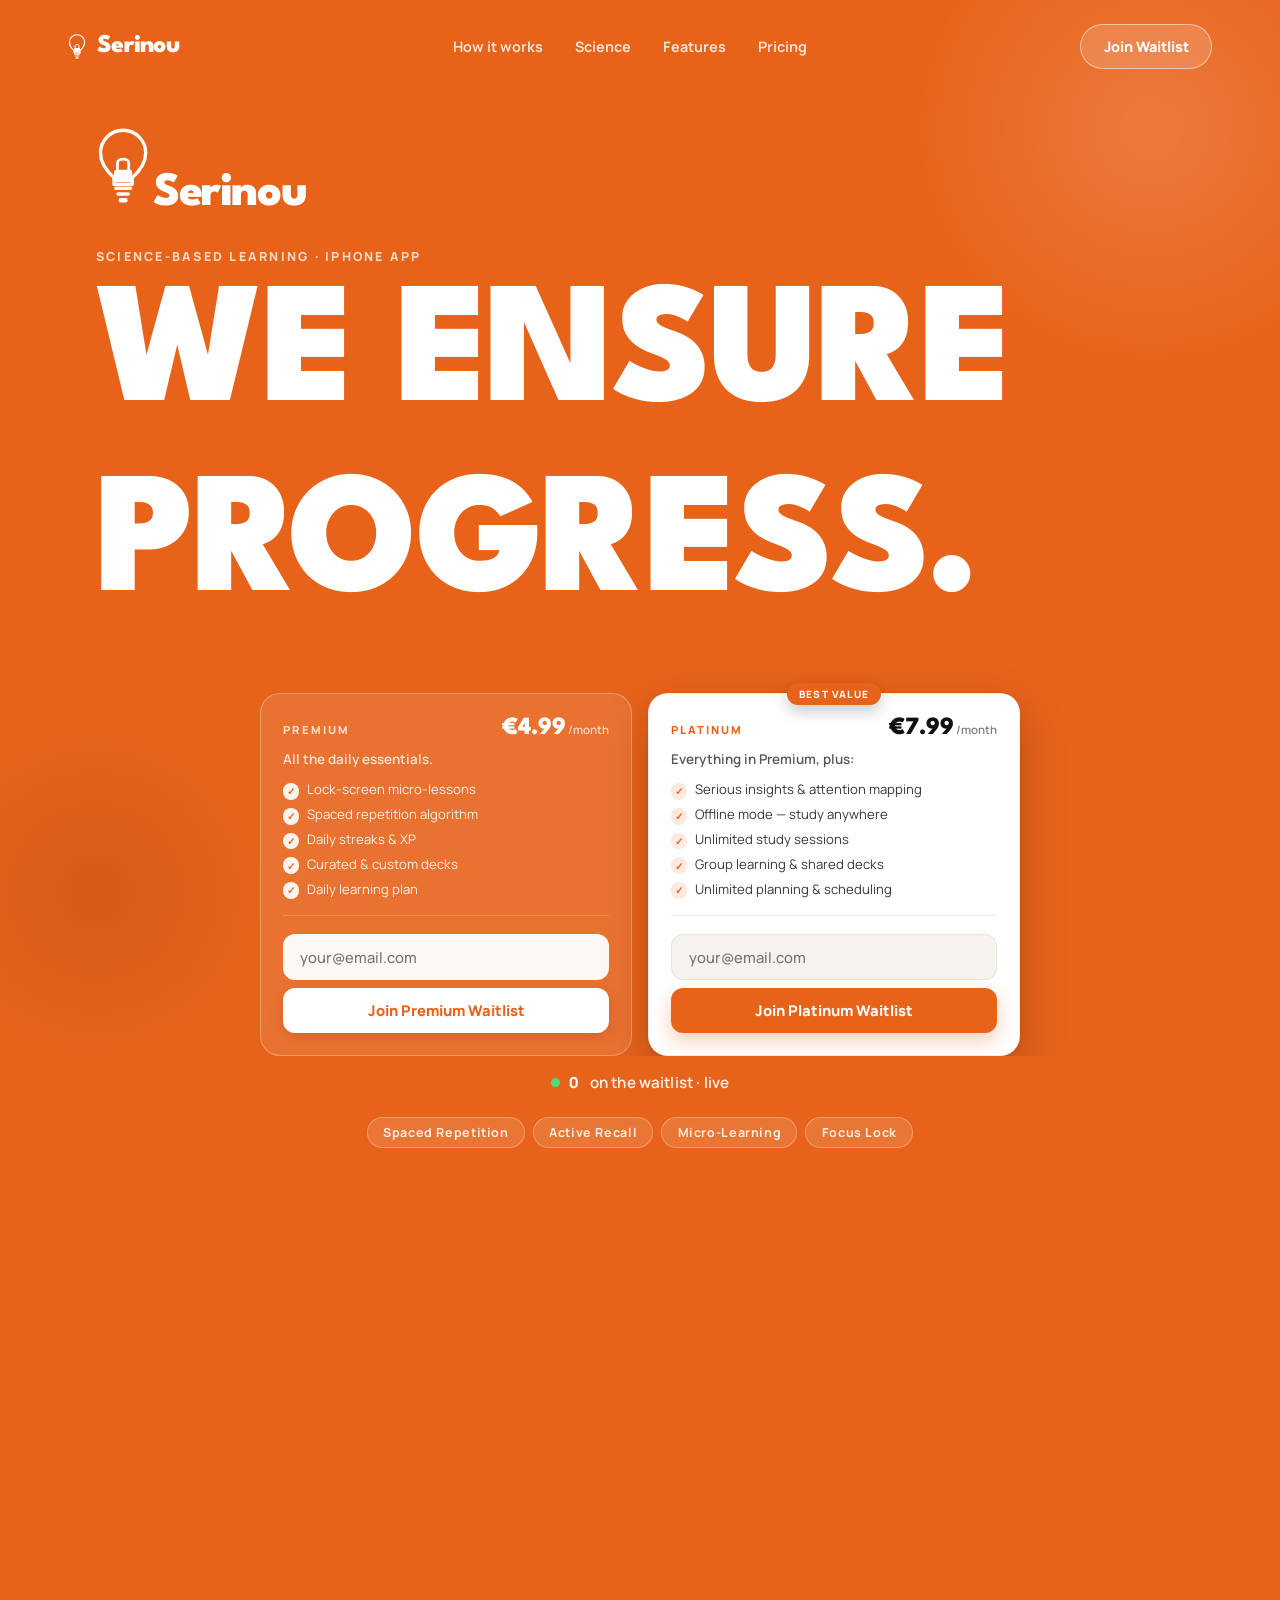
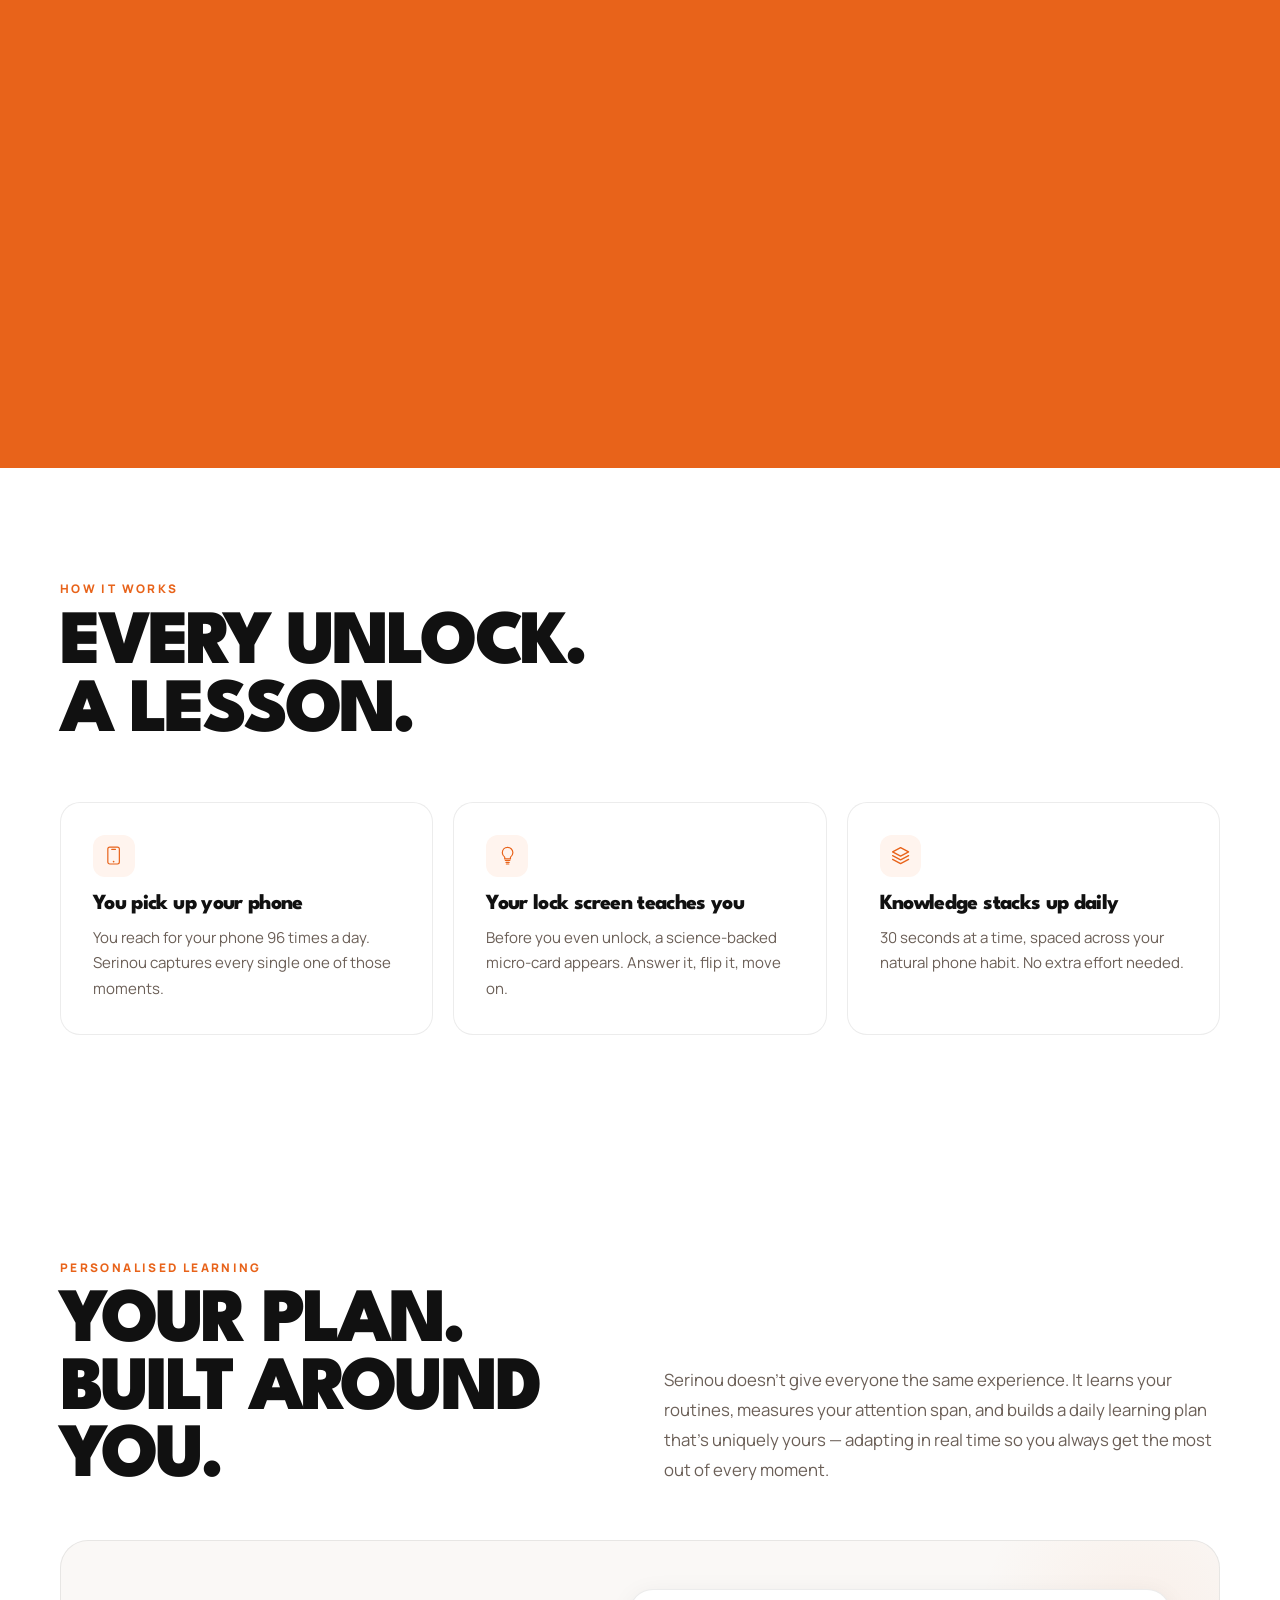
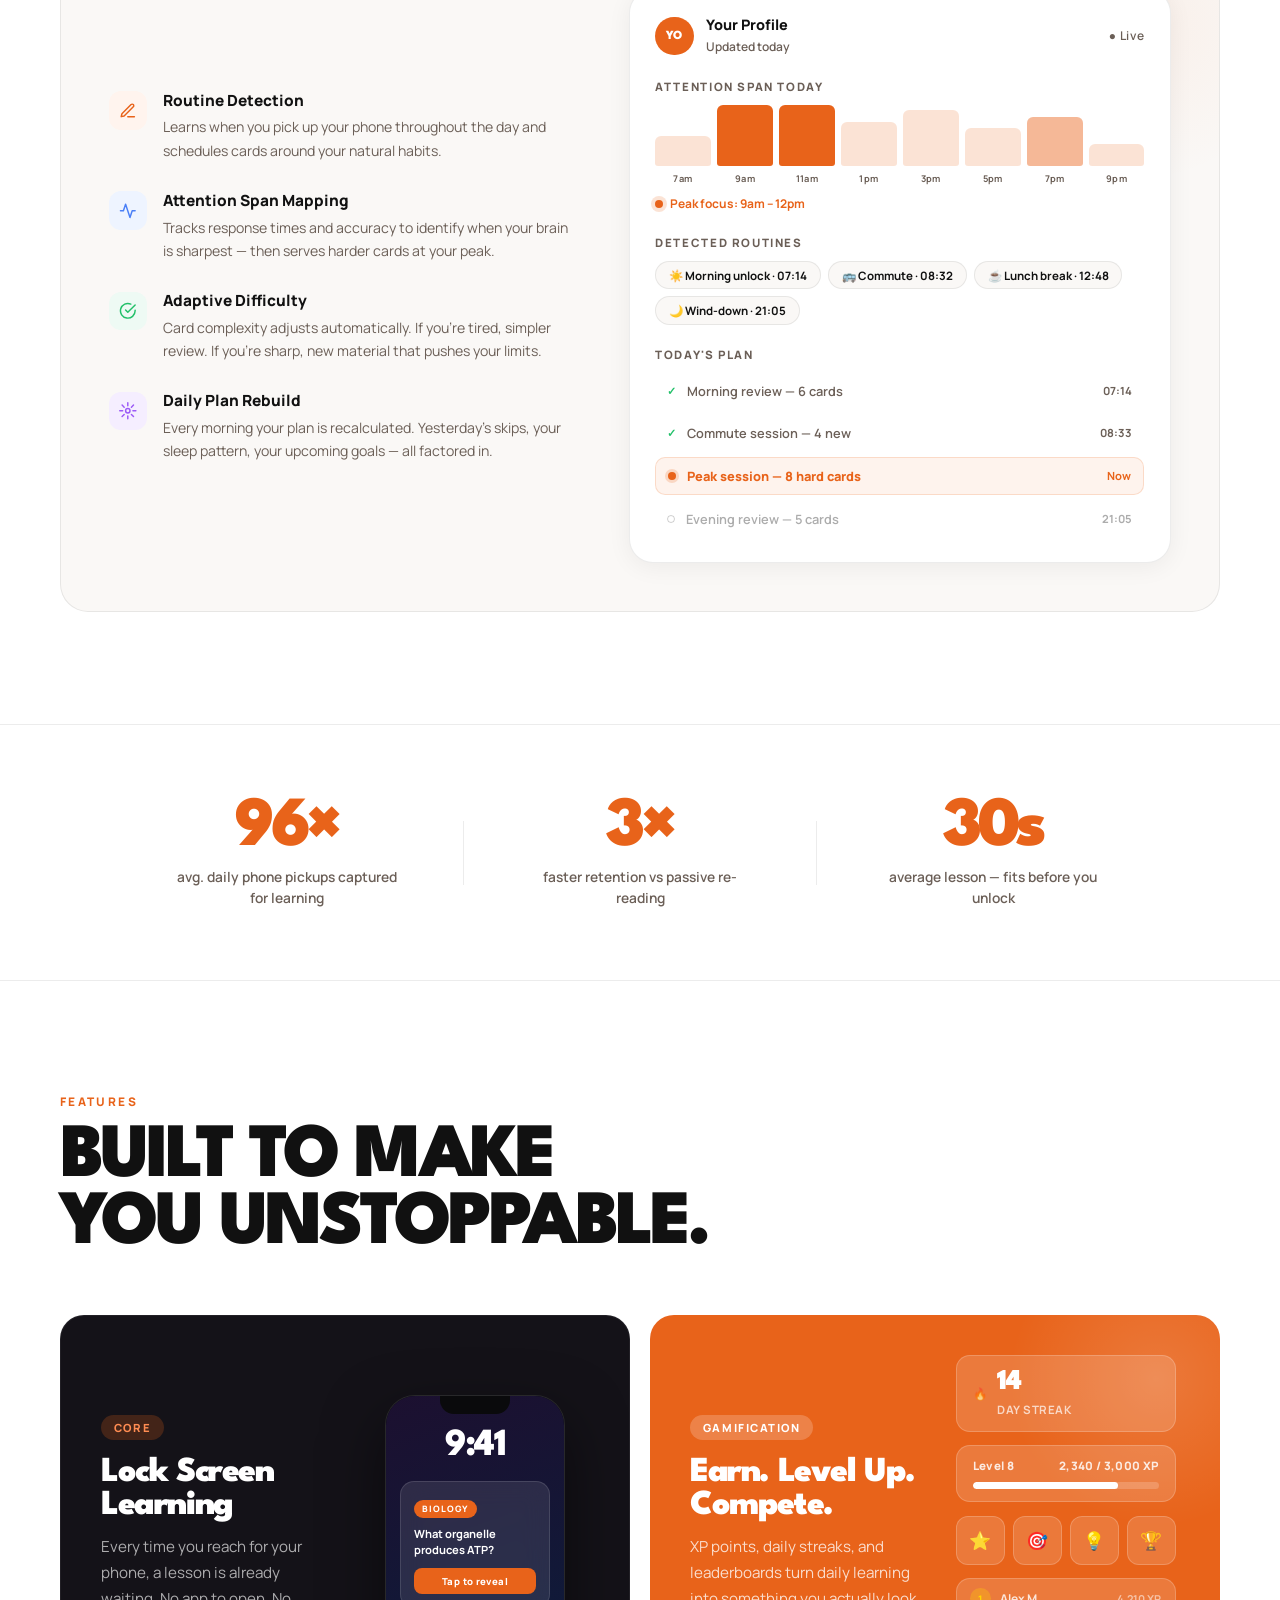
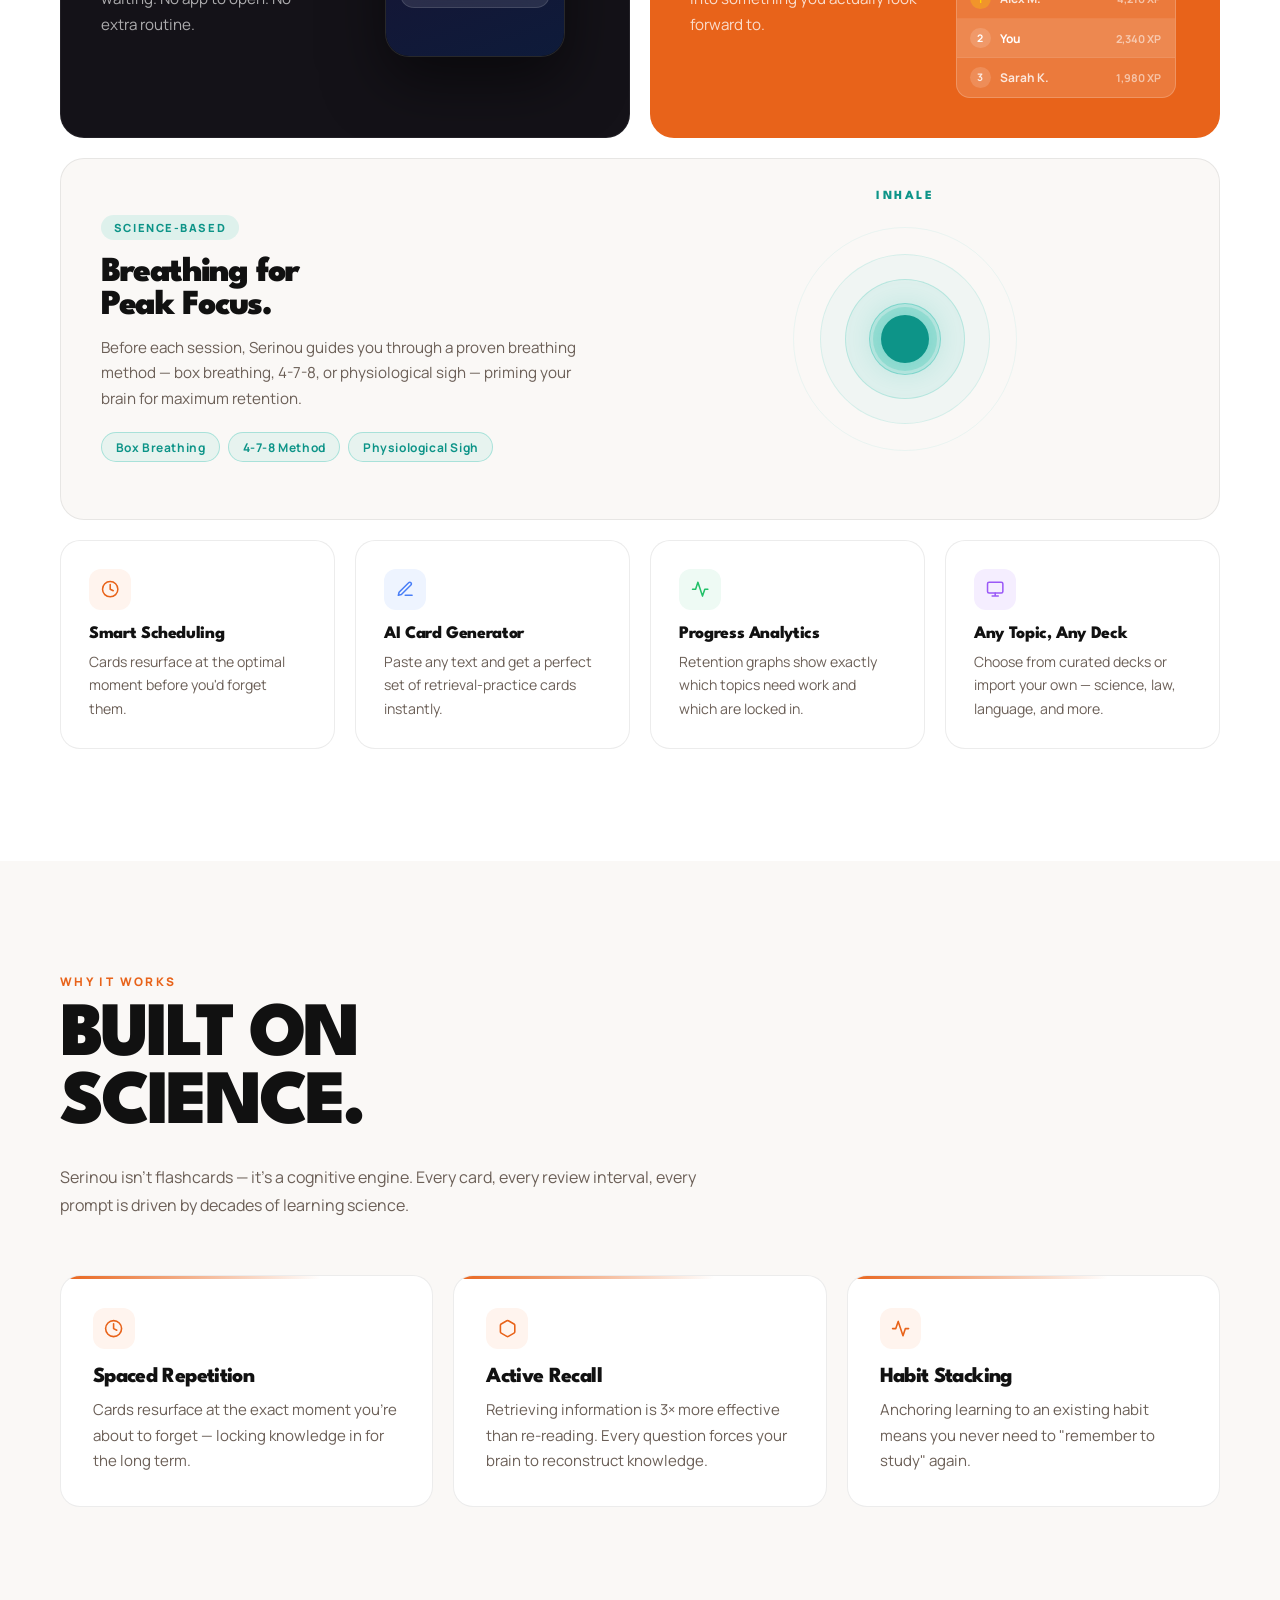
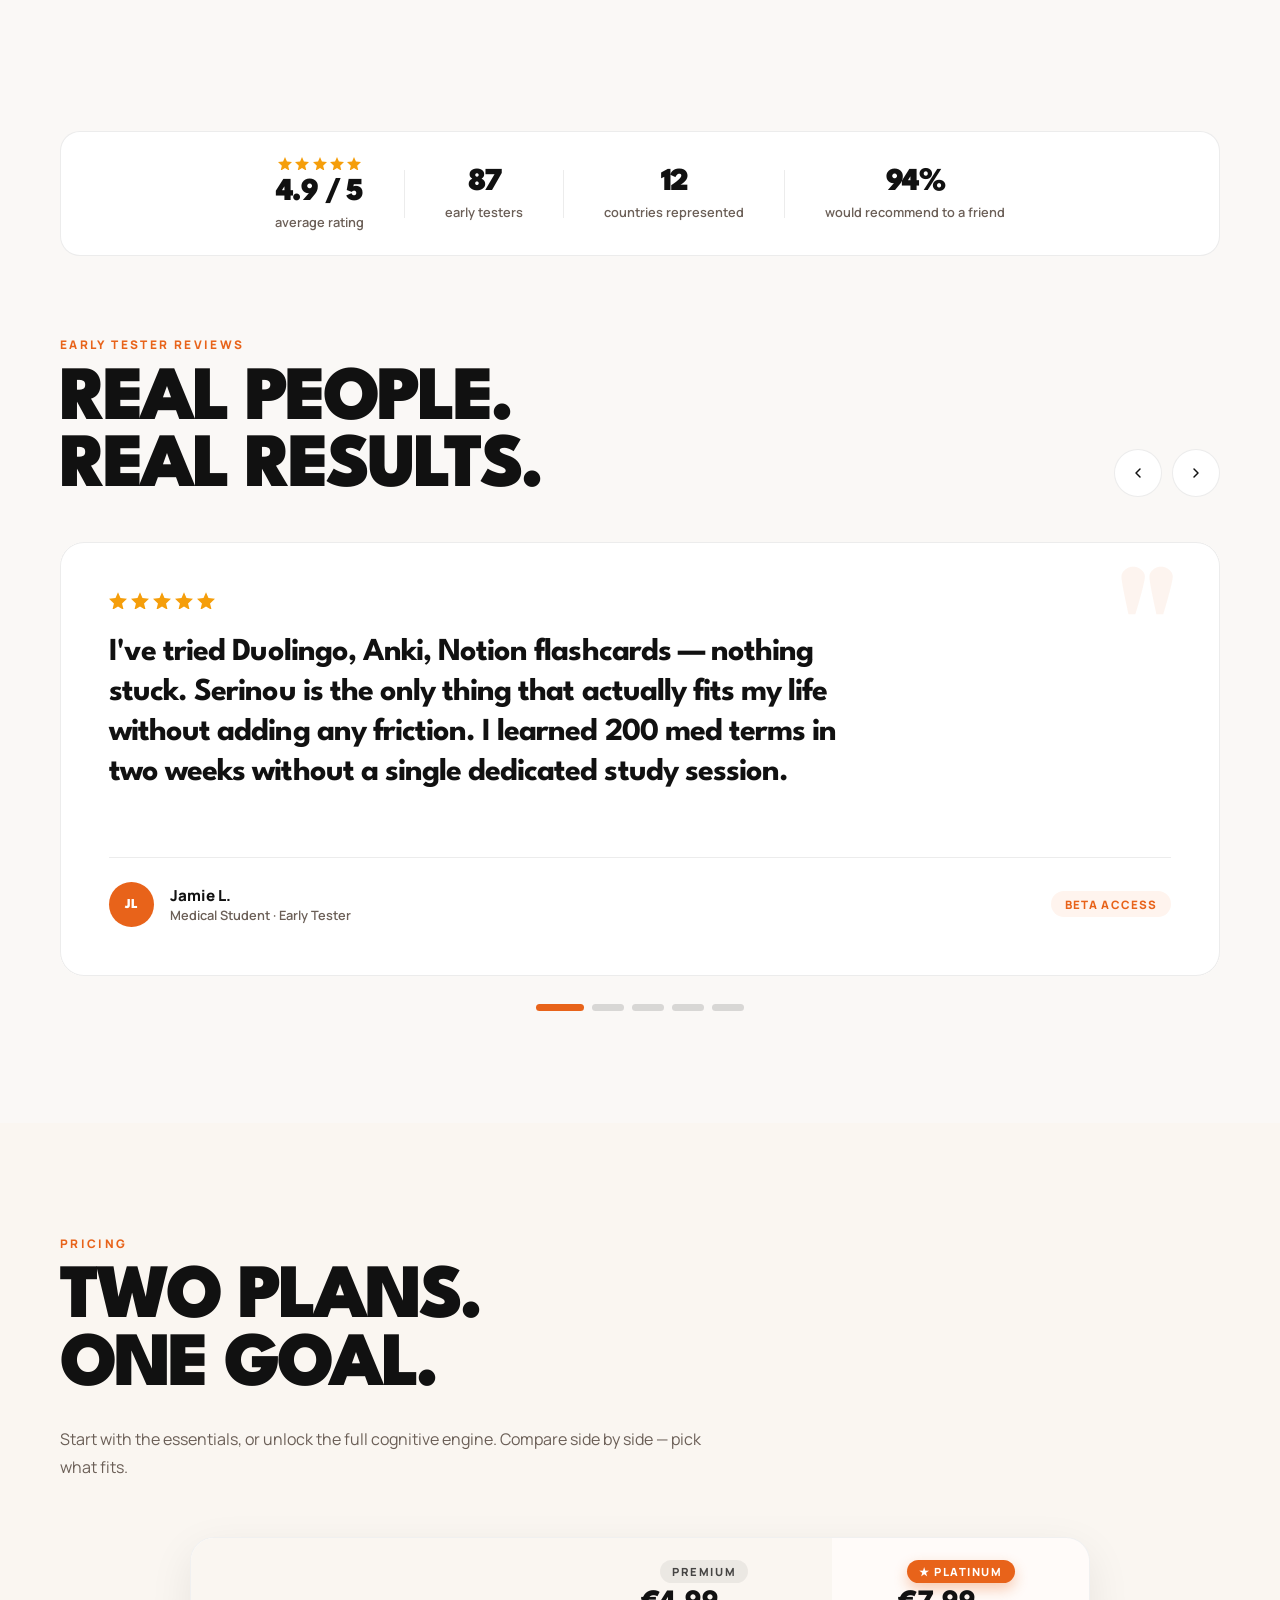
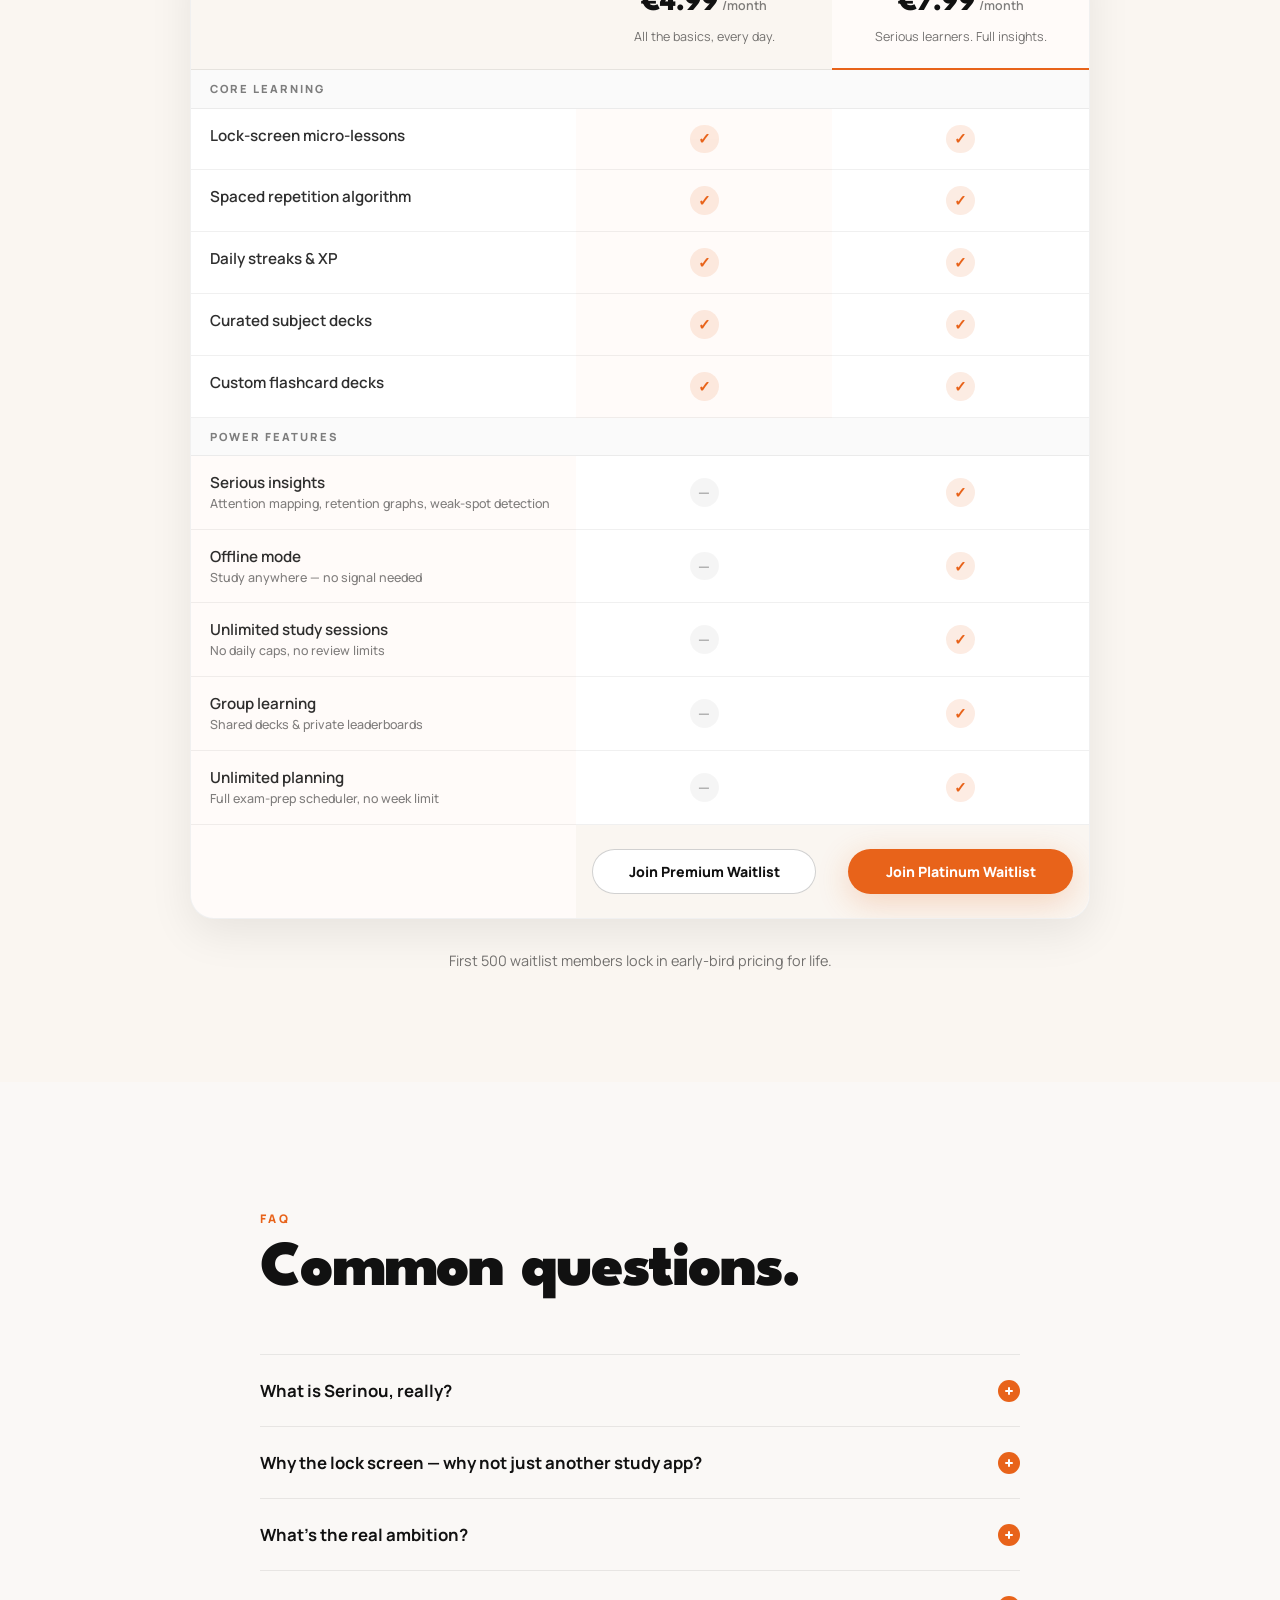
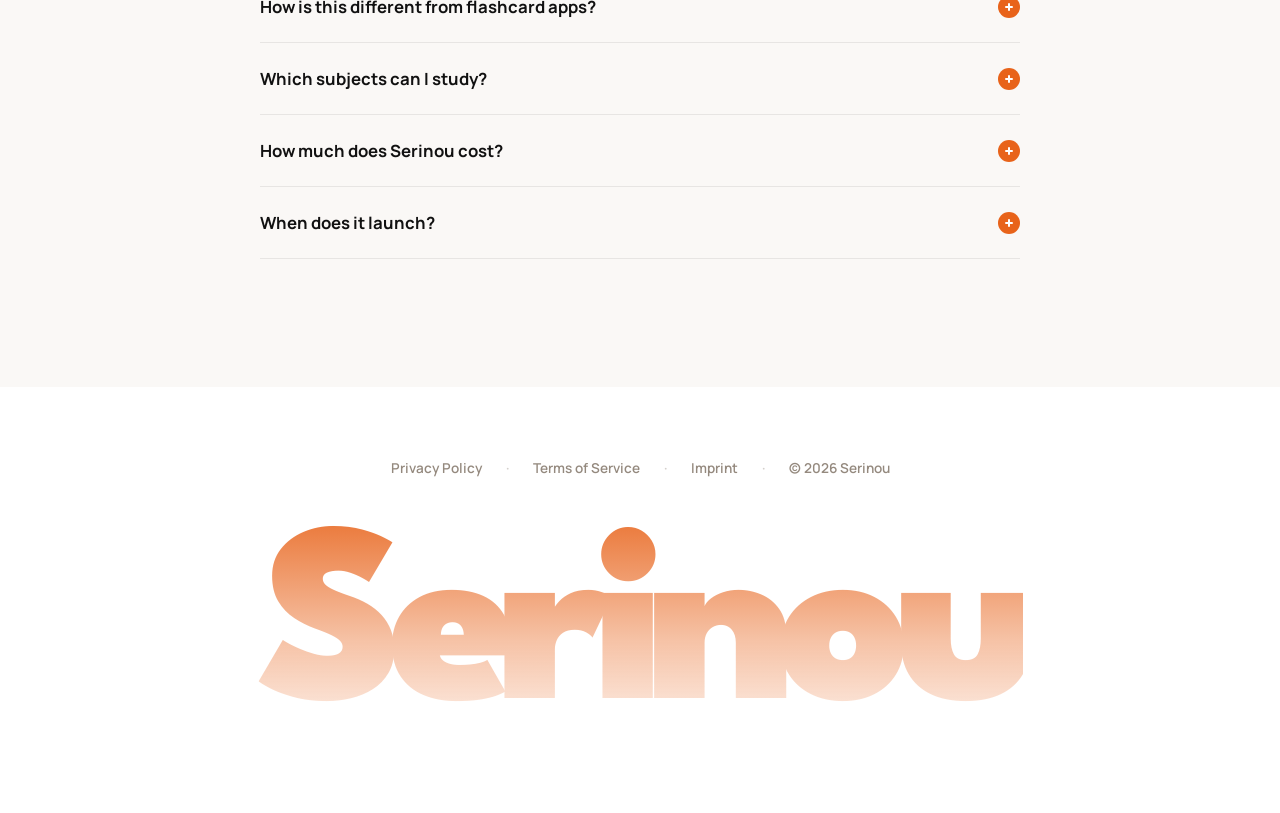
<file: index.html>
<!DOCTYPE html>
<html lang="en">
  <head>
    <meta charset="UTF-8" />
    <meta name="viewport" content="width=device-width, initial-scale=1.0" />
    <meta name="description" content="Serinou turns your phone lock screen into a science-backed micro-classroom. Spaced repetition, active recall, and habit-building — every time you unlock." />
    <title>Serinou — Learn While You Unlock</title>
    <link rel="preconnect" href="https://fonts.googleapis.com" />
    <link rel="preconnect" href="https://fonts.gstatic.com" crossorigin />
    <link href="https://fonts.googleapis.com/css2?family=League+Spartan:wght@500;600;700;800;900&family=Manrope:wght@400;500;600;700;800&display=swap" rel="stylesheet" />
    <link rel="stylesheet" href="styles.css" />
  </head>
  <body>
    <div class="page-shell">

      <!-- ── HERO (header lives inside) ── -->
      <section class="hero-block" id="top">
        <div class="hero-clip" aria-hidden="true"></div>
        <header class="site-header" id="site-header">
          <!-- full state -->
          <a class="brand header-full" href="#top" aria-label="Serinou home">
            <svg class="brand-icon blur-in" style="--i:0" viewBox="0 0 48 68" fill="none" xmlns="http://www.w3.org/2000/svg" aria-hidden="true">
              <path d="M24 2C13 2 4 11 4 22C4 31 9 38 16 44L16 50L32 50L32 44C39 38 44 31 44 22C44 11 35 2 24 2Z" stroke="currentColor" stroke-width="3" stroke-linejoin="round"/>
              <rect x="16" y="52" width="16" height="3" rx="1.5" fill="currentColor"/>
              <rect x="18" y="57" width="12" height="3" rx="1.5" fill="currentColor"/>
              <rect x="20" y="62" width="8" height="4" rx="2" fill="currentColor"/>
              <path d="M19 37V31C19 26.5 29 26.5 29 31V37" stroke="currentColor" stroke-width="2.5" stroke-linecap="round"/>
              <rect x="16" y="37" width="16" height="11" rx="2" fill="currentColor"/>
            </svg>
            <span class="brand-text"><span class="blur-in" style="--i:1">S</span><span class="blur-in" style="--i:2">e</span><span class="blur-in" style="--i:3">r</span><span class="blur-in" style="--i:4">i</span><span class="blur-in" style="--i:5">n</span><span class="blur-in" style="--i:6">o</span><span class="blur-in" style="--i:7">u</span></span>
          </a>
          <nav class="site-nav header-full" aria-label="Primary">
            <a class="blur-in" style="--i:8" href="#how-it-works">How it works</a>
            <a class="blur-in" style="--i:9" href="#science">Science</a>
            <a class="blur-in" style="--i:10" href="#features">Features</a>
            <a class="blur-in" style="--i:10" href="#pricing">Pricing</a>
          </nav>
          <a class="button button-white-outline header-full blur-in" style="--i:11" href="#waitlist">Join Waitlist</a>

          <!-- compact state (shown on scroll) -->
          <div class="header-compact">
            <a class="header-compact-icon" href="#top" aria-label="Serinou home">
              <svg width="16" height="20" viewBox="0 0 24 30" fill="none" xmlns="http://www.w3.org/2000/svg" aria-hidden="true">
                <path d="M12 2C7 2 3.5 5.5 3.5 10.5C3.5 13.5 5 16 7.5 17.5V21H16.5V17.5C19 16 20.5 13.5 20.5 10.5C20.5 5.5 17 2 12 2Z" stroke="currentColor" stroke-width="2.4" stroke-linejoin="round"/>
                <rect x="8.5" y="22.5" width="7" height="2" rx="1" fill="currentColor"/>
                <rect x="10" y="26" width="4" height="2" rx="1" fill="currentColor"/>
              </svg>
            </a>
            <a class="button header-compact-btn" href="#waitlist">Join Waitlist</a>
          </div>
        </header>

        <div class="hero-layout">
          <div class="hero-center">
            <div class="hero-line-wrap" style="--d:0s">
              <div class="hero-logo-mark hero-line">
                <svg viewBox="0 0 48 68" fill="none" xmlns="http://www.w3.org/2000/svg" aria-hidden="true">
                  <path d="M24 2C13 2 4 11 4 22C4 31 9 38 16 44L16 50L32 50L32 44C39 38 44 31 44 22C44 11 35 2 24 2Z" stroke="white" stroke-width="3" stroke-linejoin="round"/>
                  <rect x="16" y="52" width="16" height="3" rx="1.5" fill="white"/>
                  <rect x="18" y="57" width="12" height="3" rx="1.5" fill="white"/>
                  <rect x="20" y="62" width="8" height="4" rx="2" fill="white"/>
                  <path d="M19 37V31C19 26.5 29 26.5 29 31V37" stroke="white" stroke-width="2.5" stroke-linecap="round"/>
                  <rect x="16" y="37" width="16" height="11" rx="2" fill="white"/>
                </svg>
                <span>Serinou</span>
              </div>
            </div>
            <div class="hero-line-wrap" style="--d:.14s">
              <p class="hero-eyebrow hero-line">Science-based learning · iPhone app</p>
            </div>
            <h1 class="hero-title" aria-label="WE ENSURE PROGRESS">
              <div class="hero-line-wrap" style="--d:.28s"><span class="hero-line">WE ENSURE</span></div>
              <div class="hero-line-wrap" style="--d:.42s"><span class="hero-line">PROGRESS.</span></div>
            </h1>
            <div class="hero-line-wrap" style="--d:.58s">
              <div class="tier-waitlist-row hero-line" id="waitlist">

                <!-- PREMIUM TIER -->
                <div class="tier-card tier-card-free" id="waitlist-premium">
                  <div class="tier-card-head">
                    <span class="tier-card-label">Premium</span>
                    <span class="tier-card-price">€4.99<span>/month</span></span>
                  </div>
                  <p class="tier-card-desc">All the daily essentials.</p>
                  <ul class="tier-bullets">
                    <li><span class="tb-check">✓</span>Lock-screen micro-lessons</li>
                    <li><span class="tb-check">✓</span>Spaced repetition algorithm</li>
                    <li><span class="tb-check">✓</span>Daily streaks &amp; XP</li>
                    <li><span class="tb-check">✓</span>Curated &amp; custom decks</li>
                    <li><span class="tb-check">✓</span>Daily learning plan</li>
                  </ul>
                  <form class="tier-waitlist-form" id="hero-waitlist-form-premium" data-tier="premium" novalidate>
                    <input type="hidden" name="tier" value="Premium (€4.99/mo)" />
                    <input type="email" name="email" placeholder="your@email.com" class="waitlist-input tier-input" required aria-label="Email address for Premium waitlist" />
                    <div class="hp-field" aria-hidden="true">
                      <input type="text" name="_gotcha" tabindex="-1" autocomplete="off" />
                      <input type="text" name="phone"   tabindex="-1" autocomplete="off" />
                      <input type="url"  name="website" tabindex="-1" autocomplete="off" />
                      <input type="text" name="address" tabindex="-1" autocomplete="off" />
                    </div>
                    <button type="submit" class="button button-white tier-submit">Join Premium Waitlist</button>
                  </form>
                  <p class="tier-confirm" aria-live="polite" hidden>You're on the Premium waitlist. We'll be in touch.</p>
                  <p class="tier-error" aria-live="polite" hidden></p>
                </div>

                <!-- PLATINUM TIER -->
                <div class="tier-card tier-card-pro" id="waitlist-platinum">
                  <div class="tier-card-badge">Best Value</div>
                  <div class="tier-card-head">
                    <span class="tier-card-label tier-card-label-pro">Platinum</span>
                    <span class="tier-card-price">€7.99<span>/month</span></span>
                  </div>
                  <p class="tier-card-desc">Everything in Premium, plus:</p>
                  <ul class="tier-bullets tier-bullets-pro">
                    <li><span class="tb-check">✓</span>Serious insights &amp; attention mapping</li>
                    <li><span class="tb-check">✓</span>Offline mode — study anywhere</li>
                    <li><span class="tb-check">✓</span>Unlimited study sessions</li>
                    <li><span class="tb-check">✓</span>Group learning &amp; shared decks</li>
                    <li><span class="tb-check">✓</span>Unlimited planning &amp; scheduling</li>
                  </ul>
                  <form class="tier-waitlist-form" id="hero-waitlist-form-platinum" data-tier="platinum" novalidate>
                    <input type="hidden" name="tier" value="Platinum (€7.99/mo)" />
                    <input type="email" name="email" placeholder="your@email.com" class="waitlist-input tier-input" required aria-label="Email address for Platinum waitlist" />
                    <div class="hp-field" aria-hidden="true">
                      <input type="text" name="_gotcha" tabindex="-1" autocomplete="off" />
                      <input type="text" name="phone"   tabindex="-1" autocomplete="off" />
                      <input type="url"  name="website" tabindex="-1" autocomplete="off" />
                      <input type="text" name="address" tabindex="-1" autocomplete="off" />
                    </div>
                    <button type="submit" class="button button-orange tier-submit">Join Platinum Waitlist</button>
                  </form>
                  <p class="tier-confirm" aria-live="polite" hidden>You're on the Platinum waitlist. We'll be in touch.</p>
                  <p class="tier-error" aria-live="polite" hidden></p>
                </div>

              </div>
            </div>
            <p class="hero-waitlist-error" id="hero-waitlist-error" aria-live="polite" hidden></p>
            <div class="hero-line-wrap hero-center-align" style="--d:.65s">
              <p class="waitlist-counter hero-line" id="waitlistCounter" aria-live="polite">
                <span class="wc-dot" aria-hidden="true"></span>
                <strong id="waitlistCount">0</strong>&nbsp;on the waitlist&nbsp;·&nbsp;live
              </p>
            </div>
            <div class="hero-line-wrap hero-center-align" style="--d:.78s">
              <div class="hero-pills hero-line">
                <span>Spaced Repetition</span>
                <span>Active Recall</span>
                <span>Micro-Learning</span>
                <span>Focus Lock</span>
              </div>
            </div>
          </div>

        </div>

      </section>

      <!-- ── ZOOM SHOWCASE ── -->
      <section class="zoom-section" id="zoom-showcase" aria-hidden="true">
        <div class="zoom-inner">
          <div class="showcase-col showcase-col--left">
            <div class="showcase-item">
              <span class="sc-line">ZERO</span>
              <span class="sc-line">EXTRA</span>
              <span class="sc-line">TIME</span>
            </div>
            <div class="showcase-item">
              <span class="sc-line">SCIENCE</span>
              <span class="sc-line">BACKED</span>
            </div>
          </div>

          <div class="zoom-phone">
            <img src="Images/Design ohne Titel bg removed.png" alt="Serinou app screenshot" class="zp-img">
            <div class="zp-mockup" style="display:none">
              <div class="zp-status">
                <span class="zp-time-small">13:42</span>
                <div class="zp-island"></div>
                <div class="zp-status-icons">
                  <svg viewBox="0 0 17 12" fill="white" width="14" height="10"><rect x="0" y="6" width="3" height="6" rx="0.6"/><rect x="4.5" y="4" width="3" height="8" rx="0.6"/><rect x="9" y="2" width="3" height="10" rx="0.6"/><rect x="13.5" y="0" width="3" height="12" rx="0.6" opacity="0.35"/></svg>
                  <svg viewBox="0 0 24 17" fill="white" width="15" height="11"><path d="M12 3C7.2 3 3 5.1 0 8.5L2.4 11C4.8 8.2 8.2 6.5 12 6.5s7.2 1.7 9.6 4.5L24 8.5C21 5.1 16.8 3 12 3zm0 5.5c-3 0-5.7 1.3-7.6 3.4L6.8 14C8.2 12.5 10 11.5 12 11.5s3.8 1 5.2 2.5l2.4-2.1C17.7 9.8 15 8.5 12 8.5zm0 5.5c-1.4 0-2.6.6-3.5 1.5L12 19l3.5-3.5c-.9-.9-2.1-1.5-3.5-1.5z"/></svg>
                  <div class="zp-battery">58</div>
                </div>
              </div>
              <div class="zp-screen">

                <div class="zp-header">
                  <div class="zp-header-left">
                    <div class="zp-header-small">My</div>
                    <div class="zp-header-title">My Learning</div>
                  </div>
                  <div class="zp-gear">
                    <svg viewBox="0 0 24 24" fill="none" stroke="#e8631a" stroke-width="2" width="15" height="15"><circle cx="12" cy="12" r="3"/><path d="M19.4 15a1.65 1.65 0 00.33 1.82l.06.06a2 2 0 010 2.83 2 2 0 01-2.83 0l-.06-.06a1.65 1.65 0 00-1.82-.33 1.65 1.65 0 00-1 1.51V21a2 2 0 01-4 0v-.09A1.65 1.65 0 009 19.4a1.65 1.65 0 00-1.82.33l-.06.06a2 2 0 01-2.83-2.83l.06-.06A1.65 1.65 0 004.68 15a1.65 1.65 0 00-1.51-1H3a2 2 0 010-4h.09A1.65 1.65 0 004.6 9a1.65 1.65 0 00-.33-1.82l-.06-.06a2 2 0 012.83-2.83l.06.06A1.65 1.65 0 009 4.68a1.65 1.65 0 001-1.51V3a2 2 0 014 0v.09a1.65 1.65 0 001 1.51 1.65 1.65 0 001.82-.33l.06-.06a2 2 0 012.83 2.83l-.06.06A1.65 1.65 0 0019.4 9a1.65 1.65 0 001.51 1H21a2 2 0 010 4h-.09a1.65 1.65 0 00-1.51 1z"/></svg>
                  </div>
                </div>

                <div class="zp-focus-card">
                  <div class="zp-focus-label">Current Focus</div>
                  <div class="zp-focus-btns">
                    <button class="zp-btn-primary">
                      <svg viewBox="0 0 24 24" fill="white" width="12" height="12"><path d="M4 19.5A2.5 2.5 0 016.5 17H20V3H6.5A2.5 2.5 0 004 5.5v14zm0 0A2.5 2.5 0 006.5 22H20v-5H6.5A2.5 2.5 0 004 19.5z"/></svg>
                      Start Study Session
                    </button>
                    <button class="zp-btn-secondary">
                      <svg viewBox="0 0 24 24" fill="rgba(255,255,255,0.7)" width="11" height="11"><path d="M18 8h-1V6c0-2.76-2.24-5-5-5S7 3.24 7 6v2H6c-1.1 0-2 .9-2 2v10c0 1.1.9 2 2 2h12c1.1 0 2-.9 2-2V10c0-1.1-.9-2-2-2zm-6 9c-1.1 0-2-.9-2-2s.9-2 2-2 2 .9 2 2-.9 2-2 2zm3.1-9H8.9V6c0-1.71 1.39-3.1 3.1-3.1 1.71 0 3.1 1.39 3.1 3.1v2z"/></svg>
                      Focus Lock Mode
                    </button>
                  </div>
                </div>

                <div class="zp-xp-card">
                  <div class="zp-xp-badge">1</div>
                  <div class="zp-xp-info">
                    <div class="zp-xp-name">Study Sphere <span class="zp-level">LEVEL 10</span></div>
                    <div class="zp-xp-track"><div class="zp-xp-fill" style="width:75%"></div></div>
                    <div class="zp-xp-pts">75 / 100 XP</div>
                  </div>
                </div>

                <div class="zp-goal-tabs">
                  <div class="zp-goal-col zp-goal-active">
                    <div class="zp-goal-top">🔥 goal</div>
                    <div class="zp-goal-track"><div class="zp-goal-fill" style="width:67%;background:#e8631a"></div></div>
                    <div class="zp-goal-sub">120m/180m Goal</div>
                  </div>
                  <div class="zp-goal-divider"></div>
                  <div class="zp-goal-col">
                    <div class="zp-goal-top">🎓 Courses</div>
                    <div class="zp-goal-track"><div class="zp-goal-fill" style="width:50%;background:#4a8af4"></div></div>
                    <div class="zp-goal-sub" style="color:#4a8af4">Courses</div>
                  </div>
                  <div class="zp-goal-divider"></div>
                  <div class="zp-goal-col">
                    <div class="zp-goal-top">🔥 Streak</div>
                    <div class="zp-goal-track"><div class="zp-goal-fill" style="width:80%;background:#f45a4a"></div></div>
                    <div class="zp-goal-sub" style="color:#f45a4a">Streak</div>
                  </div>
                </div>

                <div class="zp-timeline-card">
                  <div class="zp-timeline-title">⚡ Learning Timeline</div>
                  <div class="zp-tl-item"><span class="zp-dot" style="background:#3ddc84"></span>09:00 – Math (30m)</div>
                  <div class="zp-tl-item"><span class="zp-dot" style="background:#4a8af4"></span>11:30 – History Quiz (15m)</div>
                  <div class="zp-tl-item"><span class="zp-dot" style="background:#f472b6"></span>13:00 – Science Lab (45m)</div>
                </div>

                <div class="zp-premium-banner">
                  <svg viewBox="0 0 24 24" fill="white" width="13" height="13"><path d="M12 2L2 7l10 5 10-5-10-5zM2 17l10 5 10-5M2 12l10 5 10-5"/></svg>
                  <span>Unlock Full Access</span>
                  <span class="zp-arr">→</span>
                </div>

                <div class="zp-tabbar">
                  <div class="zp-tab zp-tab-active"><svg viewBox="0 0 24 24" fill="currentColor" width="17" height="17"><path d="M10 20v-6h4v6h5v-8h3L12 3 2 12h3v8z"/></svg><span>Home</span></div>
                  <div class="zp-tab"><svg viewBox="0 0 24 24" fill="none" stroke="currentColor" stroke-width="2" width="17" height="17"><rect x="3" y="3" width="7" height="7" rx="1"/><rect x="14" y="3" width="7" height="7" rx="1"/><rect x="3" y="14" width="7" height="7" rx="1"/><rect x="14" y="14" width="7" height="7" rx="1"/></svg><span>Curriculum</span></div>
                  <div class="zp-tab"><svg viewBox="0 0 24 24" fill="none" stroke="currentColor" stroke-width="2" width="17" height="17"><path d="M12 20h9"/><path d="M16.5 3.5a2.121 2.121 0 013 3L7 19l-4 1 1-4L16.5 3.5z"/></svg><span>Quiz Hub</span></div>
                  <div class="zp-tab"><svg viewBox="0 0 24 24" fill="none" stroke="currentColor" stroke-width="2" width="17" height="17"><path d="M17 21v-2a4 4 0 00-4-4H5a4 4 0 00-4 4v2"/><circle cx="9" cy="7" r="4"/><path d="M23 21v-2a4 4 0 00-3-3.87M16 3.13a4 4 0 010 7.75"/></svg><span>Community</span></div>
                  <div class="zp-tab"><svg viewBox="0 0 24 24" fill="none" stroke="currentColor" stroke-width="2" width="17" height="17"><path d="M20 21v-2a4 4 0 00-4-4H8a4 4 0 00-4 4v2"/><circle cx="12" cy="7" r="4"/></svg><span>Profile</span></div>
                </div>

              </div>
            </div>
          </div>

          <div class="showcase-col showcase-col--right">
            <div class="showcase-item">
              <span class="sc-line">BUILT</span>
              <span class="sc-line">FOR</span>
              <span class="sc-line">YOU</span>
            </div>
            <div class="showcase-item">
              <span class="sc-line">30 SEC</span>
              <span class="sc-line">LESSONS</span>
            </div>
          </div>
        </div>
      </section>

      <main>

        <!-- ── HOW IT WORKS ── -->
        <section id="how-it-works" class="content-section">
          <div class="section-container">
            <div class="section-label" data-reveal="up">How it works</div>
            <h2 class="section-title" data-reveal="up">EVERY UNLOCK.<br>A LESSON.</h2>
            <div class="cards-grid cards-3" data-reveal="up">
              <article class="card">
                <span class="card-icon" aria-hidden="true">
                  <svg viewBox="0 0 32 40" fill="none" xmlns="http://www.w3.org/2000/svg">
                    <rect x="4" y="2.5" width="24" height="35" rx="4" stroke="currentColor" stroke-width="2.5"/>
                    <line x1="12" y1="7" x2="20" y2="7" stroke="currentColor" stroke-width="2.4" stroke-linecap="round"/>
                    <circle cx="16" cy="32.5" r="1.8" fill="currentColor"/>
                  </svg>
                </span>
                <h3>You pick up your phone</h3>
                <p>You reach for your phone 96 times a day. Serinou captures every single one of those moments.</p>
              </article>
              <article class="card">
                <span class="card-icon" aria-hidden="true">
                  <svg viewBox="0 0 36 40" fill="none" xmlns="http://www.w3.org/2000/svg">
                    <path d="M18 3C11.5 3 7 7.8 7 14C7 17.8 9 21 12 23.2V27H24V23.2C27 21 29 17.8 29 14C29 7.8 24.5 3 18 3Z" stroke="currentColor" stroke-width="2.5" stroke-linejoin="round"/>
                    <rect x="12" y="29" width="12" height="2.5" rx="1.25" fill="currentColor"/>
                    <rect x="13.5" y="33" width="9" height="2.5" rx="1.25" fill="currentColor"/>
                    <line x1="15.5" y1="37.5" x2="20.5" y2="37.5" stroke="currentColor" stroke-width="2.5" stroke-linecap="round"/>
                  </svg>
                </span>
                <h3>Your lock screen teaches you</h3>
                <p>Before you even unlock, a science-backed micro-card appears. Answer it, flip it, move on.</p>
              </article>
              <article class="card">
                <span class="card-icon" aria-hidden="true">
                  <svg viewBox="0 0 36 36" fill="none" xmlns="http://www.w3.org/2000/svg">
                    <path d="M18 3L3 11L18 19L33 11L18 3Z" stroke="currentColor" stroke-width="2.5" stroke-linejoin="round"/>
                    <path d="M3 18L18 26L33 18" stroke="currentColor" stroke-width="2.5" stroke-linejoin="round" stroke-linecap="round"/>
                    <path d="M3 25L18 33L33 25" stroke="currentColor" stroke-width="2.5" stroke-linejoin="round" stroke-linecap="round"/>
                  </svg>
                </span>
                <h3>Knowledge stacks up daily</h3>
                <p>30 seconds at a time, spaced across your natural phone habit. No extra effort needed.</p>
              </article>
            </div>
          </div>
        </section>

        <!-- ── PERSONAL PLAN ── -->
        <section class="personal-section content-section" id="personal-plan">
          <div class="section-container">

            <div class="personal-header" data-reveal="up">
              <div>
                <div class="section-label">Personalised Learning</div>
                <h2 class="section-title" style="margin-bottom:0">YOUR PLAN.<br>BUILT AROUND<br>YOU.</h2>
              </div>
              <p class="personal-intro">
                Serinou doesn't give everyone the same experience. It learns your routines, measures your attention span, and builds a daily learning plan that's uniquely yours — adapting in real time so you always get the most out of every moment.
              </p>
            </div>

            <!-- big visual card -->
            <div class="personal-card" data-reveal="up">

              <div class="personal-copy">
                <ul class="personal-list">
                  <li>
                    <div class="pl-icon" style="background:#fff4ee;color:#e8631a;">
                      <svg viewBox="0 0 24 24" fill="none" stroke="currentColor" stroke-width="2" stroke-linecap="round" stroke-linejoin="round"><path d="M12 20h9"/><path d="M16.5 3.5a2.121 2.121 0 0 1 3 3L7 19l-4 1 1-4L16.5 3.5z"/></svg>
                    </div>
                    <div>
                      <strong>Routine Detection</strong>
                      <span>Learns when you pick up your phone throughout the day and schedules cards around your natural habits.</span>
                    </div>
                  </li>
                  <li>
                    <div class="pl-icon" style="background:#eef4ff;color:#4a7ff7;">
                      <svg viewBox="0 0 24 24" fill="none" stroke="currentColor" stroke-width="2" stroke-linecap="round" stroke-linejoin="round"><polyline points="22 12 18 12 15 21 9 3 6 12 2 12"/></svg>
                    </div>
                    <div>
                      <strong>Attention Span Mapping</strong>
                      <span>Tracks response times and accuracy to identify when your brain is sharpest — then serves harder cards at your peak.</span>
                    </div>
                  </li>
                  <li>
                    <div class="pl-icon" style="background:#eefaf4;color:#22c069;">
                      <svg viewBox="0 0 24 24" fill="none" stroke="currentColor" stroke-width="2" stroke-linecap="round" stroke-linejoin="round"><path d="M22 11.08V12a10 10 0 1 1-5.93-9.14"/><polyline points="22 4 12 14.01 9 11.01"/></svg>
                    </div>
                    <div>
                      <strong>Adaptive Difficulty</strong>
                      <span>Card complexity adjusts automatically. If you're tired, simpler review. If you're sharp, new material that pushes your limits.</span>
                    </div>
                  </li>
                  <li>
                    <div class="pl-icon" style="background:#f5eeff;color:#9b59f7;">
                      <svg viewBox="0 0 24 24" fill="none" stroke="currentColor" stroke-width="2" stroke-linecap="round" stroke-linejoin="round"><circle cx="12" cy="12" r="3"/><path d="M12 1v4M12 19v4M4.22 4.22l2.83 2.83M16.95 16.95l2.83 2.83M1 12h4M19 12h4M4.22 19.78l2.83-2.83M16.95 7.05l2.83-2.83"/></svg>
                    </div>
                    <div>
                      <strong>Daily Plan Rebuild</strong>
                      <span>Every morning your plan is recalculated. Yesterday's skips, your sleep pattern, your upcoming goals — all factored in.</span>
                    </div>
                  </li>
                </ul>
              </div>

              <div class="personal-visual">
                <div class="pv-card">
                  <div class="pv-header">
                    <div class="pv-avatar">YO</div>
                    <div>
                      <strong>Your Profile</strong>
                      <span>Updated today</span>
                    </div>
                    <span class="pv-live-badge">● Live</span>
                  </div>

                  <div class="pv-attention">
                    <p class="pv-label">Attention span today</p>
                    <div class="pv-bars">
                      <div class="pv-bar-wrap">
                        <div class="pv-bar" style="--h:38%"></div>
                        <span>7am</span>
                      </div>
                      <div class="pv-bar-wrap">
                        <div class="pv-bar pv-bar-peak" style="--h:92%"></div>
                        <span>9am</span>
                      </div>
                      <div class="pv-bar-wrap">
                        <div class="pv-bar pv-bar-peak" style="--h:100%"></div>
                        <span>11am</span>
                      </div>
                      <div class="pv-bar-wrap">
                        <div class="pv-bar" style="--h:55%"></div>
                        <span>1pm</span>
                      </div>
                      <div class="pv-bar-wrap">
                        <div class="pv-bar" style="--h:70%"></div>
                        <span>3pm</span>
                      </div>
                      <div class="pv-bar-wrap">
                        <div class="pv-bar" style="--h:48%"></div>
                        <span>5pm</span>
                      </div>
                      <div class="pv-bar-wrap">
                        <div class="pv-bar pv-bar-mid" style="--h:62%"></div>
                        <span>7pm</span>
                      </div>
                      <div class="pv-bar-wrap">
                        <div class="pv-bar" style="--h:28%"></div>
                        <span>9pm</span>
                      </div>
                    </div>
                    <div class="pv-peak-label">
                      <span class="pv-peak-dot"></span>
                      Peak focus: 9am – 12pm
                    </div>
                  </div>

                  <div class="pv-routines">
                    <p class="pv-label">Detected routines</p>
                    <div class="pv-routine-chips">
                      <span>☀️ Morning unlock · 07:14</span>
                      <span>🚌 Commute · 08:32</span>
                      <span>☕ Lunch break · 12:48</span>
                      <span>🌙 Wind-down · 21:05</span>
                    </div>
                  </div>

                  <div class="pv-today">
                    <p class="pv-label">Today's plan</p>
                    <div class="pv-plan-rows">
                      <div class="pv-plan-row pv-plan-done">
                        <span class="pv-plan-check">✓</span>
                        <span>Morning review — 6 cards</span>
                        <span class="pv-plan-time">07:14</span>
                      </div>
                      <div class="pv-plan-row pv-plan-done">
                        <span class="pv-plan-check">✓</span>
                        <span>Commute session — 4 new</span>
                        <span class="pv-plan-time">08:33</span>
                      </div>
                      <div class="pv-plan-row pv-plan-active">
                        <span class="pv-plan-dot"></span>
                        <span>Peak session — 8 hard cards</span>
                        <span class="pv-plan-time">Now</span>
                      </div>
                      <div class="pv-plan-row pv-plan-upcoming">
                        <span class="pv-plan-upcoming-dot"></span>
                        <span>Evening review — 5 cards</span>
                        <span class="pv-plan-time">21:05</span>
                      </div>
                    </div>
                  </div>

                </div>
              </div>

            </div>
          </div>
        </section>

        <!-- ── STATS ── -->
        <section class="stats-section" data-reveal="up">
          <div class="section-container stats-inner">
            <div class="stat-item">
              <strong>96×</strong>
              <span>avg. daily phone pickups captured for learning</span>
            </div>
            <div class="stat-divider" aria-hidden="true"></div>
            <div class="stat-item">
              <strong>3×</strong>
              <span>faster retention vs passive re-reading</span>
            </div>
            <div class="stat-divider" aria-hidden="true"></div>
            <div class="stat-item">
              <strong>30s</strong>
              <span>average lesson — fits before you unlock</span>
            </div>
          </div>
        </section>



        <!-- ── FEATURES ── -->
        <section id="features" class="content-section">
          <div class="section-container">
            <div class="section-label" data-reveal="up">Features</div>
            <h2 class="section-title" data-reveal="up">BUILT TO MAKE<br>YOU UNSTOPPABLE.</h2>

            <!-- Row 1: Lock Screen + Gamification -->
            <div class="feat-row feat-row-2" data-reveal="up">

              <!-- Lock Screen -->
              <article class="feat-card feat-card-dark">
                <div class="feat-copy">
                  <span class="feat-tag">Core</span>
                  <h3>Lock Screen Learning</h3>
                  <p>Every time you reach for your phone, a lesson is already waiting. No app to open. No extra routine.</p>
                </div>
                <div class="feat-visual">
                  <div class="fv-phone">
                    <div class="fv-phone-notch"></div>
                    <div class="fv-screen">
                      <div class="fv-time">9:41</div>
                      <div class="fv-ls-card">
                        <span class="fv-tag-pill">Biology</span>
                        <p>What organelle produces ATP?</p>
                        <div class="fv-reveal">Tap to reveal</div>
                      </div>
                    </div>
                  </div>
                </div>
              </article>

              <!-- Gamification -->
              <article class="feat-card feat-card-orange">
                <div class="feat-copy">
                  <span class="feat-tag feat-tag-light">Gamification</span>
                  <h3>Earn. Level Up. Compete.</h3>
                  <p>XP points, daily streaks, and leaderboards turn daily learning into something you actually look forward to.</p>
                </div>
                <div class="feat-visual">
                  <div class="fv-game">
                    <div class="fv-streak">
                      <span class="fv-flame">🔥</span>
                      <div>
                        <strong>14</strong>
                        <span>day streak</span>
                      </div>
                    </div>
                    <div class="fv-xp-block">
                      <div class="fv-xp-header">
                        <span>Level 8</span>
                        <span>2,340 / 3,000 XP</span>
                      </div>
                      <div class="fv-xp-bar"><div class="fv-xp-fill" style="width:78%"></div></div>
                    </div>
                    <div class="fv-badges">
                      <div class="fv-badge fv-badge-gold" title="7-day streak">⭐</div>
                      <div class="fv-badge fv-badge-blue" title="First deck completed">🎯</div>
                      <div class="fv-badge fv-badge-green" title="100 cards reviewed">💡</div>
                      <div class="fv-badge fv-badge-purple" title="Top 10 leaderboard">🏆</div>
                    </div>
                    <div class="fv-leaderboard">
                      <div class="fv-lb-row"><span class="fv-lb-rank fv-rank-gold">1</span><span>Alex M.</span><span class="fv-lb-xp">4,210 XP</span></div>
                      <div class="fv-lb-row fv-lb-you"><span class="fv-lb-rank">2</span><span>You</span><span class="fv-lb-xp">2,340 XP</span></div>
                      <div class="fv-lb-row"><span class="fv-lb-rank">3</span><span>Sarah K.</span><span class="fv-lb-xp">1,980 XP</span></div>
                    </div>
                  </div>
                </div>
              </article>

            </div>

            <!-- Row 2: Breathing — full width -->
            <div class="feat-row feat-row-full" data-reveal="up">
              <article class="feat-card feat-card-breath">
                <div class="feat-copy feat-copy-breath">
                  <span class="feat-tag feat-tag-teal">Science-based</span>
                  <h3>Breathing for<br>Peak Focus.</h3>
                  <p>Before each session, Serinou guides you through a proven breathing method — box breathing, 4-7-8, or physiological sigh — priming your brain for maximum retention.</p>
                  <div class="feat-breath-methods">
                    <span>Box Breathing</span>
                    <span>4-7-8 Method</span>
                    <span>Physiological Sigh</span>
                  </div>
                </div>
                <div class="feat-visual feat-visual-breath">
                  <div class="breath-rings">
                    <div class="breath-label" id="breath-label">INHALE</div>
                    <div class="breath-ring breath-ring-4"></div>
                    <div class="breath-ring breath-ring-3"></div>
                    <div class="breath-ring breath-ring-2"></div>
                    <div class="breath-ring breath-ring-1"></div>
                    <div class="breath-core"></div>
                  </div>
                </div>
              </article>
            </div>

            <!-- Row 3: Small feature tiles -->
            <div class="feat-row feat-row-4" data-reveal="up">
              <article class="feat-tile">
                <div class="feat-tile-icon" style="background:#fff4ee; color:#e8631a;">
                  <svg viewBox="0 0 24 24" fill="none" stroke="currentColor" stroke-width="2" stroke-linecap="round" stroke-linejoin="round"><circle cx="12" cy="12" r="10"/><polyline points="12 6 12 12 16 14"/></svg>
                </div>
                <h4>Smart Scheduling</h4>
                <p>Cards resurface at the optimal moment before you'd forget them.</p>
              </article>
              <article class="feat-tile">
                <div class="feat-tile-icon" style="background:#eef4ff; color:#4a7ff7;">
                  <svg viewBox="0 0 24 24" fill="none" stroke="currentColor" stroke-width="2" stroke-linecap="round" stroke-linejoin="round"><path d="M12 20h9"/><path d="M16.5 3.5a2.121 2.121 0 0 1 3 3L7 19l-4 1 1-4L16.5 3.5z"/></svg>
                </div>
                <h4>AI Card Generator</h4>
                <p>Paste any text and get a perfect set of retrieval-practice cards instantly.</p>
              </article>
              <article class="feat-tile">
                <div class="feat-tile-icon" style="background:#eefaf4; color:#22c069;">
                  <svg viewBox="0 0 24 24" fill="none" stroke="currentColor" stroke-width="2" stroke-linecap="round" stroke-linejoin="round"><polyline points="22 12 18 12 15 21 9 3 6 12 2 12"/></svg>
                </div>
                <h4>Progress Analytics</h4>
                <p>Retention graphs show exactly which topics need work and which are locked in.</p>
              </article>
              <article class="feat-tile">
                <div class="feat-tile-icon" style="background:#f5eeff; color:#9b59f7;">
                  <svg viewBox="0 0 24 24" fill="none" stroke="currentColor" stroke-width="2" stroke-linecap="round" stroke-linejoin="round"><rect x="2" y="3" width="20" height="14" rx="2"/><path d="M8 21h8M12 17v4"/></svg>
                </div>
                <h4>Any Topic, Any Deck</h4>
                <p>Choose from curated decks or import your own — science, law, language, and more.</p>
              </article>
            </div>

          </div>
        </section>

        <!-- ── SCIENCE ── -->
        <section id="science" class="content-section content-section-tinted">
          <div class="section-container">
            <div class="section-label" data-reveal="up">Why it works</div>
            <h2 class="section-title" data-reveal="up">BUILT ON<br>SCIENCE.</h2>
            <p class="section-intro" data-reveal="up">
              Serinou isn't flashcards — it's a cognitive engine. Every card, every review interval, every prompt is driven by decades of learning science.
            </p>
            <div class="cards-grid cards-3" data-reveal="up">
              <article class="card card-accent">
                <div class="card-icon">
                  <svg viewBox="0 0 24 24" fill="none" stroke="currentColor" stroke-width="2" stroke-linecap="round" stroke-linejoin="round"><circle cx="12" cy="12" r="10"/><polyline points="12 6 12 12 16 14"/></svg>
                </div>
                <h3>Spaced Repetition</h3>
                <p>Cards resurface at the exact moment you're about to forget — locking knowledge in for the long term.</p>
              </article>
              <article class="card card-accent">
                <div class="card-icon">
                  <svg viewBox="0 0 24 24" fill="none" stroke="currentColor" stroke-width="2" stroke-linecap="round" stroke-linejoin="round"><path d="M21 16V8a2 2 0 0 0-1-1.73l-7-4a2 2 0 0 0-2 0l-7 4A2 2 0 0 0 3 8v8a2 2 0 0 0 1 1.73l7 4a2 2 0 0 0 2 0l7-4A2 2 0 0 0 21 16z"/></svg>
                </div>
                <h3>Active Recall</h3>
                <p>Retrieving information is 3× more effective than re-reading. Every question forces your brain to reconstruct knowledge.</p>
              </article>
              <article class="card card-accent">
                <div class="card-icon">
                  <svg viewBox="0 0 24 24" fill="none" stroke="currentColor" stroke-width="2" stroke-linecap="round" stroke-linejoin="round"><polyline points="22 12 18 12 15 21 9 3 6 12 2 12"/></svg>
                </div>
                <h3>Habit Stacking</h3>
                <p>Anchoring learning to an existing habit means you never need to "remember to study" again.</p>
              </article>
            </div>
          </div>
        </section>

        <!-- ── REVIEWS CAROUSEL ── -->
        <section class="reviews-section content-section-tinted" data-reveal="up">
          <div class="section-container">

            <!-- Proof bar -->
            <div class="proof-bar">
              <div class="proof-item">
                <div class="proof-stars" aria-label="5 out of 5 stars">
                  <svg viewBox="0 0 16 16" aria-hidden="true"><polygon points="8,1 10.2,6.2 16,6.8 11.6,11 13,16.8 8,13.8 3,16.8 4.4,11 0,6.8 5.8,6.2"/></svg>
                  <svg viewBox="0 0 16 16" aria-hidden="true"><polygon points="8,1 10.2,6.2 16,6.8 11.6,11 13,16.8 8,13.8 3,16.8 4.4,11 0,6.8 5.8,6.2"/></svg>
                  <svg viewBox="0 0 16 16" aria-hidden="true"><polygon points="8,1 10.2,6.2 16,6.8 11.6,11 13,16.8 8,13.8 3,16.8 4.4,11 0,6.8 5.8,6.2"/></svg>
                  <svg viewBox="0 0 16 16" aria-hidden="true"><polygon points="8,1 10.2,6.2 16,6.8 11.6,11 13,16.8 8,13.8 3,16.8 4.4,11 0,6.8 5.8,6.2"/></svg>
                  <svg viewBox="0 0 16 16" aria-hidden="true"><polygon points="8,1 10.2,6.2 16,6.8 11.6,11 13,16.8 8,13.8 3,16.8 4.4,11 0,6.8 5.8,6.2"/></svg>
                </div>
                <strong>4.9 / 5</strong>
                <span>average rating</span>
              </div>
              <div class="proof-divider" aria-hidden="true"></div>
              <div class="proof-item">
                <strong>87</strong>
                <span>early testers</span>
              </div>
              <div class="proof-divider" aria-hidden="true"></div>
              <div class="proof-item">
                <strong>12</strong>
                <span>countries represented</span>
              </div>
              <div class="proof-divider" aria-hidden="true"></div>
              <div class="proof-item">
                <strong>94%</strong>
                <span>would recommend to a friend</span>
              </div>
            </div>

            <!-- Carousel heading -->
            <div class="reviews-heading">
              <div>
                <div class="section-label">Early Tester Reviews</div>
                <h2 class="section-title" style="margin-bottom:0">REAL PEOPLE.<br>REAL RESULTS.</h2>
              </div>
              <div class="reviews-nav" aria-label="Review navigation">
                <button class="rev-arrow" id="rev-prev" aria-label="Previous review">
                  <svg viewBox="0 0 24 24" fill="none" stroke="currentColor" stroke-width="2.2" stroke-linecap="round" stroke-linejoin="round"><path d="M15 6 9 12l6 6"/></svg>
                </button>
                <button class="rev-arrow" id="rev-next" aria-label="Next review">
                  <svg viewBox="0 0 24 24" fill="none" stroke="currentColor" stroke-width="2.2" stroke-linecap="round" stroke-linejoin="round"><path d="m9 6 6 6-6 6"/></svg>
                </button>
              </div>
            </div>

            <!-- Slides -->
            <div class="reviews-track-wrap" aria-live="polite">
              <div class="reviews-track" id="reviews-track">

                <article class="review-card" data-index="0">
                  <div class="review-quote-mark" aria-hidden="true">"</div>
                  <div class="review-stars" aria-label="5 stars">
                    <svg viewBox="0 0 16 16"><polygon points="8,1 10.2,6.2 16,6.8 11.6,11 13,16.8 8,13.8 3,16.8 4.4,11 0,6.8 5.8,6.2"/></svg>
                    <svg viewBox="0 0 16 16"><polygon points="8,1 10.2,6.2 16,6.8 11.6,11 13,16.8 8,13.8 3,16.8 4.4,11 0,6.8 5.8,6.2"/></svg>
                    <svg viewBox="0 0 16 16"><polygon points="8,1 10.2,6.2 16,6.8 11.6,11 13,16.8 8,13.8 3,16.8 4.4,11 0,6.8 5.8,6.2"/></svg>
                    <svg viewBox="0 0 16 16"><polygon points="8,1 10.2,6.2 16,6.8 11.6,11 13,16.8 8,13.8 3,16.8 4.4,11 0,6.8 5.8,6.2"/></svg>
                    <svg viewBox="0 0 16 16"><polygon points="8,1 10.2,6.2 16,6.8 11.6,11 13,16.8 8,13.8 3,16.8 4.4,11 0,6.8 5.8,6.2"/></svg>
                  </div>
                  <blockquote>I've tried Duolingo, Anki, Notion flashcards — nothing stuck. Serinou is the only thing that actually fits my life without adding any friction. I learned 200 med terms in two weeks without a single dedicated study session.</blockquote>
                  <footer>
                    <div class="review-avatar" style="--av-color:#e8631a">JL</div>
                    <div>
                      <strong>Jamie L.</strong>
                      <span>Medical Student · Early Tester</span>
                    </div>
                    <span class="review-badge">Beta Access</span>
                  </footer>
                </article>

                <article class="review-card" data-index="1">
                  <div class="review-quote-mark" aria-hidden="true">"</div>
                  <div class="review-stars" aria-label="5 stars">
                    <svg viewBox="0 0 16 16"><polygon points="8,1 10.2,6.2 16,6.8 11.6,11 13,16.8 8,13.8 3,16.8 4.4,11 0,6.8 5.8,6.2"/></svg>
                    <svg viewBox="0 0 16 16"><polygon points="8,1 10.2,6.2 16,6.8 11.6,11 13,16.8 8,13.8 3,16.8 4.4,11 0,6.8 5.8,6.2"/></svg>
                    <svg viewBox="0 0 16 16"><polygon points="8,1 10.2,6.2 16,6.8 11.6,11 13,16.8 8,13.8 3,16.8 4.4,11 0,6.8 5.8,6.2"/></svg>
                    <svg viewBox="0 0 16 16"><polygon points="8,1 10.2,6.2 16,6.8 11.6,11 13,16.8 8,13.8 3,16.8 4.4,11 0,6.8 5.8,6.2"/></svg>
                    <svg viewBox="0 0 16 16"><polygon points="8,1 10.2,6.2 16,6.8 11.6,11 13,16.8 8,13.8 3,16.8 4.4,11 0,6.8 5.8,6.2"/></svg>
                  </div>
                  <blockquote>The breathing method before study sessions is genuinely a game changer. I was sceptical — sounded like wellness fluff. But my focus went from scattered to laser-sharp within a few days. I wish I'd had this during my finals.</blockquote>
                  <footer>
                    <div class="review-avatar" style="--av-color:#4a7ff7">PN</div>
                    <div>
                      <strong>Priya N.</strong>
                      <span>UX Designer · Early Tester</span>
                    </div>
                    <span class="review-badge">Beta Access</span>
                  </footer>
                </article>

                <article class="review-card" data-index="2">
                  <div class="review-quote-mark" aria-hidden="true">"</div>
                  <div class="review-stars" aria-label="5 stars">
                    <svg viewBox="0 0 16 16"><polygon points="8,1 10.2,6.2 16,6.8 11.6,11 13,16.8 8,13.8 3,16.8 4.4,11 0,6.8 5.8,6.2"/></svg>
                    <svg viewBox="0 0 16 16"><polygon points="8,1 10.2,6.2 16,6.8 11.6,11 13,16.8 8,13.8 3,16.8 4.4,11 0,6.8 5.8,6.2"/></svg>
                    <svg viewBox="0 0 16 16"><polygon points="8,1 10.2,6.2 16,6.8 11.6,11 13,16.8 8,13.8 3,16.8 4.4,11 0,6.8 5.8,6.2"/></svg>
                    <svg viewBox="0 0 16 16"><polygon points="8,1 10.2,6.2 16,6.8 11.6,11 13,16.8 8,13.8 3,16.8 4.4,11 0,6.8 5.8,6.2"/></svg>
                    <svg viewBox="0 0 16 16"><polygon points="8,1 10.2,6.2 16,6.8 11.6,11 13,16.8 8,13.8 3,16.8 4.4,11 0,6.8 5.8,6.2"/></svg>
                  </div>
                  <blockquote>I love that I can't just swipe past the card. That tiny moment of forced engagement is all it takes. I went from 40% retention on new vocab to over 85% in three weeks. The gamification streak kept me accountable.</blockquote>
                  <footer>
                    <div class="review-avatar" style="--av-color:#22c069">MT</div>
                    <div>
                      <strong>Marcus T.</strong>
                      <span>Software Engineer · Early Tester</span>
                    </div>
                    <span class="review-badge">Beta Access</span>
                  </footer>
                </article>

                <article class="review-card" data-index="3">
                  <div class="review-quote-mark" aria-hidden="true">"</div>
                  <div class="review-stars" aria-label="5 stars">
                    <svg viewBox="0 0 16 16"><polygon points="8,1 10.2,6.2 16,6.8 11.6,11 13,16.8 8,13.8 3,16.8 4.4,11 0,6.8 5.8,6.2"/></svg>
                    <svg viewBox="0 0 16 16"><polygon points="8,1 10.2,6.2 16,6.8 11.6,11 13,16.8 8,13.8 3,16.8 4.4,11 0,6.8 5.8,6.2"/></svg>
                    <svg viewBox="0 0 16 16"><polygon points="8,1 10.2,6.2 16,6.8 11.6,11 13,16.8 8,13.8 3,16.8 4.4,11 0,6.8 5.8,6.2"/></svg>
                    <svg viewBox="0 0 16 16"><polygon points="8,1 10.2,6.2 16,6.8 11.6,11 13,16.8 8,13.8 3,16.8 4.4,11 0,6.8 5.8,6.2"/></svg>
                    <svg viewBox="0 0 16 16"><polygon points="8,1 10.2,6.2 16,6.8 11.6,11 13,16.8 8,13.8 3,16.8 4.4,11 0,6.8 5.8,6.2"/></svg>
                  </div>
                  <blockquote>Didn't expect to care about a leaderboard for flashcards — but here I am checking my rank every morning. The competitive element is weirdly motivating. My study partner joined just to beat me and now we're both way ahead in our prep.</blockquote>
                  <footer>
                    <div class="review-avatar" style="--av-color:#9b59f7">SR</div>
                    <div>
                      <strong>Sofia R.</strong>
                      <span>Law Student · Early Tester</span>
                    </div>
                    <span class="review-badge">Beta Access</span>
                  </footer>
                </article>

                <article class="review-card" data-index="4">
                  <div class="review-quote-mark" aria-hidden="true">"</div>
                  <div class="review-stars" aria-label="5 stars">
                    <svg viewBox="0 0 16 16"><polygon points="8,1 10.2,6.2 16,6.8 11.6,11 13,16.8 8,13.8 3,16.8 4.4,11 0,6.8 5.8,6.2"/></svg>
                    <svg viewBox="0 0 16 16"><polygon points="8,1 10.2,6.2 16,6.8 11.6,11 13,16.8 8,13.8 3,16.8 4.4,11 0,6.8 5.8,6.2"/></svg>
                    <svg viewBox="0 0 16 16"><polygon points="8,1 10.2,6.2 16,6.8 11.6,11 13,16.8 8,13.8 3,16.8 4.4,11 0,6.8 5.8,6.2"/></svg>
                    <svg viewBox="0 0 16 16"><polygon points="8,1 10.2,6.2 16,6.8 11.6,11 13,16.8 8,13.8 3,16.8 4.4,11 0,6.8 5.8,6.2"/></svg>
                    <svg viewBox="0 0 16 16"><polygon points="8,1 10.2,6.2 16,6.8 11.6,11 13,16.8 8,13.8 3,16.8 4.4,11 0,6.8 5.8,6.2"/></svg>
                  </div>
                  <blockquote>Used it for MCAT prep. The spaced repetition is genuinely smart — it resurfaces exactly the concepts I'm shaky on, right when I need them. I tested well above my practice average and I credit at least part of that to Serinou.</blockquote>
                  <footer>
                    <div class="review-avatar" style="--av-color:#0d9488">CB</div>
                    <div>
                      <strong>Chris B.</strong>
                      <span>Pre-med · Early Tester</span>
                    </div>
                    <span class="review-badge">Beta Access</span>
                  </footer>
                </article>

              </div>
            </div>

            <!-- Dots -->
            <div class="reviews-dots" id="reviews-dots" role="tablist" aria-label="Review slides">
              <button class="rev-dot is-active" data-slide="0" role="tab" aria-selected="true" aria-label="Review 1"></button>
              <button class="rev-dot" data-slide="1" role="tab" aria-selected="false" aria-label="Review 2"></button>
              <button class="rev-dot" data-slide="2" role="tab" aria-selected="false" aria-label="Review 3"></button>
              <button class="rev-dot" data-slide="3" role="tab" aria-selected="false" aria-label="Review 4"></button>
              <button class="rev-dot" data-slide="4" role="tab" aria-selected="false" aria-label="Review 5"></button>
            </div>

          </div>
        </section>

        <!-- ── PRICING ── -->
        <section id="pricing" class="content-section pricing-section">
          <div class="section-container">
            <div class="section-label" data-reveal="up">Pricing</div>
            <h2 class="section-title" data-reveal="up">TWO PLANS.<br>ONE GOAL.</h2>
            <p class="section-intro" data-reveal="up">
              Start with the essentials, or unlock the full cognitive engine.
              Compare side by side — pick what fits.
            </p>

            <!-- COMPARISON TABLE -->
            <div class="compare-card" data-reveal="up">
              <div class="compare-grid">

                <!-- HEADER ROW -->
                <div class="compare-cell compare-cell-feat compare-head-empty" aria-hidden="true"></div>

                <div class="compare-cell compare-head compare-head-premium">
                  <span class="ch-badge ch-badge-premium">Premium</span>
                  <div class="ch-price"><strong>€4.99</strong><span>/month</span></div>
                  <p class="ch-desc">All the basics, every day.</p>
                </div>

                <div class="compare-cell compare-head compare-head-platinum">
                  <span class="ch-badge ch-badge-platinum">★ Platinum</span>
                  <div class="ch-price"><strong>€7.99</strong><span>/month</span></div>
                  <p class="ch-desc">Serious learners. Full insights.</p>
                </div>

                <!-- SECTION: CORE -->
                <div class="compare-section">Core learning</div>

                <div class="compare-cell compare-cell-feat">Lock-screen micro-lessons</div>
                <div class="compare-cell"><span class="cmp-yes">✓</span></div>
                <div class="compare-cell"><span class="cmp-yes">✓</span></div>

                <div class="compare-cell compare-cell-feat">Spaced repetition algorithm</div>
                <div class="compare-cell"><span class="cmp-yes">✓</span></div>
                <div class="compare-cell"><span class="cmp-yes">✓</span></div>

                <div class="compare-cell compare-cell-feat">Daily streaks &amp; XP</div>
                <div class="compare-cell"><span class="cmp-yes">✓</span></div>
                <div class="compare-cell"><span class="cmp-yes">✓</span></div>

                <div class="compare-cell compare-cell-feat">Curated subject decks</div>
                <div class="compare-cell"><span class="cmp-yes">✓</span></div>
                <div class="compare-cell"><span class="cmp-yes">✓</span></div>

                <div class="compare-cell compare-cell-feat">Custom flashcard decks</div>
                <div class="compare-cell"><span class="cmp-yes">✓</span></div>
                <div class="compare-cell"><span class="cmp-yes">✓</span></div>

                <!-- SECTION: ADVANCED -->
                <div class="compare-section">Power features</div>

                <div class="compare-cell compare-cell-feat">
                  Serious insights
                  <span class="cmp-feat-sub">Attention mapping, retention graphs, weak-spot detection</span>
                </div>
                <div class="compare-cell"><span class="cmp-no">—</span></div>
                <div class="compare-cell"><span class="cmp-yes">✓</span></div>

                <div class="compare-cell compare-cell-feat">
                  Offline mode
                  <span class="cmp-feat-sub">Study anywhere — no signal needed</span>
                </div>
                <div class="compare-cell"><span class="cmp-no">—</span></div>
                <div class="compare-cell"><span class="cmp-yes">✓</span></div>

                <div class="compare-cell compare-cell-feat">
                  Unlimited study sessions
                  <span class="cmp-feat-sub">No daily caps, no review limits</span>
                </div>
                <div class="compare-cell"><span class="cmp-no">—</span></div>
                <div class="compare-cell"><span class="cmp-yes">✓</span></div>

                <div class="compare-cell compare-cell-feat">
                  Group learning
                  <span class="cmp-feat-sub">Shared decks &amp; private leaderboards</span>
                </div>
                <div class="compare-cell"><span class="cmp-no">—</span></div>
                <div class="compare-cell"><span class="cmp-yes">✓</span></div>

                <div class="compare-cell compare-cell-feat">
                  Unlimited planning
                  <span class="cmp-feat-sub">Full exam-prep scheduler, no week limit</span>
                </div>
                <div class="compare-cell"><span class="cmp-no">—</span></div>
                <div class="compare-cell"><span class="cmp-yes">✓</span></div>

                <!-- CTA ROW -->
                <div class="compare-cell compare-cell-feat compare-cta-empty" aria-hidden="true"></div>
                <div class="compare-cell compare-cta-cell">
                  <a href="#waitlist-premium" class="button button-outline-dark pt-cta">Join Premium Waitlist</a>
                </div>
                <div class="compare-cell compare-cta-cell">
                  <a href="#waitlist-platinum" class="button button-solid pt-cta">Join Platinum Waitlist</a>
                </div>

              </div>
            </div>

            <!-- MOBILE STACKED CARDS (hidden on desktop, shown <=720px) -->
            <div class="compare-mobile" data-reveal="up">

              <article class="cm-card">
                <span class="cm-badge cm-badge-premium">Premium</span>
                <div class="cm-head">
                  <span class="cm-name">Premium</span>
                  <span class="cm-price">€4.99<span>/mo</span></span>
                </div>
                <p class="cm-tagline">All the basics, every day.</p>

                <span class="cm-section-label">Core learning</span>
                <ul class="cm-list">
                  <li><span class="cmp-yes">✓</span>Lock-screen micro-lessons</li>
                  <li><span class="cmp-yes">✓</span>Spaced repetition algorithm</li>
                  <li><span class="cmp-yes">✓</span>Daily streaks &amp; XP</li>
                  <li><span class="cmp-yes">✓</span>Curated subject decks</li>
                  <li><span class="cmp-yes">✓</span>Custom flashcard decks</li>
                </ul>

                <span class="cm-section-label">Power features</span>
                <ul class="cm-list">
                  <li><span class="cmp-no">—</span>Serious insights</li>
                  <li><span class="cmp-no">—</span>Offline mode</li>
                  <li><span class="cmp-no">—</span>Unlimited sessions</li>
                  <li><span class="cmp-no">—</span>Group learning</li>
                  <li><span class="cmp-no">—</span>Unlimited planning</li>
                </ul>

                <a href="#waitlist-premium" class="button button-outline-dark cm-cta">Join Premium Waitlist</a>
              </article>

              <article class="cm-card cm-card-platinum">
                <span class="cm-badge cm-badge-platinum">★ Platinum · Best Value</span>
                <div class="cm-head">
                  <span class="cm-name cm-name-platinum">Platinum</span>
                  <span class="cm-price">€7.99<span>/mo</span></span>
                </div>
                <p class="cm-tagline">Everything in Premium + serious learner tools.</p>

                <span class="cm-section-label">Core learning</span>
                <ul class="cm-list">
                  <li><span class="cmp-yes">✓</span>Lock-screen micro-lessons</li>
                  <li><span class="cmp-yes">✓</span>Spaced repetition algorithm</li>
                  <li><span class="cmp-yes">✓</span>Daily streaks &amp; XP</li>
                  <li><span class="cmp-yes">✓</span>Curated subject decks</li>
                  <li><span class="cmp-yes">✓</span>Custom flashcard decks</li>
                </ul>

                <span class="cm-section-label">Power features</span>
                <ul class="cm-list">
                  <li class="cm-li-extra"><span class="cmp-yes">✓</span>Serious insights — attention &amp; retention</li>
                  <li class="cm-li-extra"><span class="cmp-yes">✓</span>Offline mode</li>
                  <li class="cm-li-extra"><span class="cmp-yes">✓</span>Unlimited study sessions</li>
                  <li class="cm-li-extra"><span class="cmp-yes">✓</span>Group learning &amp; shared decks</li>
                  <li class="cm-li-extra"><span class="cmp-yes">✓</span>Unlimited planning</li>
                </ul>

                <a href="#waitlist-platinum" class="button button-solid cm-cta">Join Platinum Waitlist</a>
              </article>

            </div>

            <p class="pricing-note" data-reveal="up">
              First 500 waitlist members lock in early-bird pricing for life.
            </p>
          </div>
        </section>

        <!-- ── WAITLIST CTA ── -->
        <section id="faq" class="faq-section">
          <div class="section-container faq-inner">
            <div class="section-label" data-reveal="up">FAQ</div>
            <h2 class="faq-title" data-reveal="up">Common questions.</h2>
            <div class="faq-list">

              <div class="faq-item" data-reveal="up">
                <button class="faq-q" aria-expanded="false">
                  What is Serinou, really?
                  <span class="faq-chevron" aria-hidden="true"></span>
                </button>
                <div class="faq-a">
                  <p>Your lock screen is dead real-estate. You tap into it <strong>96 times a day</strong> and learn nothing. Serinou turns each of those moments into a science-backed micro-classroom — every unlock becomes a tiny lesson. Over a single year, that's <strong>35,000 quiet learning moments</strong> you never had to schedule.</p>
                </div>
              </div>

              <div class="faq-item" data-reveal="up">
                <button class="faq-q" aria-expanded="false">
                  Why the lock screen — why not just another study app?
                  <span class="faq-chevron" aria-hidden="true"></span>
                </button>
                <div class="faq-a">
                  <p>Because dedicated study time always loses to convenience. Anki, Notion, Duolingo — all of them require you to <em>decide</em> to learn first. Serinou doesn't ask for that decision. It meets you exactly where you already are, 96 times a day, with zero friction. <strong>Habit stacking, not another habit to build.</strong></p>
                </div>
              </div>

              <div class="faq-item" data-reveal="up">
                <button class="faq-q" aria-expanded="false">
                  What's the real ambition?
                  <span class="faq-chevron" aria-hidden="true"></span>
                </button>
                <div class="faq-a">
                  <p>The attention economy is rigged. Every other app in your pocket is engineered to <em>take</em> something from you — your time, your focus, your dopamine. Serinou is the opposite bet: software that gives attention back, in the form of knowledge you actually keep. We're not building another study tool. We're trying to make the average phone the <strong>most-used learning device on earth</strong> — without anyone having to "find time to study" again.</p>
                </div>
              </div>

              <div class="faq-item" data-reveal="up">
                <button class="faq-q" aria-expanded="false">
                  How is this different from flashcard apps?
                  <span class="faq-chevron" aria-hidden="true"></span>
                </button>
                <div class="faq-a">
                  <p>Anki and Quizlet ask you to <em>open</em> them. Serinou doesn't. It's not an app you visit — it's a layer that sits between you and your home screen, so retrieval practice happens <strong>before you can scroll</strong>. Spaced repetition without the discipline tax.</p>
                </div>
              </div>

              <div class="faq-item" data-reveal="up">
                <button class="faq-q" aria-expanded="false">
                  Which subjects can I study?
                  <span class="faq-chevron" aria-hidden="true"></span>
                </button>
                <div class="faq-a">
                  <p>Biology, History, Chemistry, Psychology, Philosophy, Neuroscience, languages — plus any deck you build yourself or import from another tool.</p>
                </div>
              </div>

              <div class="faq-item" data-reveal="up">
                <button class="faq-q" aria-expanded="false">
                  How much does Serinou cost?
                  <span class="faq-chevron" aria-hidden="true"></span>
                </button>
                <div class="faq-a">
                  <p>Two plans, both monthly. <strong>Premium</strong> is €4.99/mo and covers the daily essentials — lock-screen lessons, spaced repetition, streaks, curated &amp; custom decks. <strong>Platinum</strong> is €7.99/mo and adds serious insights, offline mode, unlimited sessions, group learning, and unlimited planning. The first 500 waitlist members lock in early-bird pricing for life.</p>
                </div>
              </div>

              <div class="faq-item" data-reveal="up">
                <button class="faq-q" aria-expanded="false">
                  When does it launch?
                  <span class="faq-chevron" aria-hidden="true"></span>
                </button>
                <div class="faq-a">
                  <p>We're launching on iOS first. Join the waitlist to be notified the moment the app goes live and to lock in your early-access spot.</p>
                </div>
              </div>

            </div>
          </div>
        </section>

      </main>

      <footer class="site-footer">
        <div class="footer-links">
          <a href="privacy.html">Privacy Policy</a>
          <span class="sep" aria-hidden="true">·</span>
          <a href="terms.html">Terms of Service</a>
          <span class="sep" aria-hidden="true">·</span>
          <a href="imprint.html">Imprint</a>
          <span class="sep" aria-hidden="true">·</span>
          <span>© 2026 Serinou</span>
        </div>
        <div class="footer-wordmark" aria-hidden="true">Serinou</div>
      </footer>

    </div>
    <script src="script.js"></script>
  </body>
</html>
</file>
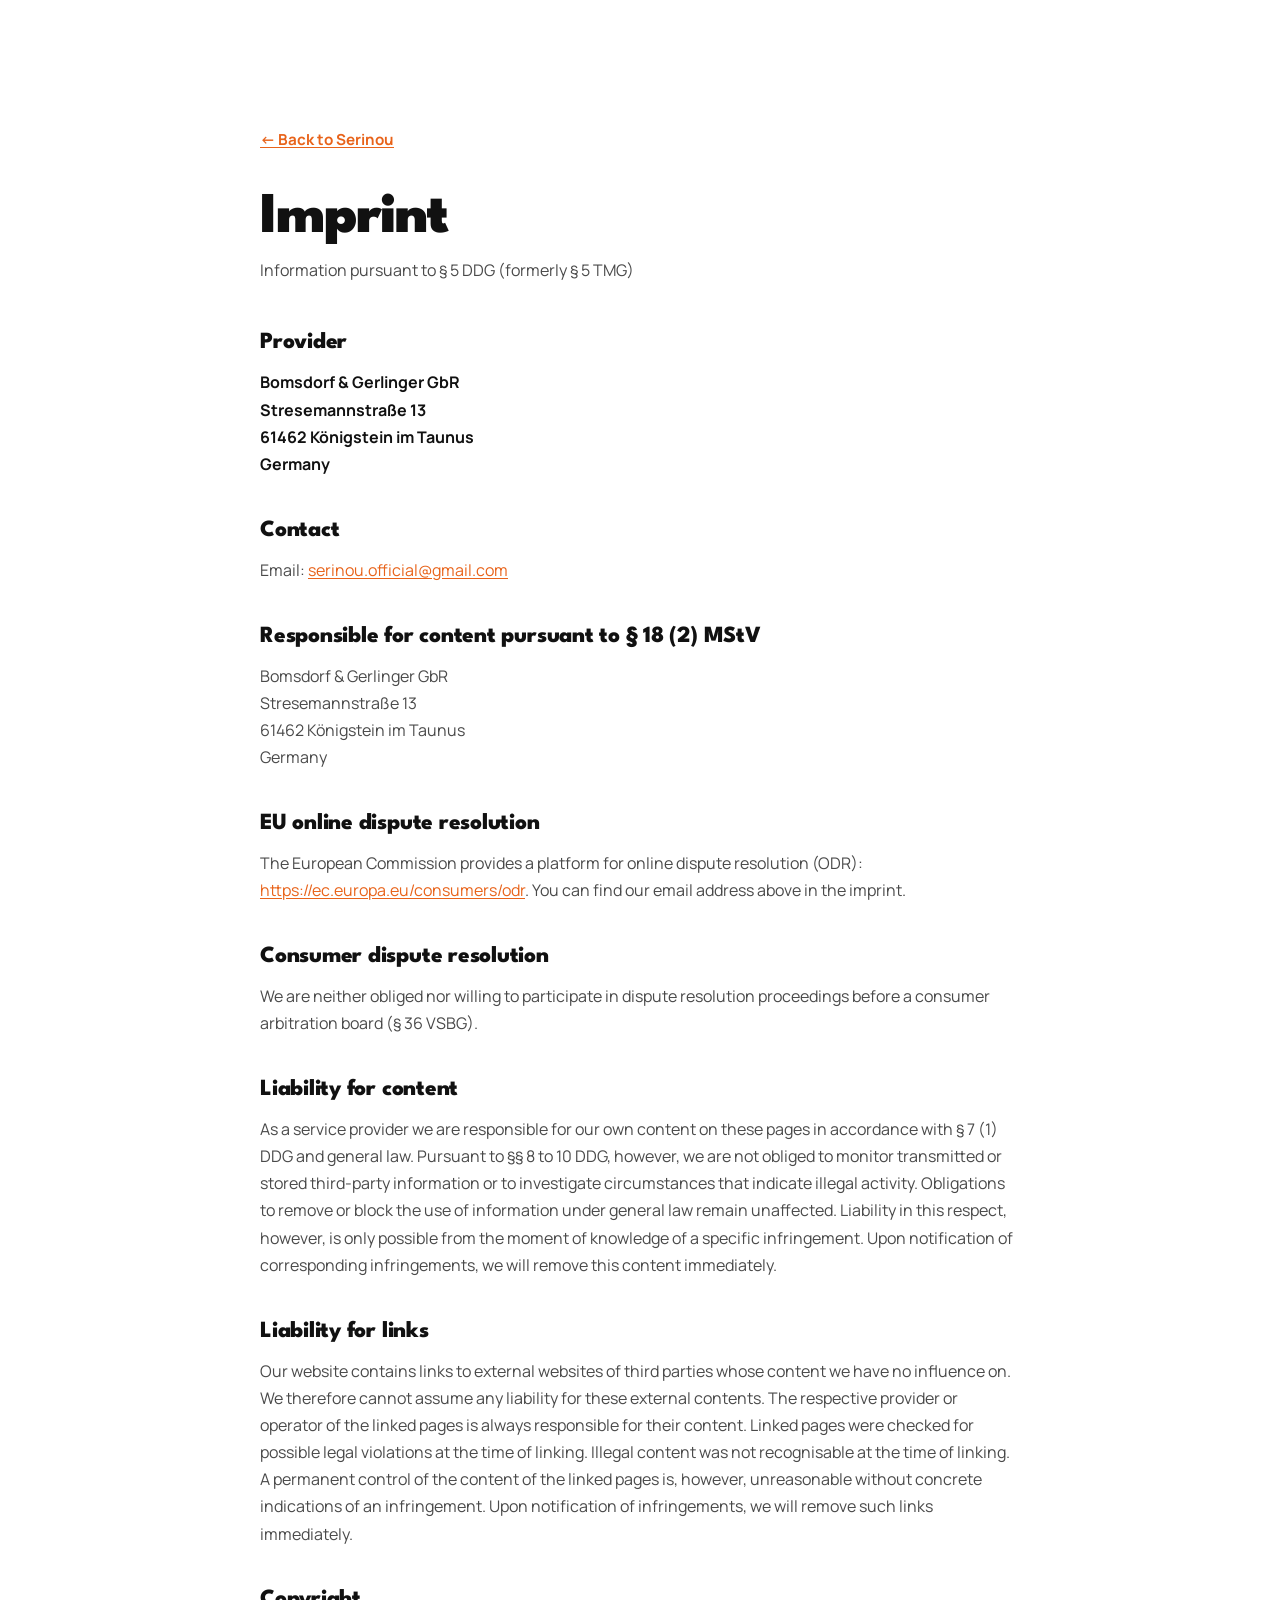
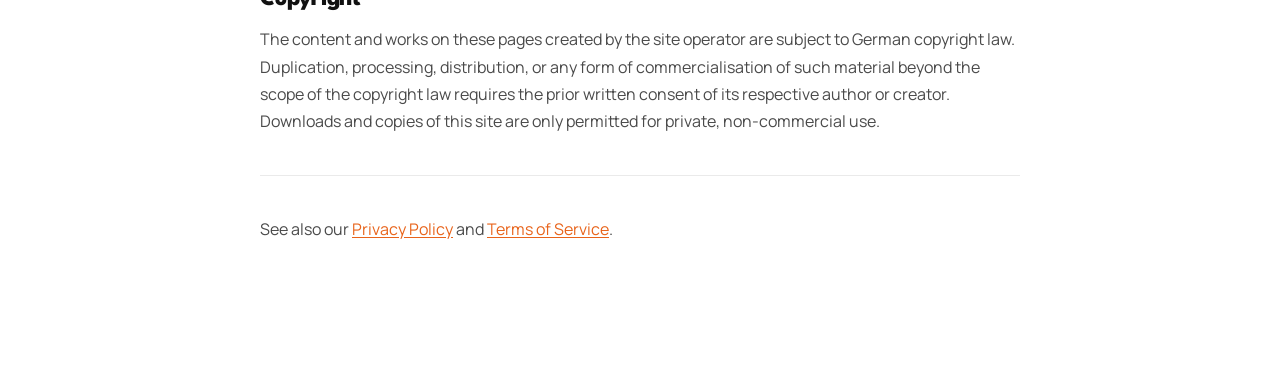
<file: imprint.html>
<!DOCTYPE html>
<html lang="en">
  <head>
    <meta charset="UTF-8" />
    <meta name="viewport" content="width=device-width, initial-scale=1.0" />
    <title>Imprint — Serinou</title>
    <meta name="description" content="Imprint (Impressum) for Serinou pursuant to § 5 DDG and § 18 MStV." />
    <meta name="robots" content="index, follow" />
    <link rel="preconnect" href="https://fonts.googleapis.com" />
    <link rel="preconnect" href="https://fonts.gstatic.com" crossorigin />
    <link href="https://fonts.googleapis.com/css2?family=League+Spartan:wght@500;600;700;800;900&family=Manrope:wght@400;500;600;700;800&display=swap" rel="stylesheet" />
    <link rel="stylesheet" href="styles.css" />
  </head>
  <body class="legal-page">
    <div class="legal-container">
      <a class="legal-back" href="index.html" aria-label="Back to homepage">← Back to Serinou</a>

      <h1>Imprint</h1>
      <p class="legal-meta">Information pursuant to § 5 DDG (formerly § 5 TMG)</p>

      <h2>Provider</h2>
      <p>
        <strong>
          Bomsdorf &amp; Gerlinger GbR<br />
          Stresemannstraße 13<br />
          61462 Königstein im Taunus<br />
          Germany
        </strong>
      </p>

      <h2>Contact</h2>
      <p>
        Email: <a href="mailto:serinou.official@gmail.com">serinou.official@gmail.com</a>
      </p>

      <h2>Responsible for content pursuant to § 18 (2) MStV</h2>
      <p>
        Bomsdorf &amp; Gerlinger GbR<br />
        Stresemannstraße 13<br />
        61462 Königstein im Taunus<br />
        Germany
      </p>

      <h2>EU online dispute resolution</h2>
      <p>
        The European Commission provides a platform for online dispute resolution (ODR):
        <a href="https://ec.europa.eu/consumers/odr" target="_blank" rel="noopener noreferrer">https://ec.europa.eu/consumers/odr</a>.
        You can find our email address above in the imprint.
      </p>

      <h2>Consumer dispute resolution</h2>
      <p>
        We are neither obliged nor willing to participate in dispute resolution proceedings before a
        consumer arbitration board (§ 36 VSBG).
      </p>

      <h2>Liability for content</h2>
      <p>
        As a service provider we are responsible for our own content on these pages in accordance with
        § 7 (1) DDG and general law. Pursuant to §§ 8 to 10 DDG, however, we are not obliged to monitor
        transmitted or stored third-party information or to investigate circumstances that indicate illegal
        activity. Obligations to remove or block the use of information under general law remain unaffected.
        Liability in this respect, however, is only possible from the moment of knowledge of a specific
        infringement. Upon notification of corresponding infringements, we will remove this content
        immediately.
      </p>

      <h2>Liability for links</h2>
      <p>
        Our website contains links to external websites of third parties whose content we have no influence
        on. We therefore cannot assume any liability for these external contents. The respective provider
        or operator of the linked pages is always responsible for their content. Linked pages were checked
        for possible legal violations at the time of linking. Illegal content was not recognisable at the
        time of linking. A permanent control of the content of the linked pages is, however, unreasonable
        without concrete indications of an infringement. Upon notification of infringements, we will remove
        such links immediately.
      </p>

      <h2>Copyright</h2>
      <p>
        The content and works on these pages created by the site operator are subject to German copyright
        law. Duplication, processing, distribution, or any form of commercialisation of such material
        beyond the scope of the copyright law requires the prior written consent of its respective author
        or creator. Downloads and copies of this site are only permitted for private, non-commercial use.
      </p>

      <hr />
      <p class="legal-meta">See also our <a href="privacy.html">Privacy Policy</a> and <a href="terms.html">Terms of Service</a>.</p>
    </div>
  </body>
</html>
</file>
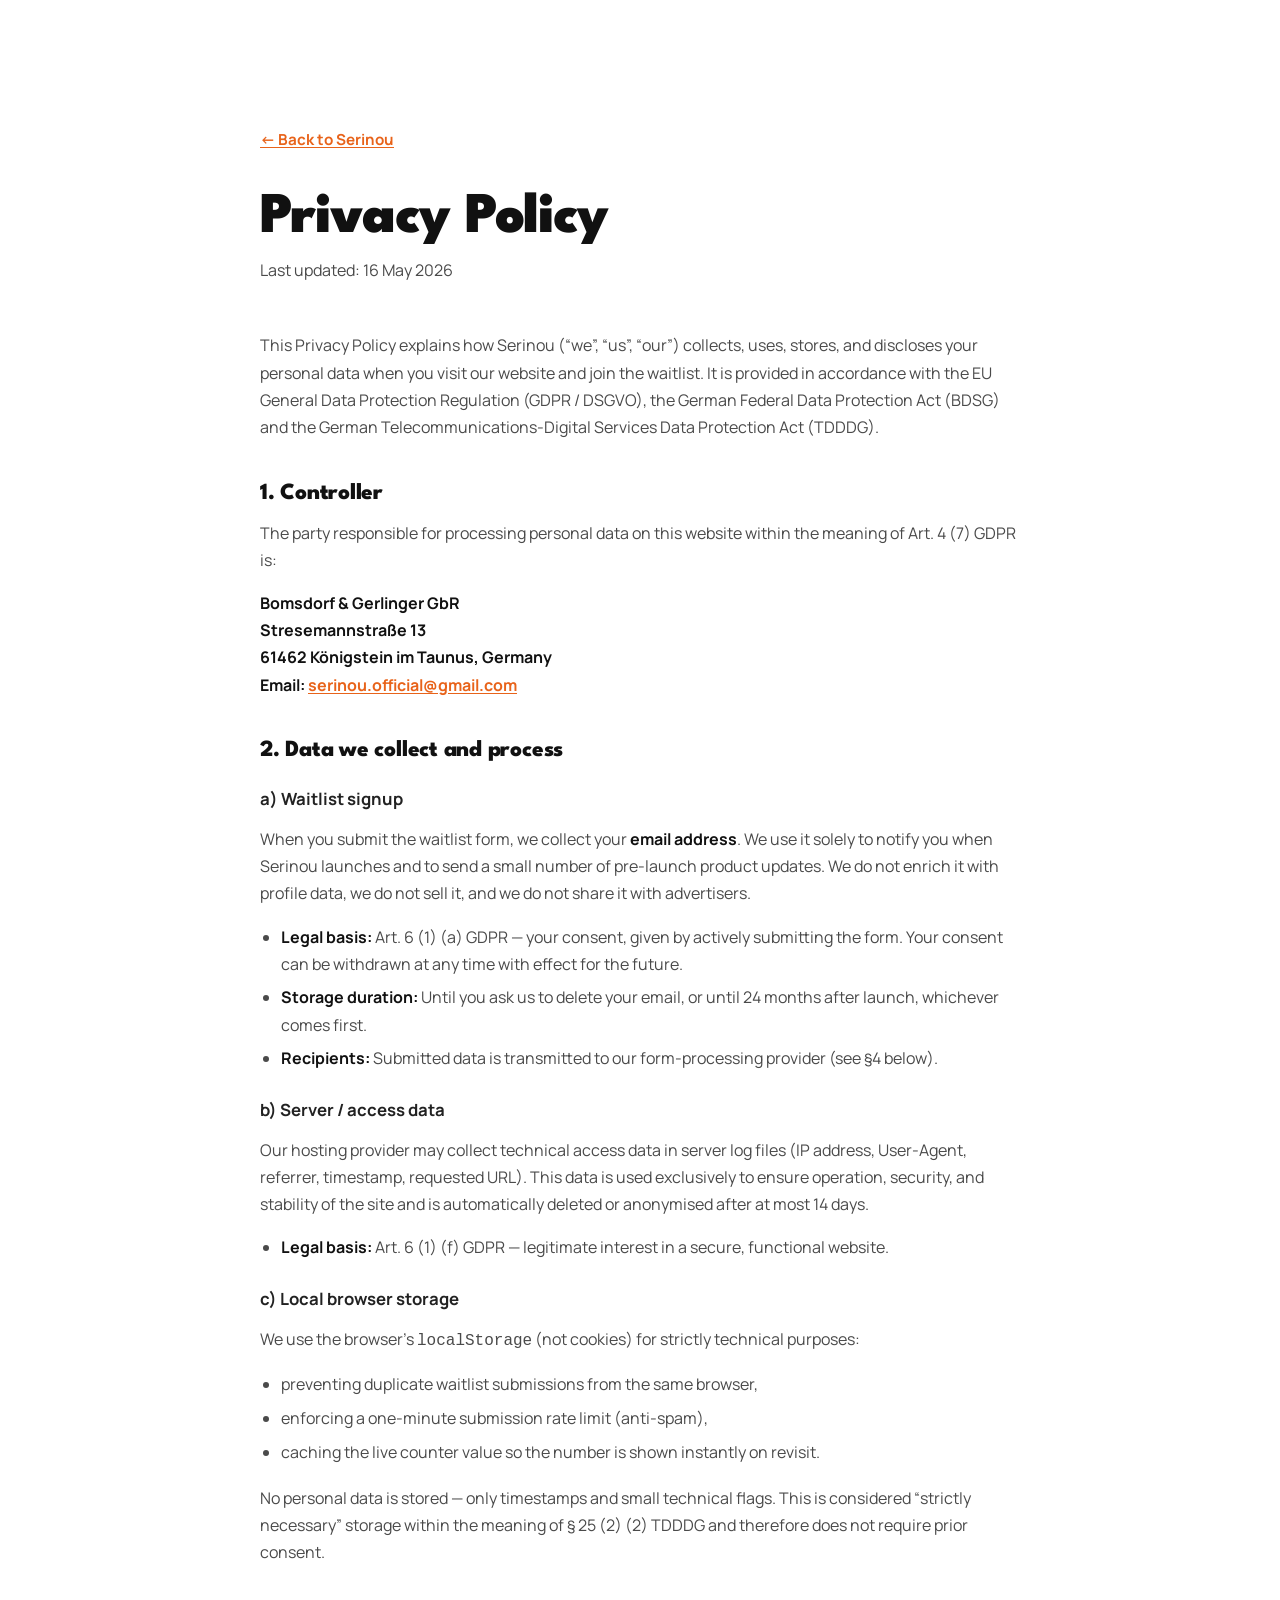
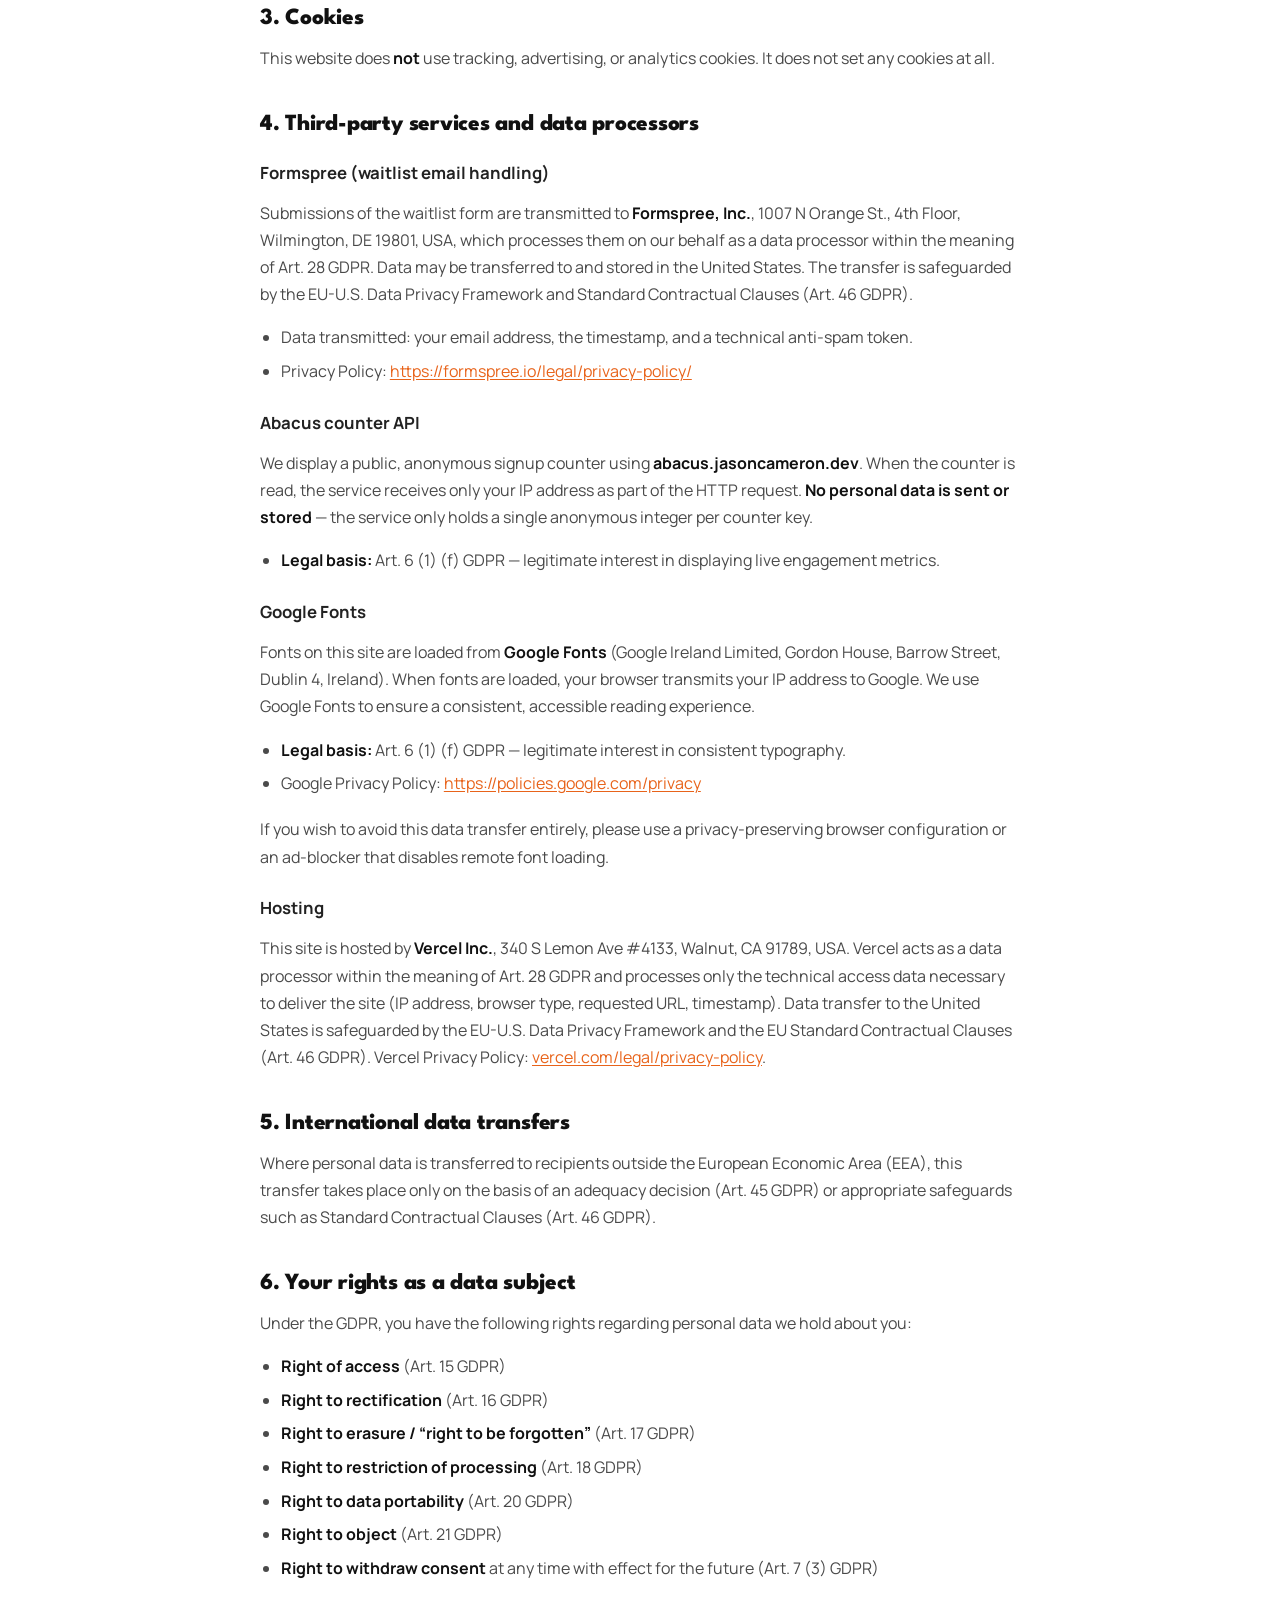
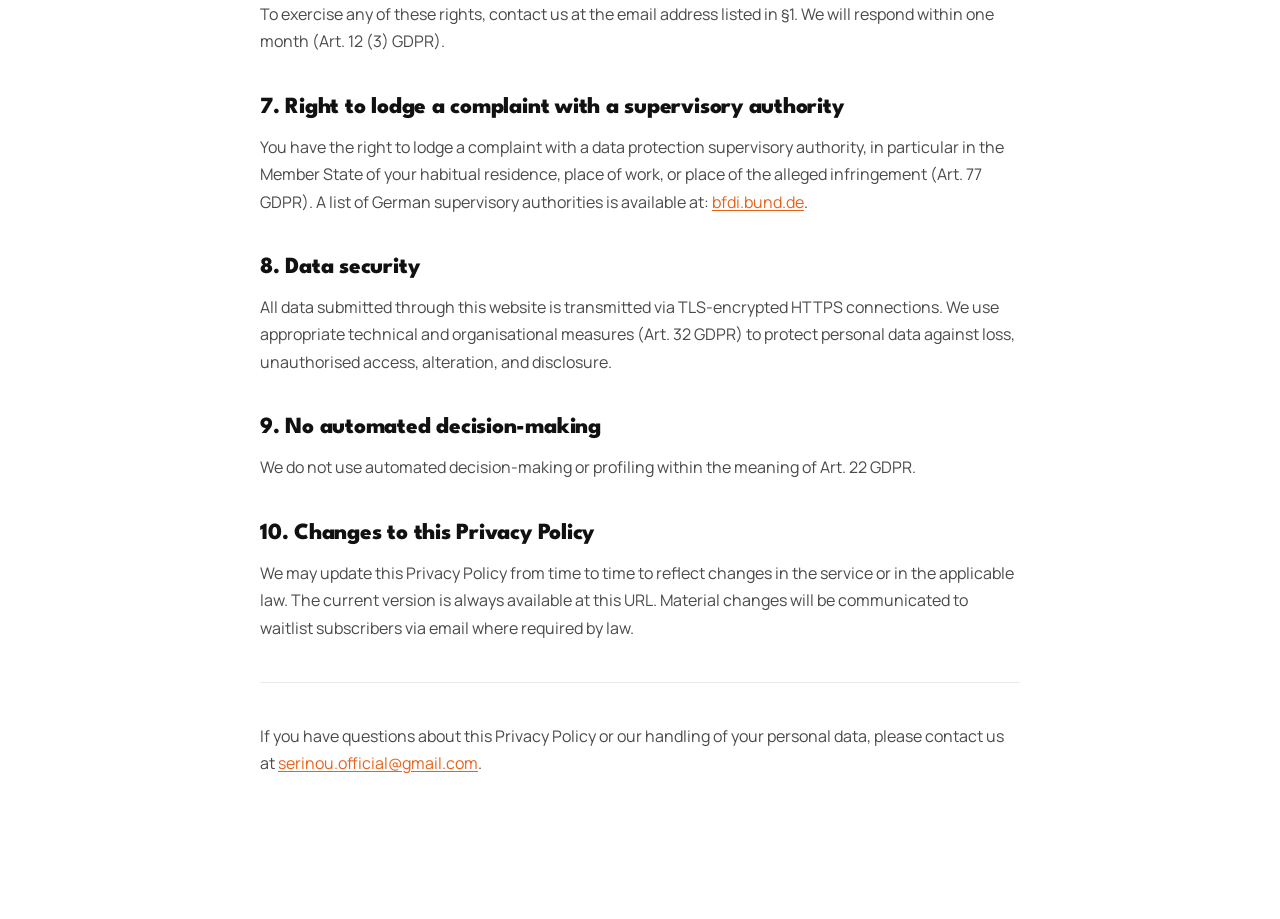
<file: privacy.html>
<!DOCTYPE html>
<html lang="en">
  <head>
    <meta charset="UTF-8" />
    <meta name="viewport" content="width=device-width, initial-scale=1.0" />
    <title>Privacy Policy — Serinou</title>
    <meta name="description" content="Serinou Privacy Policy — how we collect, process, and protect your personal data in compliance with the GDPR (DSGVO)." />
    <meta name="robots" content="index, follow" />
    <link rel="preconnect" href="https://fonts.googleapis.com" />
    <link rel="preconnect" href="https://fonts.gstatic.com" crossorigin />
    <link href="https://fonts.googleapis.com/css2?family=League+Spartan:wght@500;600;700;800;900&family=Manrope:wght@400;500;600;700;800&display=swap" rel="stylesheet" />
    <link rel="stylesheet" href="styles.css" />
  </head>
  <body class="legal-page">
    <div class="legal-container">
      <a class="legal-back" href="index.html" aria-label="Back to homepage">← Back to Serinou</a>

      <h1>Privacy Policy</h1>
      <p class="legal-meta">Last updated: 16 May 2026</p>

      <p>
        This Privacy Policy explains how Serinou (“we”, “us”, “our”) collects, uses, stores, and discloses
        your personal data when you visit our website and join the waitlist. It is provided in accordance
        with the EU General Data Protection Regulation (GDPR / DSGVO), the German Federal Data Protection
        Act (BDSG) and the German Telecommunications-Digital Services Data Protection Act (TDDDG).
      </p>

      <h2>1. Controller</h2>
      <p>The party responsible for processing personal data on this website within the meaning of Art. 4 (7) GDPR is:</p>
      <p>
        <strong>
          Bomsdorf &amp; Gerlinger GbR<br />
          Stresemannstraße 13<br />
          61462 Königstein im Taunus, Germany<br />
          Email: <a href="mailto:serinou.official@gmail.com">serinou.official@gmail.com</a>
        </strong>
      </p>

      <h2>2. Data we collect and process</h2>

      <h3>a) Waitlist signup</h3>
      <p>
        When you submit the waitlist form, we collect your <strong>email address</strong>. We use it solely
        to notify you when Serinou launches and to send a small number of pre-launch product updates. We do
        not enrich it with profile data, we do not sell it, and we do not share it with advertisers.
      </p>
      <ul>
        <li><strong>Legal basis:</strong> Art. 6 (1) (a) GDPR — your consent, given by actively submitting the form. Your consent can be withdrawn at any time with effect for the future.</li>
        <li><strong>Storage duration:</strong> Until you ask us to delete your email, or until 24 months after launch, whichever comes first.</li>
        <li><strong>Recipients:</strong> Submitted data is transmitted to our form-processing provider (see §4 below).</li>
      </ul>

      <h3>b) Server / access data</h3>
      <p>
        Our hosting provider may collect technical access data in server log files (IP address, User-Agent,
        referrer, timestamp, requested URL). This data is used exclusively to ensure operation, security, and
        stability of the site and is automatically deleted or anonymised after at most 14 days.
      </p>
      <ul>
        <li><strong>Legal basis:</strong> Art. 6 (1) (f) GDPR — legitimate interest in a secure, functional website.</li>
      </ul>

      <h3>c) Local browser storage</h3>
      <p>
        We use the browser’s <code>localStorage</code> (not cookies) for strictly technical purposes:
      </p>
      <ul>
        <li>preventing duplicate waitlist submissions from the same browser,</li>
        <li>enforcing a one-minute submission rate limit (anti-spam),</li>
        <li>caching the live counter value so the number is shown instantly on revisit.</li>
      </ul>
      <p>
        No personal data is stored — only timestamps and small technical flags. This is considered “strictly
        necessary” storage within the meaning of § 25 (2) (2) TDDDG and therefore does not require prior
        consent.
      </p>

      <h2>3. Cookies</h2>
      <p>This website does <strong>not</strong> use tracking, advertising, or analytics cookies. It does not set any cookies at all.</p>

      <h2>4. Third-party services and data processors</h2>

      <h3>Formspree (waitlist email handling)</h3>
      <p>
        Submissions of the waitlist form are transmitted to <strong>Formspree, Inc.</strong>, 1007 N Orange
        St., 4th Floor, Wilmington, DE 19801, USA, which processes them on our behalf as a data processor
        within the meaning of Art. 28 GDPR. Data may be transferred to and stored in the United States. The
        transfer is safeguarded by the EU-U.S. Data Privacy Framework and Standard Contractual Clauses
        (Art. 46 GDPR).
      </p>
      <ul>
        <li>Data transmitted: your email address, the timestamp, and a technical anti-spam token.</li>
        <li>Privacy Policy: <a href="https://formspree.io/legal/privacy-policy/" target="_blank" rel="noopener noreferrer">https://formspree.io/legal/privacy-policy/</a></li>
      </ul>

      <h3>Abacus counter API</h3>
      <p>
        We display a public, anonymous signup counter using <strong>abacus.jasoncameron.dev</strong>. When
        the counter is read, the service receives only your IP address as part of the HTTP request. <strong>No
        personal data is sent or stored</strong> — the service only holds a single anonymous integer per
        counter key.
      </p>
      <ul>
        <li><strong>Legal basis:</strong> Art. 6 (1) (f) GDPR — legitimate interest in displaying live engagement metrics.</li>
      </ul>

      <h3>Google Fonts</h3>
      <p>
        Fonts on this site are loaded from <strong>Google Fonts</strong> (Google Ireland Limited, Gordon
        House, Barrow Street, Dublin 4, Ireland). When fonts are loaded, your browser transmits your IP
        address to Google. We use Google Fonts to ensure a consistent, accessible reading experience.
      </p>
      <ul>
        <li><strong>Legal basis:</strong> Art. 6 (1) (f) GDPR — legitimate interest in consistent typography.</li>
        <li>Google Privacy Policy: <a href="https://policies.google.com/privacy" target="_blank" rel="noopener noreferrer">https://policies.google.com/privacy</a></li>
      </ul>
      <p>
        If you wish to avoid this data transfer entirely, please use a privacy-preserving browser
        configuration or an ad-blocker that disables remote font loading.
      </p>

      <h3>Hosting</h3>
      <p>
        This site is hosted by <strong>Vercel Inc.</strong>, 340 S Lemon Ave #4133, Walnut, CA 91789, USA.
        Vercel acts as a data processor within the meaning of Art. 28 GDPR and processes only the technical
        access data necessary to deliver the site (IP address, browser type, requested URL, timestamp).
        Data transfer to the United States is safeguarded by the EU-U.S. Data Privacy Framework and the
        EU Standard Contractual Clauses (Art. 46 GDPR). Vercel Privacy Policy:
        <a href="https://vercel.com/legal/privacy-policy" target="_blank" rel="noopener noreferrer">vercel.com/legal/privacy-policy</a>.
      </p>

      <h2>5. International data transfers</h2>
      <p>
        Where personal data is transferred to recipients outside the European Economic Area (EEA), this
        transfer takes place only on the basis of an adequacy decision (Art. 45 GDPR) or appropriate
        safeguards such as Standard Contractual Clauses (Art. 46 GDPR).
      </p>

      <h2>6. Your rights as a data subject</h2>
      <p>Under the GDPR, you have the following rights regarding personal data we hold about you:</p>
      <ul>
        <li><strong>Right of access</strong> (Art. 15 GDPR)</li>
        <li><strong>Right to rectification</strong> (Art. 16 GDPR)</li>
        <li><strong>Right to erasure / “right to be forgotten”</strong> (Art. 17 GDPR)</li>
        <li><strong>Right to restriction of processing</strong> (Art. 18 GDPR)</li>
        <li><strong>Right to data portability</strong> (Art. 20 GDPR)</li>
        <li><strong>Right to object</strong> (Art. 21 GDPR)</li>
        <li><strong>Right to withdraw consent</strong> at any time with effect for the future (Art. 7 (3) GDPR)</li>
      </ul>
      <p>To exercise any of these rights, contact us at the email address listed in §1. We will respond within one month (Art. 12 (3) GDPR).</p>

      <h2>7. Right to lodge a complaint with a supervisory authority</h2>
      <p>
        You have the right to lodge a complaint with a data protection supervisory authority, in particular
        in the Member State of your habitual residence, place of work, or place of the alleged infringement
        (Art. 77 GDPR). A list of German supervisory authorities is available at:
        <a href="https://www.bfdi.bund.de/DE/Service/Anschriften/Laender/Laender-node.html" target="_blank" rel="noopener noreferrer">bfdi.bund.de</a>.
      </p>

      <h2>8. Data security</h2>
      <p>
        All data submitted through this website is transmitted via TLS-encrypted HTTPS connections. We use
        appropriate technical and organisational measures (Art. 32 GDPR) to protect personal data against
        loss, unauthorised access, alteration, and disclosure.
      </p>

      <h2>9. No automated decision-making</h2>
      <p>We do not use automated decision-making or profiling within the meaning of Art. 22 GDPR.</p>

      <h2>10. Changes to this Privacy Policy</h2>
      <p>
        We may update this Privacy Policy from time to time to reflect changes in the service or in the
        applicable law. The current version is always available at this URL. Material changes will be
        communicated to waitlist subscribers via email where required by law.
      </p>

      <hr />
      <p class="legal-meta">If you have questions about this Privacy Policy or our handling of your personal data, please contact us at <a href="mailto:serinou.official@gmail.com">serinou.official@gmail.com</a>.</p>
    </div>
  </body>
</html>
</file>
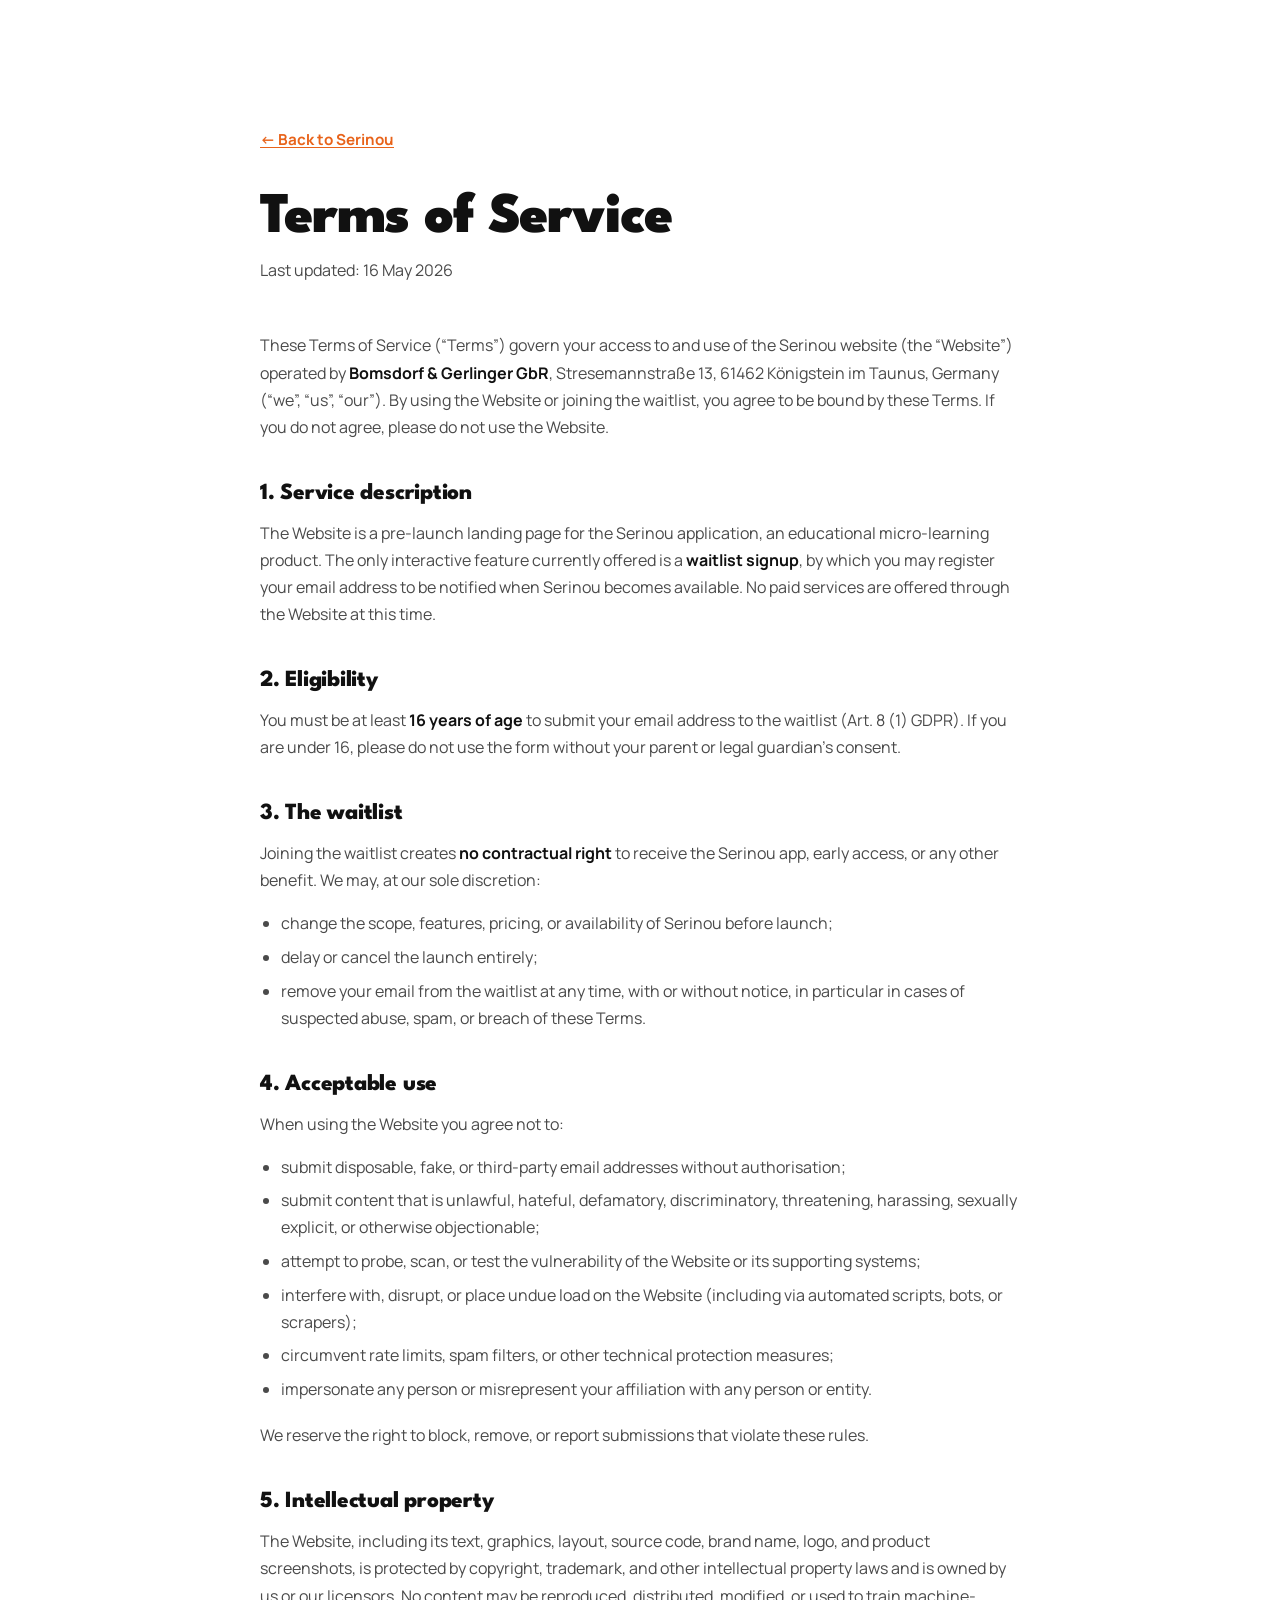
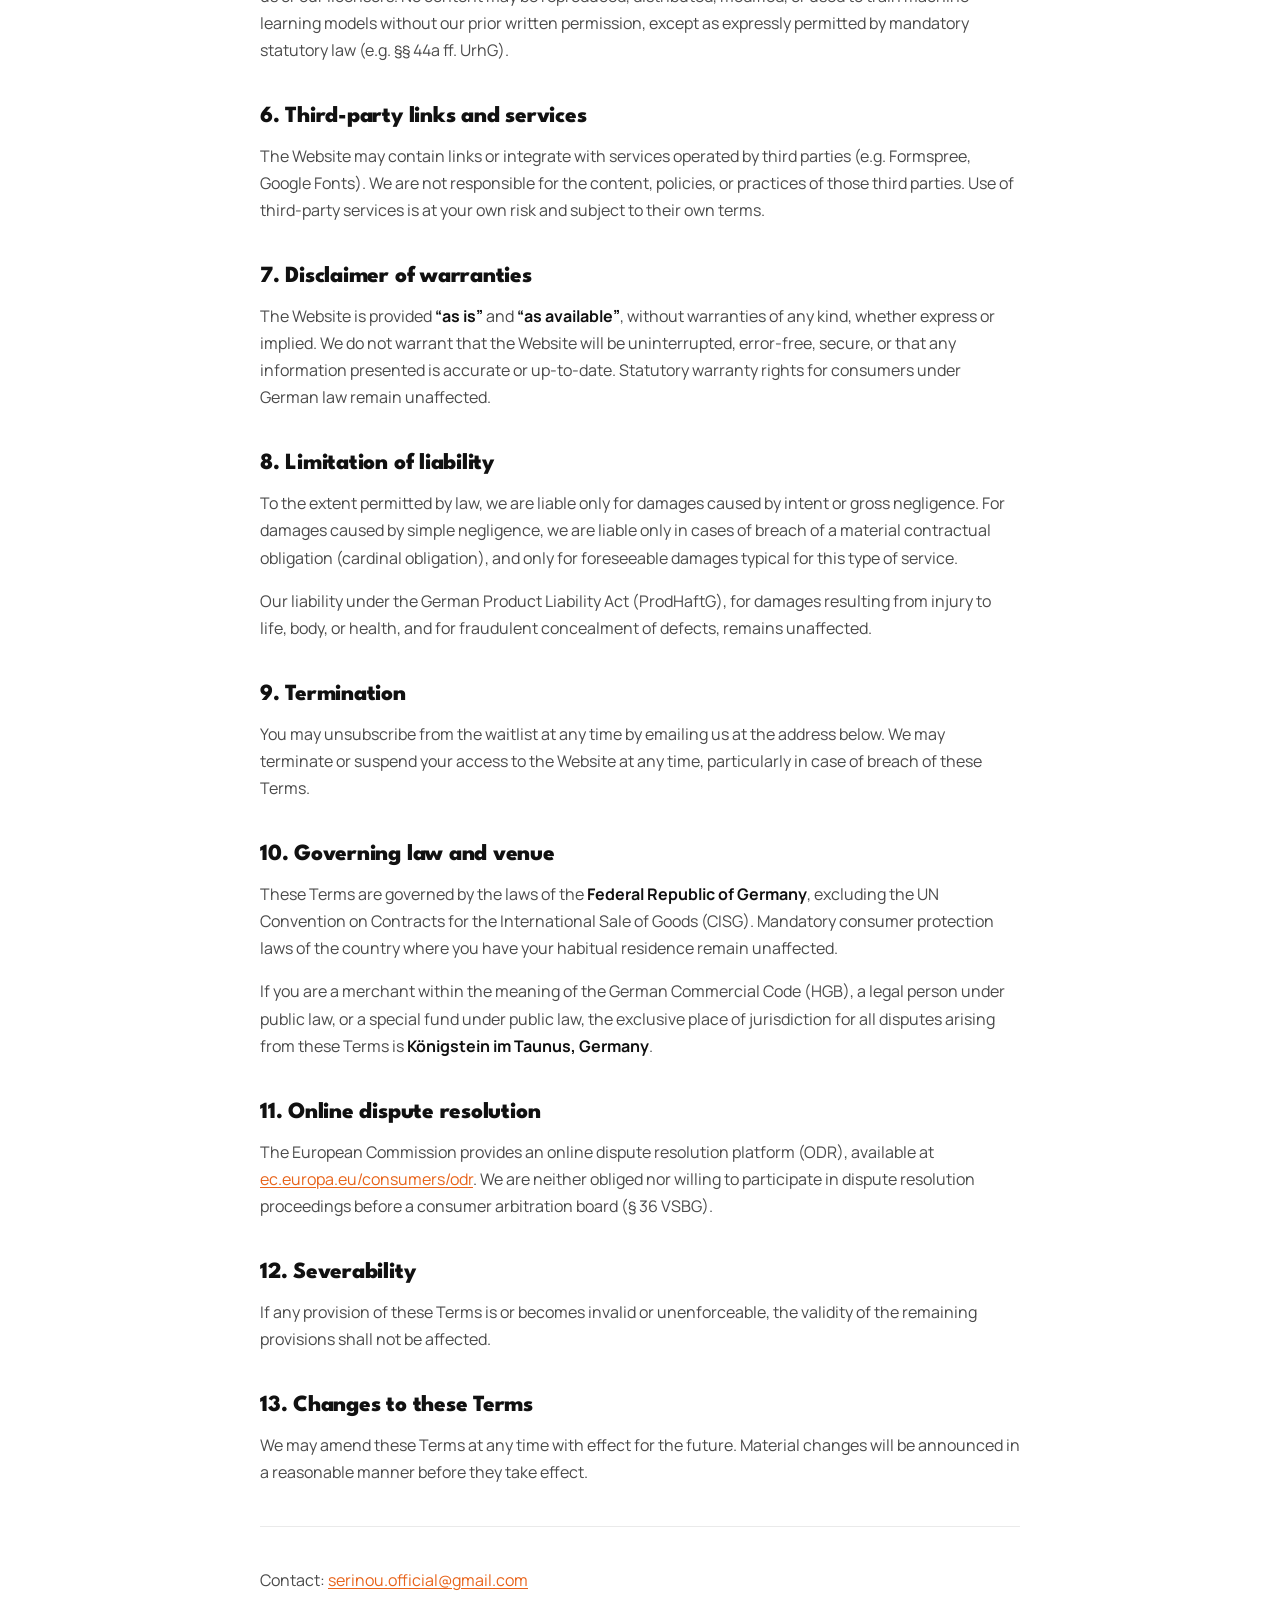
<file: terms.html>
<!DOCTYPE html>
<html lang="en">
  <head>
    <meta charset="UTF-8" />
    <meta name="viewport" content="width=device-width, initial-scale=1.0" />
    <title>Terms of Service — Serinou</title>
    <meta name="description" content="Serinou Terms of Service — the rules that apply when you use this website and the waitlist." />
    <meta name="robots" content="index, follow" />
    <link rel="preconnect" href="https://fonts.googleapis.com" />
    <link rel="preconnect" href="https://fonts.gstatic.com" crossorigin />
    <link href="https://fonts.googleapis.com/css2?family=League+Spartan:wght@500;600;700;800;900&family=Manrope:wght@400;500;600;700;800&display=swap" rel="stylesheet" />
    <link rel="stylesheet" href="styles.css" />
  </head>
  <body class="legal-page">
    <div class="legal-container">
      <a class="legal-back" href="index.html" aria-label="Back to homepage">← Back to Serinou</a>

      <h1>Terms of Service</h1>
      <p class="legal-meta">Last updated: 16 May 2026</p>

      <p>
        These Terms of Service (“Terms”) govern your access to and use of the Serinou website (the
        “Website”) operated by <strong>Bomsdorf &amp; Gerlinger GbR</strong>, Stresemannstraße 13,
        61462 Königstein im Taunus, Germany (“we”, “us”, “our”). By using the Website or joining the
        waitlist, you agree to be bound by these Terms. If you do not agree, please do not use the Website.
      </p>

      <h2>1. Service description</h2>
      <p>
        The Website is a pre-launch landing page for the Serinou application, an educational micro-learning
        product. The only interactive feature currently offered is a <strong>waitlist signup</strong>, by
        which you may register your email address to be notified when Serinou becomes available. No paid
        services are offered through the Website at this time.
      </p>

      <h2>2. Eligibility</h2>
      <p>
        You must be at least <strong>16 years of age</strong> to submit your email address to the waitlist
        (Art. 8 (1) GDPR). If you are under 16, please do not use the form without your parent or legal
        guardian’s consent.
      </p>

      <h2>3. The waitlist</h2>
      <p>
        Joining the waitlist creates <strong>no contractual right</strong> to receive the Serinou app, early
        access, or any other benefit. We may, at our sole discretion:
      </p>
      <ul>
        <li>change the scope, features, pricing, or availability of Serinou before launch;</li>
        <li>delay or cancel the launch entirely;</li>
        <li>remove your email from the waitlist at any time, with or without notice, in particular in cases of suspected abuse, spam, or breach of these Terms.</li>
      </ul>

      <h2>4. Acceptable use</h2>
      <p>When using the Website you agree not to:</p>
      <ul>
        <li>submit disposable, fake, or third-party email addresses without authorisation;</li>
        <li>submit content that is unlawful, hateful, defamatory, discriminatory, threatening, harassing, sexually explicit, or otherwise objectionable;</li>
        <li>attempt to probe, scan, or test the vulnerability of the Website or its supporting systems;</li>
        <li>interfere with, disrupt, or place undue load on the Website (including via automated scripts, bots, or scrapers);</li>
        <li>circumvent rate limits, spam filters, or other technical protection measures;</li>
        <li>impersonate any person or misrepresent your affiliation with any person or entity.</li>
      </ul>
      <p>We reserve the right to block, remove, or report submissions that violate these rules.</p>

      <h2>5. Intellectual property</h2>
      <p>
        The Website, including its text, graphics, layout, source code, brand name, logo, and product
        screenshots, is protected by copyright, trademark, and other intellectual property laws and is owned
        by us or our licensors. No content may be reproduced, distributed, modified, or used to train
        machine-learning models without our prior written permission, except as expressly permitted by
        mandatory statutory law (e.g. §§ 44a ff. UrhG).
      </p>

      <h2>6. Third-party links and services</h2>
      <p>
        The Website may contain links or integrate with services operated by third parties (e.g. Formspree,
        Google Fonts). We are not responsible for the content, policies, or practices of those third parties.
        Use of third-party services is at your own risk and subject to their own terms.
      </p>

      <h2>7. Disclaimer of warranties</h2>
      <p>
        The Website is provided <strong>“as is”</strong> and <strong>“as available”</strong>, without
        warranties of any kind, whether express or implied. We do not warrant that the Website will be
        uninterrupted, error-free, secure, or that any information presented is accurate or up-to-date.
        Statutory warranty rights for consumers under German law remain unaffected.
      </p>

      <h2>8. Limitation of liability</h2>
      <p>
        To the extent permitted by law, we are liable only for damages caused by intent or gross negligence.
        For damages caused by simple negligence, we are liable only in cases of breach of a material
        contractual obligation (cardinal obligation), and only for foreseeable damages typical for this type
        of service.
      </p>
      <p>
        Our liability under the German Product Liability Act (ProdHaftG), for damages resulting from
        injury to life, body, or health, and for fraudulent concealment of defects, remains unaffected.
      </p>

      <h2>9. Termination</h2>
      <p>
        You may unsubscribe from the waitlist at any time by emailing us at the address below. We may
        terminate or suspend your access to the Website at any time, particularly in case of breach of these
        Terms.
      </p>

      <h2>10. Governing law and venue</h2>
      <p>
        These Terms are governed by the laws of the <strong>Federal Republic of Germany</strong>, excluding
        the UN Convention on Contracts for the International Sale of Goods (CISG). Mandatory consumer
        protection laws of the country where you have your habitual residence remain unaffected.
      </p>
      <p>
        If you are a merchant within the meaning of the German Commercial Code (HGB), a legal person under
        public law, or a special fund under public law, the exclusive place of jurisdiction for all disputes
        arising from these Terms is <strong>Königstein im Taunus, Germany</strong>.
      </p>

      <h2>11. Online dispute resolution</h2>
      <p>
        The European Commission provides an online dispute resolution platform (ODR), available at
        <a href="https://ec.europa.eu/consumers/odr" target="_blank" rel="noopener noreferrer">ec.europa.eu/consumers/odr</a>.
        We are neither obliged nor willing to participate in dispute resolution proceedings before a
        consumer arbitration board (§ 36 VSBG).
      </p>

      <h2>12. Severability</h2>
      <p>
        If any provision of these Terms is or becomes invalid or unenforceable, the validity of the
        remaining provisions shall not be affected.
      </p>

      <h2>13. Changes to these Terms</h2>
      <p>
        We may amend these Terms at any time with effect for the future. Material changes will be announced
        in a reasonable manner before they take effect.
      </p>

      <hr />
      <p class="legal-meta">Contact: <a href="mailto:serinou.official@gmail.com">serinou.official@gmail.com</a></p>
    </div>
  </body>
</html>
</file>
<file: styles.css>
:root {
  --orange: #e8631a;
  --orange-hover: #d45714;
  --orange-pale: #fff4ee;
  --orange-line: rgba(232, 99, 26, 0.15);
  --white: #ffffff;
  --cream: #faf8f6;
  --ink: #111111;
  --muted: #6b5f57;
  --border: rgba(17, 17, 17, 0.08);
  --shadow: 0 2px 12px rgba(17, 17, 17, 0.06), 0 8px 32px rgba(17, 17, 17, 0.06);
  --shadow-orange: 0 8px 32px rgba(232, 99, 26, 0.24);
  --max-width: 1160px;
}

*, *::before, *::after { box-sizing: border-box; }
html { scroll-behavior: smooth; }

body {
  margin: 0;
  font-family: "Manrope", "Avenir Next", sans-serif;
  color: var(--ink);
  background: var(--white);
  -webkit-font-smoothing: antialiased;
}

a { color: inherit; text-decoration: none; }
img { display: block; max-width: 100%; }


/* ══════════════════════════════════════
   HERO BLOCK — full orange, header inside
══════════════════════════════════════ */

.hero-block {
  background: var(--orange);
  display: flex;
  flex-direction: column;
  align-items: center;
  overflow: visible;
  position: relative;
}

/* clip wrapper keeps radial highlights tidy without clipping the phone */
.hero-block .hero-clip {
  position: absolute;
  inset: 0;
  overflow: hidden;
  pointer-events: none;
  z-index: 0;
}

.hero-clip::before,
.hero-clip::after {
  content: "";
  position: absolute;
  border-radius: 50%;
}

.hero-clip::before {
  top: -8rem; right: -8rem;
  width: 32rem; height: 32rem;
  background: radial-gradient(circle, rgba(255,255,255,.15), transparent 65%);
}

.hero-clip::after {
  bottom: 4rem; left: -6rem;
  width: 24rem; height: 24rem;
  background: radial-gradient(circle, rgba(0,0,0,.08), transparent 65%);
}

/* ── HEADER (inside hero) ── */
.site-header {
  position: fixed;
  top: 0; left: 50%; transform: translateX(-50%);
  z-index: 100;
  width: 100%;
  max-width: calc(var(--max-width) + 4rem);
  padding: 1.5rem 2.5rem;
  display: flex;
  align-items: center;
  justify-content: space-between;
  gap: 1.5rem;
  transition: background 0.3s ease, padding 0.3s ease, backdrop-filter 0.3s ease;
}

/* compact pill — hidden by default */
.header-compact {
  display: none;
  position: absolute;
  left: 50%; transform: translateX(-50%) translateY(-4px);
  align-items: center;
  gap: 0.5rem;
  background: #fff;
  border-radius: 999px;
  padding: 0.35rem 0.35rem 0.35rem 0.5rem;
  box-shadow: 0 4px 24px rgba(0,0,0,0.15);
  opacity: 0;
  transition: opacity 0.25s ease, transform 0.25s ease;
  white-space: nowrap;
}

.header-compact-icon {
  width: 2.2rem; height: 2.2rem;
  border-radius: 999px;
  background: rgba(232,99,26,0.12);
  display: grid; place-items: center;
  overflow: hidden;
  color: var(--orange);
  flex-shrink: 0;
  text-decoration: none;
}

.header-compact-icon svg {
  width: 16px;
  height: 20px;
  flex-shrink: 0;
}

.header-compact-btn {
  background: var(--orange);
  color: #fff !important;
  font-size: 0.9rem;
  padding: 0.55rem 1.4rem;
  border-radius: 999px;
  font-weight: 700;
  white-space: nowrap;
  text-decoration: none;
}

.header-compact-btn:hover {
  background: #d4561a;
}

/* full elements fade out, compact fades in */
.header-full {
  transition: opacity 0.2s ease, transform 0.2s ease;
}

.site-header.is-scrolled {
  padding: 0.9rem 2.5rem;
  background: transparent;
  backdrop-filter: none;
  -webkit-backdrop-filter: none;
}

.site-header.is-scrolled .header-full {
  opacity: 0;
  pointer-events: none;
  transform: translateY(-4px);
}

.site-header.is-scrolled .header-compact {
  display: flex;
  opacity: 1;
  transform: translateX(-50%) translateY(0);
}

/* offset page content so fixed header doesn't overlap */
.hero-block { padding-top: 5rem; }

.brand {
  display: inline-flex;
  align-items: center;
  gap: 0.7rem;
}


.brand-text {
  font-family: "League Spartan", sans-serif;
  font-size: 1.6rem;
  font-weight: 800;
  line-height: 1;
  letter-spacing: -0.03em;
  color: #fff;
}

.brand-icon {
  display: inline-flex;
  align-items: center;
  color: white;
  height: 1.6rem;
  width: auto;
  flex-shrink: 0;
}

.brand-icon svg {
  height: 100%;
  width: auto;
}

.brand-lock {
  display: inline-flex;
  align-items: center;
  font-size: 1rem;
  opacity: 0.9;
}

.site-nav {
  display: flex;
  gap: 2rem;
  font-size: 0.9rem;
  font-weight: 700;
  color: rgba(255,255,255,.8);
}

.site-nav a { transition: color 150ms; }
.site-nav a:hover { color: #fff; }


/* ── BUTTONS ── */
.button {
  display: inline-flex;
  align-items: center;
  justify-content: center;
  min-height: 2.8rem;
  padding: 0.75rem 1.4rem;
  border-radius: 999px;
  border: none;
  font-family: "Manrope", sans-serif;
  font-size: 0.9rem;
  font-weight: 800;
  cursor: pointer;
  transition: transform 150ms ease, box-shadow 150ms ease, background 150ms ease;
  text-decoration: none;
  white-space: nowrap;
  -webkit-appearance: none;        /* iOS Safari: respect our border-radius */
  appearance: none;
}
.button:hover { transform: translateY(-1px); }

.button-white {
  background: #fff;
  color: var(--orange);
  box-shadow: 0 4px 16px rgba(0,0,0,.12);
}
.button-white:hover {
  background: rgba(255,255,255,.92);
  box-shadow: 0 6px 20px rgba(0,0,0,.16);
}

/* "Submitted" state on the waitlist button */
.button-white.is-submitted,
.button-white.is-submitted:hover {
  background: #34d399;
  color: #fff;
  box-shadow: 0 4px 16px rgba(52,211,153,0.35);
  cursor: default;
  opacity: 1;
}

.waitlist-input.is-submitted {
  opacity: 0.65;
  cursor: default;
}

.button-white-outline {
  background: rgba(255,255,255,.15);
  color: #fff;
  border: 1.5px solid rgba(255,255,255,.5);
}
.button-white-outline:hover {
  background: rgba(255,255,255,.22);
  border-color: rgba(255,255,255,.7);
}

.button-solid {
  background: var(--orange);
  color: #fff;
  box-shadow: var(--shadow-orange);
}
.button-solid:hover {
  background: var(--orange-hover);
}

.button-lg {
  min-height: 3.2rem;
  padding: 0.9rem 1.8rem;
  font-size: 0.96rem;
}


/* ── HERO LOGO MARK ── */
.hero-logo-mark {
  display: inline-flex;
  align-items: center;
  gap: 0.75rem;
  margin-bottom: 2rem;
}

.hero-logo-mark svg {
  height: 4.8rem;
  width: auto;
}

.hero-logo-mark span {
  font-family: "League Spartan", sans-serif;
  font-size: 3rem;
  font-weight: 800;
  letter-spacing: -0.03em;
  color: #fff;
}

/* ── HERO CENTER ── */
.hero-layout {
  position: relative;
  z-index: 1;
  width: 100%;
  max-width: 1200px;
  padding: 3rem 3.5rem 0;
  display: flex;
  flex-direction: column;
  align-items: flex-start;
}

.hero-center {
  width: 100%;
  text-align: left;
}

/* text reveal animation */
.hero-line-wrap {
  overflow: hidden;
  display: block;
}

.hero-line {
  display: block;
  transform: translateY(110%);
  opacity: 0;
  animation: heroUp 1.4s cubic-bezier(0.16, 1, 0.3, 1) forwards;
  animation-delay: var(--d, 0s);
}

@keyframes heroUp {
  to { transform: translateY(0); opacity: 1; }
}

.hero-eyebrow {
  margin: 0;
  font-size: 0.78rem;
  font-weight: 800;
  letter-spacing: 0.18em;
  text-transform: uppercase;
  color: rgba(255,255,255,.75);
}

.hero-title {
  margin: 0.5rem 0 0;
  font-family: "League Spartan", sans-serif;
  font-size: clamp(5rem, 13.5vw, 14rem);
  font-weight: 900;
  line-height: 0.85;
  letter-spacing: -0.02em;
  color: #fff;
}

.hero-title .hero-line-wrap {
  line-height: 1;
  margin-bottom: 0.1em;
}

.hero-sub {
  margin: 1.6rem 0 0;
  font-size: 1.05rem;
  line-height: 1.7;
  color: rgba(255,255,255,.82);
  max-width: 36rem;
  margin-inline: auto;
}

/* waitlist form in hero */
.hero-waitlist {
  display: flex;
  flex-wrap: wrap;
  align-items: center;
  justify-content: center;
  gap: 0.75rem;
}

.hero-waitlist .button {
  min-height: 3.6rem;
  padding: 1rem 2rem;
  font-size: 1.05rem;
}

.waitlist-input {
  width: 340px;
  min-height: 3.6rem;
  padding: 1rem 1.6rem;
  border-radius: 999px;
  border: none;
  font-family: "Manrope", sans-serif;
  font-size: 1.05rem;
  font-weight: 600;
  color: var(--ink);
  background: rgba(255,255,255,.95);
  outline: none;
  transition: box-shadow 150ms;
  -webkit-appearance: none;        /* iOS: drop native rounded-rect style */
  appearance: none;
  box-sizing: border-box;
}
.waitlist-input:focus {
  box-shadow: 0 0 0 3px rgba(255,255,255,.45);
}

.hero-waitlist-row {
  display: flex;
  align-items: center;
  justify-content: center;
  gap: 1.2rem;
  width: 100%;
  margin-top: 2.5rem;
  scroll-margin-top: 6rem;   /* keep form clear of fixed header on smooth-scroll */
}

/* brief highlight when the form is targeted via #waitlist anchor */
.hero-waitlist-row.is-targeted .waitlist-input {
  box-shadow: 0 0 0 4px rgba(255,255,255,0.45),
              0 8px 32px rgba(0,0,0,0.18);
  transition: box-shadow 600ms ease;
}

.glow-arrow {
  flex-shrink: 0;
  width: 52px;
  height: 32px;
  animation: arrowBounce 1.4s ease-in-out infinite;
  filter: drop-shadow(0 0 8px rgba(255,255,255,0.9)) drop-shadow(0 0 20px rgba(255,255,255,0.5));
}

.glow-arrow svg {
  width: 100%;
  height: 100%;
}

@keyframes arrowBounce {
  0%, 100% { transform: translateX(0);   opacity: 1; }
  50%       { transform: translateX(8px); opacity: 0.75; }
}

.hero-waitlist-confirm {
  margin: 1rem 0 0;
  color: rgba(255,255,255,.9);
  font-weight: 700;
  font-size: 0.95rem;
}

.hero-waitlist-error {
  margin: 0.75rem 0 0;
  color: #ffdcd0;
  font-weight: 600;
  font-size: 0.9rem;
}

/* honeypot wrapper: visually & accessibly hidden, but in the DOM for bots */
.hp-field {
  position: absolute !important;
  left: -10000px !important;
  top: auto !important;
  width: 1px !important;
  height: 1px !important;
  overflow: hidden !important;
  opacity: 0 !important;
  pointer-events: none !important;
}

.hp-field input { width: 1px; height: 1px; }

/* ── LIVE WAITLIST COUNTER ── */
.waitlist-counter {
  margin: 1rem 0 0;
  display: inline-flex;
  align-items: center;
  gap: 0.55rem;
  font-size: 0.95rem;
  color: rgba(255,255,255,0.92);
  font-weight: 600;
  letter-spacing: 0.01em;
}

.waitlist-counter strong {
  font-weight: 800;
  font-variant-numeric: tabular-nums;
  color: #fff;
}

.wc-dot {
  width: 9px;
  height: 9px;
  border-radius: 999px;
  background: #4ade80;
  box-shadow: 0 0 0 0 rgba(74, 222, 128, 0.7);
  animation: wcPulse 1.8s ease-in-out infinite;
}

@keyframes wcPulse {
  0%   { box-shadow: 0 0 0 0 rgba(74,222,128,0.65); }
  70%  { box-shadow: 0 0 0 10px rgba(74,222,128,0);    }
  100% { box-shadow: 0 0 0 0 rgba(74,222,128,0);       }
}

/* ── SINGLE-TIER HERO WAITLIST ── */
.single-tier-row {
  width: 100%;
  max-width: 520px;
  margin: 2.5rem 0 0;
  scroll-margin-top: 6rem;
}

.single-tier-card {
  position: relative;
  display: flex;
  flex-direction: column;
  padding: 1.75rem 1.65rem 1.6rem;
  border-radius: 22px;
  background: #fff;
  border: 1px solid rgba(0,0,0,0.06);
  box-shadow: 0 22px 56px rgba(0,0,0,0.22), 0 2px 6px rgba(0,0,0,0.08);
  transition: transform 220ms ease, box-shadow 220ms ease;
}
.single-tier-card:hover {
  transform: translateY(-2px);
  box-shadow: 0 26px 64px rgba(0,0,0,0.26), 0 2px 6px rgba(0,0,0,0.08);
}
.single-tier-card.is-targeted {
  box-shadow: 0 0 0 4px rgba(255,255,255,0.55), 0 22px 56px rgba(0,0,0,0.28);
  transition: box-shadow 600ms ease;
}

.stc-head {
  display: flex;
  align-items: baseline;
  justify-content: space-between;
  gap: 0.75rem;
  margin-bottom: 0.4rem;
}

.stc-label {
  font-family: "League Spartan", sans-serif;
  font-size: 1rem;
  font-weight: 800;
  letter-spacing: 0.06em;
  text-transform: uppercase;
  color: var(--orange);
}

.stc-price {
  display: inline-flex;
  align-items: baseline;
  gap: 0.2rem;
}

.stc-amount {
  font-family: "League Spartan", sans-serif;
  font-size: 2.2rem;
  font-weight: 800;
  color: var(--ink, #1a1a1a);
  line-height: 1;
}

.stc-period {
  font-size: 0.85rem;
  font-weight: 600;
  color: rgba(0,0,0,0.5);
}

.stc-tagline {
  margin: 0 0 1rem;
  font-size: 0.9rem;
  font-weight: 600;
  color: rgba(0,0,0,0.6);
  padding-bottom: 1rem;
  border-bottom: 1px solid rgba(0,0,0,0.08);
}

.stc-bullets {
  list-style: none;
  padding: 0;
  margin: 0 0 1.25rem;
  display: flex;
  flex-direction: column;
  gap: 0.5rem;
}
.stc-bullets li {
  display: flex;
  align-items: flex-start;
  gap: 0.55rem;
  font-size: 0.88rem;
  line-height: 1.4;
  color: rgba(0,0,0,0.75);
}
.stc-check {
  color: var(--orange);
  font-weight: 800;
  flex-shrink: 0;
}

.stc-form { gap: 0.55rem; }

.single-tier-card .tier-input {
  background: #f6f3ee;
  border: 1px solid rgba(0,0,0,0.06);
  text-align: left;
}
.single-tier-card .tier-input:focus {
  box-shadow: 0 0 0 3px rgba(232,99,26,0.22);
  background: #fff;
}

.single-tier-card .tier-confirm { color: #15803d; }
.single-tier-card .tier-error   { color: #b91c1c; }

@media (max-width: 600px) {
  .single-tier-row { margin-top: 2rem; }
  .single-tier-card { padding: 1.4rem 1.25rem 1.3rem; }
  .stc-amount { font-size: 1.85rem; }
  .stc-label { font-size: 0.85rem; }
  .stc-tagline { font-size: 0.85rem; margin-bottom: 0.85rem; padding-bottom: 0.85rem; }
  .stc-bullets li { font-size: 0.84rem; }
}

/* center counter + pills under the waitlist row */
.hero-center-align { text-align: center; }
.hero-center-align .hero-pills { justify-content: center; }

/* ── DUAL-TIER HERO WAITLIST ── */
.tier-waitlist-row {
  display: grid;
  grid-template-columns: 1fr 1fr;
  gap: 1rem;
  width: 100%;
  max-width: 760px;
  margin: 2.5rem auto 0;        /* center horizontally inside the hero */
  scroll-margin-top: 6rem;
  align-items: stretch;
}

.tier-card {
  position: relative;
  display: flex;
  flex-direction: column;
  padding: 1.4rem 1.35rem 1.35rem;
  border-radius: 20px;
  transition: transform 220ms ease, box-shadow 220ms ease, border-color 220ms ease, background 220ms ease;
}

.tier-card:hover { transform: translateY(-2px); }

.tier-card.is-targeted {
  box-shadow: 0 0 0 3px rgba(255,255,255,0.55), 0 12px 40px rgba(0,0,0,0.22);
  transition: box-shadow 600ms ease;
}

/* FREE — glassy, subtle */
.tier-card-free {
  background: rgba(255,255,255,0.10);
  border: 1px solid rgba(255,255,255,0.28);
  backdrop-filter: blur(14px);
  -webkit-backdrop-filter: blur(14px);
}
.tier-card-free:hover {
  background: rgba(255,255,255,0.14);
  border-color: rgba(255,255,255,0.42);
}

/* PREMIUM — solid light card, strong contrast */
.tier-card-pro {
  background: #fff;
  border: 1px solid rgba(0,0,0,0.06);
  box-shadow: 0 18px 48px rgba(0,0,0,0.22), 0 2px 6px rgba(0,0,0,0.08);
}
.tier-card-pro:hover {
  box-shadow: 0 22px 56px rgba(0,0,0,0.28), 0 2px 6px rgba(0,0,0,0.08);
}

.tier-card-badge {
  position: absolute;
  top: -11px;
  left: 50%;
  transform: translateX(-50%);
  background: var(--orange);
  color: #fff;
  font-size: 10px;
  font-weight: 800;
  padding: 4px 12px;
  border-radius: 999px;
  letter-spacing: 0.12em;
  text-transform: uppercase;
  box-shadow: 0 6px 16px rgba(0,0,0,0.22);
  white-space: nowrap;
}

.tier-card-head {
  display: flex;
  align-items: baseline;
  justify-content: space-between;
  gap: 0.6rem;
  margin-bottom: 0.55rem;
}

.tier-card-label {
  font-size: 0.7rem;
  font-weight: 800;
  letter-spacing: 0.18em;
  text-transform: uppercase;
}

.tier-card-free .tier-card-label   { color: rgba(255,255,255,0.78); }
.tier-card-free .tier-card-price   { color: #fff; }
.tier-card-free .tier-card-price span { color: rgba(255,255,255,0.72); }
.tier-card-free .tier-card-desc    { color: rgba(255,255,255,0.82); }

.tier-card-pro .tier-card-label    { color: var(--orange); }
.tier-card-pro .tier-card-price    { color: var(--ink, #1a1a1a); }
.tier-card-pro .tier-card-price span { color: rgba(0,0,0,0.5); }
.tier-card-pro .tier-card-desc     { color: rgba(0,0,0,0.66); }

.tier-card-price {
  font-family: "League Spartan", sans-serif;
  font-size: 1.55rem;
  font-weight: 800;
  line-height: 1;
  white-space: nowrap;
}
.tier-card-price span {
  font-family: "Manrope", sans-serif;
  font-size: 0.72rem;
  font-weight: 600;
  margin-left: 0.15rem;
  letter-spacing: 0;
}

.tier-card-desc {
  margin: 0 0 0.75rem;
  font-size: 0.84rem;
  line-height: 1.45;
  font-weight: 600;
}

/* 5-point bullet comparison inside the hero card */
.tier-bullets {
  list-style: none;
  padding: 0;
  margin: 0 0 1.1rem;
  display: flex;
  flex-direction: column;
  gap: 0.4rem;
  padding-bottom: 1rem;
  border-bottom: 1px solid rgba(255,255,255,0.18);
}
.tier-card-pro .tier-bullets {
  border-bottom-color: rgba(0,0,0,0.08);
}
.tier-bullets li {
  display: flex;
  align-items: flex-start;
  gap: 0.5rem;
  font-size: 0.82rem;
  line-height: 1.35;
}
.tier-card-free .tier-bullets li { color: rgba(255,255,255,0.9); }
.tier-card-pro  .tier-bullets li { color: rgba(0,0,0,0.78); }

.tb-check {
  flex-shrink: 0;
  display: inline-grid;
  place-items: center;
  width: 1.05rem;
  height: 1.05rem;
  border-radius: 999px;
  font-size: 0.65rem;
  font-weight: 800;
  margin-top: 0.1rem;
}
.tier-card-free .tb-check {
  background: rgba(255,255,255,0.92);
  color: var(--orange);
}
.tier-card-pro .tb-check {
  background: rgba(232,99,26,0.14);
  color: var(--orange);
}

.tier-waitlist-form {
  display: flex;
  flex-direction: column;
  gap: 0.5rem;
  margin-top: auto;
}

.tier-input {
  width: 100%;
  min-height: 2.85rem;
  padding: 0.75rem 1.1rem;
  font-size: 0.92rem;
  font-weight: 500;
  text-align: left;
  border-radius: 12px;
}

/* Free card has its own slightly translucent input look */
.tier-card-free .tier-input {
  background: rgba(255,255,255,0.95);
}
.tier-card-pro .tier-input {
  background: #f6f3ee;
  border: 1px solid rgba(0,0,0,0.06);
}
.tier-card-pro .tier-input:focus {
  box-shadow: 0 0 0 3px rgba(232,99,26,0.22);
  background: #fff;
}

.tier-submit {
  width: 100%;
  min-height: 2.85rem;
  padding: 0.75rem 1.1rem;
  font-size: 0.92rem;
  font-weight: 800;
  text-align: center;
  border-radius: 12px;
}

/* Free CTA: white-on-glass */
.tier-card-free .tier-submit {
  background: #fff;
  color: var(--orange);
}
.tier-card-free .tier-submit:hover {
  background: rgba(255,255,255,0.92);
}

/* Premium CTA: solid orange on white card → high contrast */
.button-orange {
  background: var(--orange);
  color: #fff;
  box-shadow: 0 8px 20px rgba(232,99,26,0.32);
}
.button-orange:hover {
  background: var(--orange-hover, #d75516);
  box-shadow: 0 10px 26px rgba(232,99,26,0.42);
}
.button-orange.is-submitted,
.button-orange.is-submitted:hover {
  background: #34d399;
  color: #fff;
  box-shadow: 0 4px 16px rgba(52,211,153,0.35);
  cursor: default;
  opacity: 1;
}

/* Confirm/error per card — color adapts to card bg */
.tier-confirm {
  margin: 0.7rem 0 0;
  font-size: 0.84rem;
  font-weight: 700;
}
.tier-error {
  margin: 0.55rem 0 0;
  font-size: 0.8rem;
  font-weight: 600;
}
.tier-card-free .tier-confirm { color: #d6ffe9; }
.tier-card-free .tier-error   { color: #ffdcd0; }
.tier-card-pro  .tier-confirm { color: #15803d; }
.tier-card-pro  .tier-error   { color: #b91c1c; }

@media (max-width: 760px) {
  .tier-waitlist-row {
    grid-template-columns: 1fr;
    gap: 1.5rem;
    margin-top: 2rem;
  }
  .tier-card { padding: 1.3rem 1.2rem 1.25rem; }
  .tier-card-pro { box-shadow: 0 10px 28px rgba(0,0,0,0.18); }
  .tier-card-head { margin-bottom: 0.4rem; }
  .tier-card-price { font-size: 1.45rem; }
  .tier-card-desc { font-size: 0.82rem; margin-bottom: 0.6rem; }
  .tier-bullets { gap: 0.35rem; margin-bottom: 0.9rem; padding-bottom: 0.85rem; }
  .tier-bullets li { font-size: 0.8rem; }
}

.hero-pills {
  display: flex;
  flex-wrap: wrap;
  justify-content: center;
  gap: 0.5rem;
  margin-top: 1.5rem;
}

.hero-pills span {
  padding: 0.4rem 0.95rem;
  border-radius: 999px;
  border: 1px solid rgba(255,255,255,.28);
  background: rgba(255,255,255,.12);
  color: rgba(255,255,255,.88);
  font-size: 0.78rem;
  font-weight: 700;
  letter-spacing: 0.05em;
}

.pill-free {
  background: #fff !important;
  color: var(--orange) !important;
  border-color: #fff !important;
  letter-spacing: 0.12em !important;
  box-shadow: 0 2px 12px rgba(255,255,255,0.35);
  animation: freePulse 2.4s ease-in-out infinite;
}

@keyframes freePulse {
  0%, 100% { box-shadow: 0 2px 12px rgba(255,255,255,0.35); }
  50%       { box-shadow: 0 2px 20px rgba(255,255,255,0.65); }
}


/* ── PHONE AT BOTTOM OF HERO ── */
.hero-phone-bottom {
  display: none;
}

.phone-mockup--full {
  border-radius: 48px !important;
  border-bottom: 2px solid rgba(255,255,255,.14) !important;
}

.phone-mockup {
  width: 320px;
  border-radius: 48px 48px 0 0;
  background: #0c0c0e;
  border: 2px solid rgba(255,255,255,.14);
  border-bottom: none;
  box-shadow: 0 -24px 80px rgba(0,0,0,.35), 0 0 0 1px rgba(255,255,255,.05) inset;
  overflow: hidden;
  position: relative;
}

.phone-notch {
  position: absolute;
  top: 0; left: 50%;
  transform: translateX(-50%);
  width: 110px; height: 28px;
  background: #0c0c0e;
  border-radius: 0 0 20px 20px;
  z-index: 10;
}

.phone-screen {
  background: linear-gradient(160deg, #1c1030 0%, #0e1b3a 55%, #1a0c2e 100%);
  padding: 2.5rem 1.4rem 1.4rem;
  display: flex;
  flex-direction: column;
  align-items: center;
  min-height: 580px;
}

.ls-time {
  font-family: "League Spartan", sans-serif;
  font-size: 4rem;
  font-weight: 800;
  letter-spacing: -0.04em;
  color: #fff;
  line-height: 1;
  margin-top: 0.5rem;
}

.ls-date {
  font-size: 0.78rem;
  font-weight: 600;
  color: rgba(255,255,255,.55);
  margin-top: 0.2rem;
  letter-spacing: 0.04em;
}

.ls-card {
  width: 100%;
  margin-top: 1.25rem;
  border-radius: 20px;
  background: rgba(255,255,255,.1);
  backdrop-filter: blur(16px);
  border: 1px solid rgba(255,255,255,.14);
  padding: 1.1rem;
}

.ls-card-tag {
  display: inline-block;
  padding: 0.28rem 0.65rem;
  border-radius: 999px;
  background: var(--orange);
  color: #fff;
  font-size: 0.62rem;
  font-weight: 800;
  letter-spacing: 0.12em;
  text-transform: uppercase;
}

.ls-card-q {
  margin: 0.65rem 0 0;
  font-size: 0.82rem;
  font-weight: 700;
  color: #fff;
  line-height: 1.5;
}

.ls-reveal-btn {
  width: 100%;
  margin-top: 0.85rem;
  padding: 0.6rem;
  border-radius: 11px;
  border: none;
  background: var(--orange);
  color: #fff;
  font-family: "Manrope", sans-serif;
  font-size: 0.78rem;
  font-weight: 800;
  cursor: pointer;
  transition: background 150ms;
}
.ls-reveal-btn:hover { background: var(--orange-hover); }

.ls-swipe {
  margin-top: auto;
  padding-top: 1.25rem;
  font-size: 0.68rem;
  font-weight: 700;
  color: rgba(255,255,255,.38);
  letter-spacing: 0.06em;
}


/* ══════════════════════════════════════
   CONTENT SECTIONS — all white/cream
══════════════════════════════════════ */

.content-section {
  padding: 7rem 0;
  background: var(--white);
}

.content-section-tinted {
  background: var(--cream);
}

.section-container {
  width: min(calc(100% - 4rem), var(--max-width));
  margin: 0 auto;
}

.section-label {
  margin: 0 0 0.85rem;
  font-size: 0.74rem;
  font-weight: 800;
  letter-spacing: 0.2em;
  text-transform: uppercase;
  color: var(--orange);
}

.section-label-white {
  margin: 0 0 0.85rem;
  font-size: 0.74rem;
  font-weight: 800;
  letter-spacing: 0.2em;
  text-transform: uppercase;
  color: rgba(255,255,255,.7);
}

.section-title {
  margin: 0 0 3.5rem;
  font-family: "League Spartan", sans-serif;
  font-size: clamp(3rem, 6vw, 5.5rem);
  font-weight: 900;
  line-height: 0.88;
  letter-spacing: -0.05em;
  color: var(--ink);
}

.section-intro {
  max-width: 42rem;
  margin: -2rem 0 3.5rem;
  font-size: 1rem;
  line-height: 1.75;
  color: var(--muted);
}


/* ── CARDS ── */
.cards-grid {
  display: grid;
  gap: 1.25rem;
}

.cards-3 { grid-template-columns: repeat(3, 1fr); }

.card {
  padding: 2rem;
  border-radius: 20px;
  border: 1px solid var(--border);
  background: var(--white);
  position: relative;
  overflow: hidden;
  transition: transform 160ms ease, box-shadow 160ms ease;
}

.content-section-tinted .card {
  background: var(--white);
}

.card::after {
  content: "";
  position: absolute;
  top: 0; left: 0; right: 0;
  height: 3px;
  background: linear-gradient(90deg, var(--orange) 0%, transparent 70%);
  opacity: 0;
  transition: opacity 160ms ease;
}

.card:hover {
  transform: translateY(-2px);
  box-shadow: 0 8px 32px rgba(17,17,17,.08);
}
.card:hover::after { opacity: 1; }

/* accent variant — always shows the top bar */
.card-accent::after { opacity: 1; }

/* featured card (orange) */
.card-featured {
  background: var(--orange);
  border-color: transparent;
  color: #fff;
  box-shadow: var(--shadow-orange);
}
.card-featured::after { display: none; }
.card-featured:hover {
  transform: translateY(-2px);
  box-shadow: 0 12px 40px rgba(232,99,26,.36);
}
.card-featured h3 { color: #fff; }
.card-featured p { color: rgba(255,255,255,.82); }

.card-icon {
  display: inline-flex;
  align-items: center;
  justify-content: center;
  margin-bottom: 1.4rem;
  color: var(--orange);
}

.card-icon svg {
  width: 2.4rem;
  height: 2.4rem;
  display: block;
}

.card h3 {
  margin: 0 0 0.65rem;
  font-family: "League Spartan", sans-serif;
  font-size: 1.35rem;
  font-weight: 800;
  letter-spacing: -0.03em;
  color: var(--ink);
}

.card p {
  margin: 0;
  font-size: 0.94rem;
  line-height: 1.7;
  color: var(--muted);
}

.card-icon {
  width: 2.6rem; height: 2.6rem;
  display: grid; place-items: center;
  border-radius: 12px;
  background: var(--orange-pale);
  color: var(--orange);
  margin-bottom: 1.1rem;
}
.card-icon svg { width: 1.2rem; height: 1.2rem; }


/* ── STATS ── */
.stats-section {
  padding: 4.5rem 0;
  border-top: 1px solid var(--border);
  border-bottom: 1px solid var(--border);
  background: var(--white);
}

.stats-inner {
  display: flex;
  align-items: center;
  justify-content: center;
  gap: 4rem;
}

.stat-item {
  display: flex;
  flex-direction: column;
  align-items: center;
  text-align: center;
  gap: 0.4rem;
}

.stat-item strong {
  font-family: "League Spartan", sans-serif;
  font-size: clamp(3rem, 5.5vw, 4.8rem);
  font-weight: 900;
  line-height: 0.9;
  letter-spacing: -0.06em;
  color: var(--orange);
}

.stat-item span {
  max-width: 14rem;
  font-size: 0.86rem;
  font-weight: 600;
  color: var(--muted);
  line-height: 1.5;
}

.stat-divider {
  width: 1px;
  height: 4rem;
  background: var(--border);
  flex-shrink: 0;
}


/* ── ZOOM SHOWCASE ── (rovy-style scroll pin) */
.zoom-section {
  position: relative;
  background: var(--orange);
  height: 280vh;            /* scroll runway */
}

.zoom-inner {
  position: sticky;
  top: 0;
  height: 100vh;
  width: 100%;
  max-width: 1160px;
  margin: 0 auto;
  padding: 0 2rem;
  display: grid;
  grid-template-columns: 1fr auto 1fr;
  align-items: center;
  gap: 2rem;
  overflow: hidden;          /* clip phone when off-screen below */
}

.zoom-phone {
  display: flex;
  justify-content: center;
  transform: translateY(85vh) scale(0.85);   /* starts off-screen below */
  transform-origin: center center;
  will-change: transform;
}

.zp-img {
  width: 320px;
  display: block;
}

/* ── REALISTIC PHONE MOCKUP ── */
.zp-mockup {
  width: 320px;
  border-radius: 52px;
  background: #0a0a0c;
  border: 2px solid rgba(255,255,255,.15);
  box-shadow:
    0 0 0 1px rgba(255,255,255,.05) inset,
    0 40px 80px rgba(0,0,0,.4);
  overflow: hidden;
  position: relative;
}

.zp-status {
  display: flex;
  align-items: center;
  justify-content: space-between;
  padding: 0.7rem 1.3rem 0;
  position: relative;
  background: #0a0a0c;
}

.zp-time-small {
  font-size: 0.82rem;
  font-weight: 700;
  color: #fff;
  letter-spacing: -0.02em;
}

.zp-island {
  position: absolute;
  top: 0.55rem;
  left: 50%;
  transform: translateX(-50%);
  width: 88px;
  height: 28px;
  background: #000;
  border-radius: 999px;
}

.zp-status-icons {
  display: flex;
  align-items: center;
  gap: 0.3rem;
  color: #fff;
}

/* ── DASHBOARD PHONE COMPONENTS ── */
.zp-battery {
  font-size: 0.6rem; font-weight: 700; color: #fff;
  border: 1.5px solid rgba(255,255,255,.5);
  border-radius: 3px; padding: 1px 5px;
  line-height: 1.4;
}

.zp-screen {
  background: #161618;
  padding: 0.75rem 0.85rem 0;
  display: flex; flex-direction: column; gap: 0.5rem;
  min-height: 540px; overflow: hidden;
}

.zp-header { display: flex; justify-content: space-between; align-items: flex-start; gap: 0.5rem; }
.zp-header-left {}
.zp-header-small { font-size: 0.68rem; color: rgba(255,255,255,.4); font-weight: 500; }
.zp-header-title { font-family: "League Spartan", sans-serif; font-size: 1.35rem; font-weight: 800; color: #fff; letter-spacing: -0.02em; line-height: 1.1; }
.zp-gear { width: 1.9rem; height: 1.9rem; border-radius: 50%; background: #2a2a2c; display: grid; place-items: center; flex-shrink: 0; }

.zp-focus-card { background: #222224; border-radius: 14px; padding: 0.75rem; }
.zp-focus-label { font-size: 0.68rem; font-weight: 600; color: rgba(255,255,255,.45); margin-bottom: 0.55rem; }
.zp-focus-btns { display: flex; gap: 0.4rem; }
.zp-btn-primary {
  flex: 1; display: flex; align-items: center; justify-content: center; gap: 0.3rem;
  background: var(--orange); color: #fff; border: none; border-radius: 10px;
  padding: 0.6rem 0.4rem; font-family: "Manrope", sans-serif;
  font-size: 0.66rem; font-weight: 800; cursor: pointer; line-height: 1.3; text-align: center;
}
.zp-btn-secondary {
  flex: 1; display: flex; align-items: center; justify-content: center; gap: 0.3rem;
  background: #2e2e30; color: rgba(255,255,255,.75); border: none; border-radius: 10px;
  padding: 0.6rem 0.4rem; font-family: "Manrope", sans-serif;
  font-size: 0.66rem; font-weight: 700; cursor: pointer; line-height: 1.3; text-align: center;
}

.zp-xp-card { background: #222224; border-radius: 14px; padding: 0.7rem 0.8rem; display: flex; align-items: center; gap: 0.65rem; }
.zp-xp-badge { width: 2.1rem; height: 2.1rem; border-radius: 50%; border: 2.5px solid #3ddc84; display: grid; place-items: center; font-weight: 800; font-size: 0.9rem; color: #fff; flex-shrink: 0; }
.zp-xp-info { flex: 1; min-width: 0; }
.zp-xp-name { font-size: 0.74rem; font-weight: 800; color: #fff; margin-bottom: 0.28rem; }
.zp-level { font-size: 0.58rem; font-weight: 800; color: #3ddc84; letter-spacing: 0.04em; margin-left: 0.25rem; }
.zp-xp-track { height: 4px; background: rgba(255,255,255,.1); border-radius: 999px; overflow: hidden; }
.zp-xp-fill { height: 100%; border-radius: 999px; }
.zp-xp-pts { font-size: 0.57rem; color: rgba(255,255,255,.38); margin-top: 0.22rem; }

.zp-goal-tabs { background: #222224; border: 1.5px solid var(--orange); border-radius: 14px; padding: 0.6rem 0.75rem; display: flex; align-items: stretch; gap: 0; }
.zp-goal-col { flex: 1; display: flex; flex-direction: column; gap: 0.28rem; }
.zp-goal-divider { width: 1px; background: rgba(255,255,255,.1); margin: 0 0.5rem; }
.zp-goal-top { font-size: 0.62rem; font-weight: 700; color: rgba(255,255,255,.5); }
.zp-goal-active .zp-goal-top { color: var(--orange); }
.zp-goal-track { height: 3px; background: rgba(255,255,255,.1); border-radius: 999px; overflow: hidden; }
.zp-goal-fill { height: 100%; border-radius: 999px; }
.zp-goal-sub { font-size: 0.55rem; color: rgba(255,255,255,.35); }

.zp-timeline-card { background: #222224; border-radius: 14px; padding: 0.65rem 0.8rem; display: flex; flex-direction: column; gap: 0.4rem; }
.zp-timeline-title { font-size: 0.72rem; font-weight: 800; color: #fff; margin-bottom: 0.05rem; }
.zp-tl-item { display: flex; align-items: center; gap: 0.5rem; font-size: 0.66rem; color: rgba(255,255,255,.7); font-weight: 600; }
.zp-dot { width: 7px; height: 7px; border-radius: 50%; flex-shrink: 0; }

.zp-premium-banner { display: flex; align-items: center; gap: 0.5rem; background: var(--orange); color: #fff; border-radius: 13px; padding: 0.65rem 0.8rem; font-size: 0.75rem; font-weight: 800; }
.zp-arr { margin-left: auto; font-size: 0.85rem; }

.zp-tabbar { display: flex; background: #111113; border-top: 1px solid rgba(255,255,255,.08); margin: 0.2rem -0.85rem 0; padding: 0.5rem 0 0.55rem; }
.zp-tab { flex: 1; display: flex; flex-direction: column; align-items: center; gap: 0.18rem; font-size: 0.48rem; font-weight: 600; color: rgba(255,255,255,.3); }
.zp-tab-active { color: var(--orange); }


.showcase-col {
  display: flex;
  flex-direction: column;
  gap: 3rem;
  will-change: transform, opacity;
}

.showcase-col--left {
  transform: translateX(-40vw);
  opacity: 0;
  transform-origin: left center;
  will-change: transform, opacity;
}

.showcase-col--right {
  text-align: right;
  transform: translateX(40vw);
  opacity: 0;
  transform-origin: right center;
  will-change: transform, opacity;
}

.showcase-item {
  display: flex;
  flex-direction: column;
  gap: 0;
}

.sc-line {
  display: block;
  font-family: "League Spartan", sans-serif;
  font-size: clamp(2.2rem, 4.5vw, 4.2rem);
  font-weight: 900;
  line-height: 0.88;
  letter-spacing: -0.02em;
  color: #fff;
  text-transform: uppercase;
}

.showcase-phone {
  flex-shrink: 0;
  width: clamp(180px, 22vw, 280px);
}

.showcase-phone .phone-mockup {
  width: 100%;
  border-radius: 36px 36px 0 0;
}

.showcase-phone .phone-screen {
  min-height: 360px;
  padding: 2rem 1.1rem 1.1rem;
}


/* ── CTA SECTION (orange, matches hero) ── */
.cta-section {
  background: var(--orange);
  padding: 8rem 0;
  text-align: center;
  position: relative;
  overflow: hidden;
}

.cta-section::before {
  content: "";
  position: absolute;
  top: -10rem; right: -10rem;
  width: 32rem; height: 32rem;
  border-radius: 50%;
  background: radial-gradient(circle, rgba(255,255,255,.12), transparent 65%);
  pointer-events: none;
}

.cta-inner { max-width: 600px; }

.cta-title {
  margin: 0.5rem 0 1.25rem;
  font-family: "League Spartan", sans-serif;
  font-size: clamp(3rem, 6.5vw, 6rem);
  font-weight: 900;
  line-height: 0.88;
  letter-spacing: -0.05em;
  color: #fff;
}

.cta-sub {
  max-width: 34rem;
  margin: 0 auto 2.25rem;
  font-size: 1.05rem;
  line-height: 1.7;
  color: rgba(255,255,255,.8);
}

.waitlist-form-centered {
  display: flex;
  flex-direction: column;
  align-items: stretch;
  gap: 0.65rem;
  max-width: 420px;
  margin: 0 auto;
}

.waitlist-input-lg {
  min-height: 3.3rem;
  padding: 0.9rem 1.35rem;
  font-size: 1rem;
  max-width: none;
  border: 1.5px solid rgba(255,255,255,.3);
}
.waitlist-input-lg:focus {
  box-shadow: 0 0 0 3px rgba(255,255,255,.35);
}

.waitlist-confirm {
  margin: 1rem 0 0;
  color: rgba(255,255,255,.9);
  font-weight: 700;
  font-size: 1rem;
}

.cta-note {
  margin: 0.85rem 0 0;
  font-size: 0.78rem;
  font-weight: 600;
  color: rgba(255,255,255,.5);
}


/* ── FAQ SECTION ── */
.faq-section {
  background: var(--cream);
  padding: 8rem 0;
}

.faq-inner {
  max-width: 760px;
}

.faq-title {
  margin: 0.5rem 0 3.5rem;
  font-family: "League Spartan", sans-serif;
  font-size: clamp(2.4rem, 5vw, 4rem);
  font-weight: 900;
  line-height: 0.9;
  letter-spacing: -0.03em;
  color: var(--ink);
}

.faq-list {
  display: flex;
  flex-direction: column;
  border-top: 1.5px solid var(--border);
}

.faq-item {
  border-bottom: 1.5px solid var(--border);
}

.faq-q {
  width: 100%;
  display: flex;
  align-items: center;
  justify-content: space-between;
  gap: 1.5rem;
  padding: 1.5rem 0;
  background: none;
  border: none;
  cursor: pointer;
  font-family: "Manrope", sans-serif;
  font-size: 1.05rem;
  font-weight: 700;
  color: var(--ink);
  text-align: left;
  transition: color 150ms;
}
.faq-q:hover { color: var(--orange); }

.faq-chevron {
  flex-shrink: 0;
  width: 22px;
  height: 22px;
  border-radius: 50%;
  background: var(--orange);
  position: relative;
  transition: transform 300ms cubic-bezier(0.16, 1, 0.3, 1);
}
.faq-chevron::before,
.faq-chevron::after {
  content: "";
  position: absolute;
  top: 50%; left: 50%;
  width: 8px; height: 2px;
  background: #fff;
  border-radius: 2px;
  transform-origin: center;
}
.faq-chevron::before { transform: translate(-50%, -50%) rotate(0deg); }
.faq-chevron::after  { transform: translate(-50%, -50%) rotate(90deg); transition: transform 300ms cubic-bezier(0.16, 1, 0.3, 1); }

.faq-q[aria-expanded="true"] .faq-chevron { transform: rotate(45deg); }

.faq-a {
  overflow: hidden;
  max-height: 0;
  transition: max-height 350ms cubic-bezier(0.16, 1, 0.3, 1);
}
.faq-a p {
  padding: 0 0 1.5rem;
  font-size: 1rem;
  line-height: 1.75;
  color: var(--muted);
  margin: 0;
}

/* ── FOOTER ── */
.site-footer {
  overflow-x: clip;
  min-height: 24rem;
  display: flex;
  flex-direction: column;
  justify-content: space-between;
  align-items: center;
  background: var(--white);
  padding: 3rem 1.5rem;
  gap: 2rem;
}

.footer-wordmark {
  font-family: "League Spartan", sans-serif;
  font-size: clamp(5rem, 20vw, 16rem);
  font-weight: 900;
  line-height: 1;
  letter-spacing: -0.07em;
  text-align: center;
  white-space: nowrap;
  background: linear-gradient(
    180deg,
    rgba(232,99,26,.9) 0%,
    rgba(232,99,26,.4) 50%,
    rgba(232,99,26,0) 100%
  );
  -webkit-background-clip: text;
  background-clip: text;
  color: transparent;
  pointer-events: none;
  display: flex;
  align-items: center;
  justify-content: center;
}

.fw-rn {
  letter-spacing: 0.02em;
  margin-left: 0.06em;
}

.fw-lock {
  display: inline-flex;
  align-items: center;
  margin: 0 0.12em;
  font-size: 0.72em;
  line-height: 1;
  color: rgba(232,99,26,.65);
  flex-shrink: 0;
}

.fw-lock svg {
  width: 1em;
  height: 1em;
}


/* ══════════════════════════════════════
   PERSONAL PLAN SECTION
══════════════════════════════════════ */

.personal-section { background: var(--white); }

.personal-header {
  display: grid;
  grid-template-columns: 1fr 1fr;
  gap: 3rem;
  align-items: end;
  margin-bottom: 3rem;
}

.personal-intro {
  margin: 0;
  font-size: 1.05rem;
  line-height: 1.8;
  color: var(--muted);
  padding-bottom: 0.4rem;
}

/* big card wrapper */
.personal-card {
  display: grid;
  grid-template-columns: 1fr 1.15fr;
  gap: 3rem;
  align-items: center;
  padding: 3rem;
  border-radius: 28px;
  border: 1px solid var(--border);
  background: var(--cream);
  position: relative;
  overflow: hidden;
}

.personal-card::before {
  content: "";
  position: absolute;
  top: -6rem; right: -6rem;
  width: 22rem; height: 22rem;
  border-radius: 50%;
  background: radial-gradient(circle, rgba(232,99,26,.06), transparent 65%);
  pointer-events: none;
}

/* bullet list */
.personal-list {
  list-style: none;
  margin: 0;
  padding: 0;
  display: flex;
  flex-direction: column;
  gap: 1.75rem;
}

.personal-list li {
  display: flex;
  gap: 1rem;
  align-items: flex-start;
}

.pl-icon {
  width: 2.4rem; height: 2.4rem;
  border-radius: 12px;
  display: grid; place-items: center;
  flex-shrink: 0;
  margin-top: 0.1rem;
}

.pl-icon svg { width: 1.1rem; height: 1.1rem; }

.personal-list li > div strong {
  display: block;
  font-size: 0.96rem;
  font-weight: 800;
  color: var(--ink);
  margin-bottom: 0.3rem;
}

.personal-list li > div span {
  font-size: 0.88rem;
  line-height: 1.65;
  color: var(--muted);
}

/* ── Profile visual card ── */
.pv-card {
  background: var(--white);
  border: 1px solid var(--border);
  border-radius: 24px;
  padding: 1.6rem;
  display: flex;
  flex-direction: column;
  gap: 1.4rem;
  box-shadow: 0 4px 24px rgba(17,17,17,.06);
}

.pv-header {
  display: flex;
  align-items: center;
  gap: 0.75rem;
}

.pv-avatar {
  width: 2.4rem; height: 2.4rem;
  border-radius: 50%;
  background: var(--orange);
  color: #fff;
  font-family: "League Spartan", sans-serif;
  font-size: 0.78rem;
  font-weight: 800;
  display: grid; place-items: center;
  flex-shrink: 0;
}

.pv-header strong {
  display: block;
  font-size: 0.9rem;
  font-weight: 800;
  color: var(--ink);
}

.pv-header span {
  font-size: 0.75rem;
  color: var(--muted);
  font-weight: 600;
}

.pv-live-badge {
  margin-left: auto;
  font-size: 0.7rem;
  font-weight: 800;
  color: #22c069;
  letter-spacing: 0.06em;
}

.pv-label {
  margin: 0 0 0.7rem;
  font-size: 0.72rem;
  font-weight: 800;
  text-transform: uppercase;
  letter-spacing: 0.14em;
  color: var(--muted);
}

/* bar chart */
.pv-bars {
  display: flex;
  align-items: flex-end;
  gap: 0.4rem;
  height: 80px;
}

.pv-bar-wrap {
  flex: 1;
  display: flex;
  flex-direction: column;
  align-items: center;
  gap: 0.35rem;
  height: 100%;
  justify-content: flex-end;
}

.pv-bar {
  width: 100%;
  height: var(--h, 40%);
  border-radius: 6px 6px 3px 3px;
  background: rgba(232,99,26,.18);
  transition: height 1s cubic-bezier(0.16,1,0.3,1);
}

.pv-bar-peak { background: var(--orange); }
.pv-bar-mid  { background: rgba(232,99,26,.45); }

.pv-bar-wrap span {
  font-size: 0.58rem;
  font-weight: 700;
  color: var(--muted);
  letter-spacing: 0.04em;
}

.pv-peak-label {
  display: flex;
  align-items: center;
  gap: 0.45rem;
  margin-top: 0.65rem;
  font-size: 0.75rem;
  font-weight: 700;
  color: var(--orange);
}

.pv-peak-dot {
  width: 0.5rem; height: 0.5rem;
  border-radius: 50%;
  background: var(--orange);
  box-shadow: 0 0 0 4px rgba(232,99,26,.18);
}

/* routine chips */
.pv-routine-chips {
  display: flex;
  flex-wrap: wrap;
  gap: 0.45rem;
}

.pv-routine-chips span {
  padding: 0.35rem 0.8rem;
  border-radius: 999px;
  border: 1px solid var(--border);
  background: var(--cream);
  font-size: 0.72rem;
  font-weight: 700;
  color: var(--ink);
}

/* today's plan */
.pv-plan-rows {
  display: flex;
  flex-direction: column;
  gap: 0.4rem;
}

.pv-plan-row {
  display: flex;
  align-items: center;
  gap: 0.65rem;
  padding: 0.55rem 0.75rem;
  border-radius: 10px;
  font-size: 0.8rem;
  font-weight: 600;
}

.pv-plan-done {
  color: var(--muted);
  background: transparent;
}

.pv-plan-active {
  background: rgba(232,99,26,.08);
  color: var(--orange);
  font-weight: 800;
  border: 1px solid rgba(232,99,26,.18);
}

.pv-plan-upcoming {
  color: rgba(17,17,17,.35);
}

.pv-plan-check {
  font-size: 0.7rem;
  color: #22c069;
  font-weight: 800;
  flex-shrink: 0;
}

.pv-plan-dot {
  width: 0.5rem; height: 0.5rem;
  border-radius: 50%;
  background: var(--orange);
  flex-shrink: 0;
  box-shadow: 0 0 0 3px rgba(232,99,26,.2);
  animation: pulse 2s ease-in-out infinite;
}

.pv-plan-upcoming-dot {
  width: 0.5rem; height: 0.5rem;
  border-radius: 50%;
  border: 1.5px solid rgba(17,17,17,.2);
  flex-shrink: 0;
}

.pv-plan-time {
  margin-left: auto;
  font-size: 0.7rem;
  font-weight: 700;
  flex-shrink: 0;
}

.pv-plan-active .pv-plan-time { color: var(--orange); }

@keyframes pulse {
  0%, 100% { box-shadow: 0 0 0 3px rgba(232,99,26,.2); }
  50%       { box-shadow: 0 0 0 6px rgba(232,99,26,.08); }
}

@media (max-width: 960px) {
  .personal-header { grid-template-columns: 1fr; gap: 1.5rem; }
  .personal-card   { grid-template-columns: 1fr; }
}

/* ══════════════════════════════════════
   FEATURES — rich visual cards
══════════════════════════════════════ */

.feat-row { margin-bottom: 1.25rem; }
.feat-row:last-child { margin-bottom: 0; }

.feat-row-2 {
  display: grid;
  grid-template-columns: 1fr 1fr;
  gap: 1.25rem;
}

.feat-row-full { display: block; }

.feat-row-4 {
  display: grid;
  grid-template-columns: repeat(4, 1fr);
  gap: 1.25rem;
}

/* ── BASE FEAT CARD ── */
.feat-card {
  border-radius: 24px;
  overflow: hidden;
  display: grid;
  grid-template-columns: 1fr 1fr;
  align-items: center;
  gap: 2rem;
  padding: 2.5rem;
  position: relative;
  min-height: 320px;
}

.feat-copy { position: relative; z-index: 1; }

.feat-tag {
  display: inline-block;
  padding: 0.3rem 0.8rem;
  border-radius: 999px;
  font-size: 0.7rem;
  font-weight: 800;
  letter-spacing: 0.14em;
  text-transform: uppercase;
  margin-bottom: 1rem;
  background: rgba(232,99,26,.1);
  color: var(--orange);
}

.feat-tag-light {
  background: rgba(255,255,255,.2);
  color: #fff;
}

.feat-tag-teal {
  background: rgba(20,184,166,.12);
  color: #0d9488;
}

.feat-card h3 {
  margin: 0 0 0.75rem;
  font-family: "League Spartan", sans-serif;
  font-size: clamp(1.6rem, 2.8vw, 2.2rem);
  font-weight: 900;
  letter-spacing: -0.04em;
  line-height: 0.95;
}

.feat-card p {
  margin: 0;
  font-size: 0.95rem;
  line-height: 1.7;
}

.feat-visual {
  position: relative;
  z-index: 1;
  display: flex;
  justify-content: center;
  align-items: center;
}

/* DARK CARD */
.feat-card-dark {
  background: #141218;
  border: 1px solid rgba(255,255,255,.06);
}

.feat-card-dark h3 { color: #fff; }
.feat-card-dark p  { color: rgba(255,255,255,.65); }
.feat-card-dark .feat-tag {
  background: rgba(232,99,26,.22);
  color: #ff8c52;
}

/* ORANGE CARD */
.feat-card-orange {
  background: var(--orange);
}

.feat-card-orange h3 { color: #fff; }
.feat-card-orange p  { color: rgba(255,255,255,.78); }

.feat-card-orange::before {
  content: "";
  position: absolute;
  top: -6rem; right: -6rem;
  width: 20rem; height: 20rem;
  border-radius: 50%;
  background: radial-gradient(circle, rgba(255,255,255,.14), transparent 65%);
  pointer-events: none;
}

/* BREATHING CARD */
.feat-card-breath {
  background: var(--cream);
  border: 1px solid var(--border);
  grid-template-columns: 1fr 1.1fr;
  min-height: 360px;
}

.feat-card-breath h3 { color: var(--ink); }
.feat-card-breath p  { color: var(--muted); }

.feat-breath-methods {
  display: flex;
  flex-wrap: wrap;
  gap: 0.5rem;
  margin-top: 1.25rem;
}

.feat-breath-methods span {
  padding: 0.35rem 0.85rem;
  border-radius: 999px;
  border: 1px solid rgba(20,184,166,.3);
  background: rgba(20,184,166,.08);
  color: #0d9488;
  font-size: 0.75rem;
  font-weight: 700;
  letter-spacing: 0.05em;
}

/* ── SMALL FEAT PHONE (inside dark card) ── */
.fv-phone {
  width: 180px;
  border-radius: 30px 30px 24px 24px;
  background: #0a0a0c;
  border: 1.5px solid rgba(255,255,255,.12);
  overflow: hidden;
  position: relative;
  box-shadow: 0 24px 60px rgba(0,0,0,.5);
}

.fv-phone-notch {
  position: absolute;
  top: 0; left: 50%;
  transform: translateX(-50%);
  width: 70px; height: 18px;
  background: #0a0a0c;
  border-radius: 0 0 14px 14px;
  z-index: 5;
}

.fv-screen {
  background: linear-gradient(160deg, #1c1030, #0e1b3a);
  padding: 1.6rem 0.9rem 1rem;
  display: flex;
  flex-direction: column;
  align-items: center;
  min-height: 260px;
}

.fv-time {
  font-family: "League Spartan", sans-serif;
  font-size: 2.4rem;
  font-weight: 800;
  color: #fff;
  letter-spacing: -0.04em;
  line-height: 1;
  margin-top: 0.3rem;
}

.fv-ls-card {
  width: 100%;
  margin-top: 1rem;
  padding: 0.8rem;
  border-radius: 14px;
  background: rgba(255,255,255,.1);
  border: 1px solid rgba(255,255,255,.12);
  backdrop-filter: blur(12px);
}

.fv-tag-pill {
  display: inline-block;
  padding: 0.2rem 0.5rem;
  border-radius: 999px;
  background: var(--orange);
  color: #fff;
  font-size: 0.55rem;
  font-weight: 800;
  letter-spacing: 0.1em;
  text-transform: uppercase;
}

.fv-ls-card p {
  margin: 0.5rem 0 0;
  font-size: 0.7rem;
  font-weight: 700;
  color: #fff;
  line-height: 1.45;
}

.fv-reveal {
  margin-top: 0.6rem;
  padding: 0.4rem;
  border-radius: 8px;
  background: var(--orange);
  color: #fff;
  font-size: 0.6rem;
  font-weight: 800;
  text-align: center;
  letter-spacing: 0.04em;
}

/* ── GAMIFICATION VISUAL ── */
.fv-game {
  width: 100%;
  max-width: 220px;
  display: flex;
  flex-direction: column;
  gap: 0.85rem;
}

.fv-streak {
  display: flex;
  align-items: center;
  gap: 0.65rem;
  background: rgba(255,255,255,.15);
  border: 1px solid rgba(255,255,255,.2);
  border-radius: 14px;
  padding: 0.75rem 1rem;
}

.fv-flame { font-size: 1.6rem; }

.fv-streak strong {
  display: block;
  font-family: "League Spartan", sans-serif;
  font-size: 1.8rem;
  font-weight: 900;
  letter-spacing: -0.04em;
  color: #fff;
  line-height: 1;
}

.fv-streak span {
  font-size: 0.72rem;
  font-weight: 700;
  color: rgba(255,255,255,.7);
  letter-spacing: 0.04em;
  text-transform: uppercase;
}

.fv-xp-block {
  background: rgba(255,255,255,.15);
  border: 1px solid rgba(255,255,255,.2);
  border-radius: 14px;
  padding: 0.75rem 1rem;
}

.fv-xp-header {
  display: flex;
  justify-content: space-between;
  margin-bottom: 0.55rem;
  font-size: 0.72rem;
  font-weight: 800;
  color: rgba(255,255,255,.85);
  letter-spacing: 0.03em;
}

.fv-xp-bar {
  height: 7px;
  border-radius: 999px;
  background: rgba(255,255,255,.18);
  overflow: hidden;
}

.fv-xp-fill {
  height: 100%;
  border-radius: 999px;
  background: #fff;
}

.fv-badges {
  display: flex;
  gap: 0.5rem;
}

.fv-badge {
  flex: 1;
  aspect-ratio: 1;
  border-radius: 12px;
  display: grid;
  place-items: center;
  font-size: 1.1rem;
  border: 1px solid rgba(255,255,255,.2);
  background: rgba(255,255,255,.14);
}

.fv-leaderboard {
  background: rgba(255,255,255,.15);
  border: 1px solid rgba(255,255,255,.2);
  border-radius: 14px;
  overflow: hidden;
}

.fv-lb-row {
  display: flex;
  align-items: center;
  gap: 0.6rem;
  padding: 0.55rem 0.85rem;
  font-size: 0.75rem;
  font-weight: 700;
  color: rgba(255,255,255,.82);
  border-bottom: 1px solid rgba(255,255,255,.08);
}

.fv-lb-row:last-child { border-bottom: none; }

.fv-lb-you {
  background: rgba(255,255,255,.1);
  color: #fff;
}

.fv-lb-rank {
  width: 1.3rem; height: 1.3rem;
  border-radius: 50%;
  background: rgba(255,255,255,.14);
  display: grid;
  place-items: center;
  font-size: 0.65rem;
  flex-shrink: 0;
}

.fv-rank-gold {
  background: rgba(255,214,0,.28);
  color: #ffd600;
}

.fv-lb-xp {
  margin-left: auto;
  font-size: 0.68rem;
  color: rgba(255,255,255,.55);
}

/* ── BREATHING ANIMATION ── */
.feat-visual-breath {
  justify-content: center;
  align-items: center;
  min-height: 280px;
}

.breath-rings {
  position: relative;
  width: 240px;
  height: 240px;
  display: flex;
  align-items: center;
  justify-content: center;
}

.breath-ring {
  position: absolute;
  border-radius: 50%;
  border: 1.5px solid rgba(20,184,166,.35);
  animation: breathPulse 4s ease-in-out infinite;
}

.breath-ring-1 { width: 72px;  height: 72px;  animation-delay: 0s;    background: rgba(20,184,166,.15); }
.breath-ring-2 { width: 120px; height: 120px; animation-delay: .2s;   background: rgba(20,184,166,.08); border-color: rgba(20,184,166,.2); }
.breath-ring-3 { width: 170px; height: 170px; animation-delay: .4s;   background: rgba(20,184,166,.04); border-color: rgba(20,184,166,.12); }
.breath-ring-4 { width: 224px; height: 224px; animation-delay: .6s;   background: transparent;           border-color: rgba(20,184,166,.07); }

@keyframes breathPulse {
  0%, 100% { transform: scale(0.82); opacity: 0.5; }
  50%       { transform: scale(1);    opacity: 1;   }
}

.breath-core {
  position: relative;
  z-index: 2;
  width: 48px; height: 48px;
  border-radius: 50%;
  background: #0d9488;
  box-shadow: 0 0 0 8px rgba(20,184,166,.2), 0 0 32px rgba(20,184,166,.4);
  animation: breathPulse 4s ease-in-out infinite;
}

.breath-label {
  position: absolute;
  top: -1.8rem;
  left: 50%;
  transform: translateX(-50%);
  font-family: "League Spartan", sans-serif;
  font-size: 0.78rem;
  font-weight: 800;
  letter-spacing: 0.2em;
  color: #0d9488;
  white-space: nowrap;
  animation: breathLabel 12s ease-in-out infinite;
}

@keyframes breathLabel {
  0%,  30% { content: "INHALE"; opacity: 1; }
  33%, 44% { opacity: 0.4; }
  45%, 65% { opacity: 1; }
  68%, 79% { opacity: 0.4; }
  80%,100% { opacity: 1; }
}

/* ── SMALL FEAT TILES ── */
.feat-tile {
  padding: 1.75rem;
  border-radius: 20px;
  border: 1px solid var(--border);
  background: var(--white);
  transition: transform 160ms ease, box-shadow 160ms ease;
  position: relative;
  overflow: hidden;
}

.feat-tile::after {
  content: "";
  position: absolute;
  top: 0; left: 0; right: 0;
  height: 3px;
  background: linear-gradient(90deg, currentColor 0%, transparent 70%);
  opacity: 0;
  transition: opacity 160ms;
}

.feat-tile:hover { transform: translateY(-2px); box-shadow: 0 8px 28px rgba(17,17,17,.07); }
.feat-tile:hover::after { opacity: 1; }

.feat-tile-icon {
  width: 2.6rem; height: 2.6rem;
  border-radius: 12px;
  display: grid; place-items: center;
  margin-bottom: 1rem;
}

.feat-tile-icon svg { width: 1.15rem; height: 1.15rem; }

.feat-tile h4 {
  margin: 0 0 0.5rem;
  font-family: "League Spartan", sans-serif;
  font-size: 1.1rem;
  font-weight: 800;
  letter-spacing: -0.02em;
  color: var(--ink);
}

.feat-tile p {
  margin: 0;
  font-size: 0.88rem;
  line-height: 1.65;
  color: var(--muted);
}

/* ══════════════════════════════════════
   REVIEWS CAROUSEL
══════════════════════════════════════ */

.reviews-section {
  padding: 7rem 0;
}

/* proof bar */
.proof-bar {
  display: flex;
  align-items: center;
  justify-content: center;
  flex-wrap: wrap;
  gap: 0;
  margin-bottom: 5rem;
  padding: 1.5rem 2rem;
  border-radius: 20px;
  border: 1px solid var(--border);
  background: var(--white);
}

.proof-item {
  display: flex;
  flex-direction: column;
  align-items: center;
  gap: 0.25rem;
  padding: 0 2.5rem;
  text-align: center;
}

.proof-item strong {
  font-family: "League Spartan", sans-serif;
  font-size: 2rem;
  font-weight: 900;
  letter-spacing: -0.05em;
  color: var(--ink);
  line-height: 1;
}

.proof-item span {
  font-size: 0.8rem;
  font-weight: 600;
  color: var(--muted);
}

.proof-stars {
  display: flex;
  gap: 0.2rem;
  margin-bottom: 0.2rem;
}

.proof-stars svg {
  width: 14px; height: 14px;
  fill: #f59e0b;
}

.proof-divider {
  width: 1px;
  height: 3rem;
  background: var(--border);
  flex-shrink: 0;
}

/* carousel heading row */
.reviews-heading {
  display: flex;
  align-items: flex-end;
  justify-content: space-between;
  gap: 2rem;
  margin-bottom: 2.5rem;
}

.reviews-nav {
  display: flex;
  gap: 0.6rem;
  flex-shrink: 0;
  padding-bottom: 0.3rem;
}

.rev-arrow {
  width: 3rem; height: 3rem;
  border-radius: 50%;
  border: 1.5px solid var(--border);
  background: var(--white);
  color: var(--ink);
  display: grid; place-items: center;
  cursor: pointer;
  transition: background 150ms, border-color 150ms, transform 150ms;
}

.rev-arrow:hover {
  background: var(--orange);
  border-color: var(--orange);
  color: #fff;
  transform: scale(1.06);
}

.rev-arrow svg { width: 1rem; height: 1rem; }

/* track */
.reviews-track-wrap {
  overflow: hidden;
  border-radius: 24px;
}

.reviews-track {
  display: flex;
  transition: transform 620ms cubic-bezier(0.4, 0, 0.2, 1);
  will-change: transform;
}

/* individual card */
.review-card {
  flex: 0 0 100%;
  min-width: 0;
  display: flex;
  flex-direction: column;
  gap: 1.5rem;
  padding: 3rem;
  border-radius: 24px;
  background: var(--white);
  border: 1px solid var(--border);
  position: relative;
  overflow: hidden;
}

/* big decorative quote mark */
.review-quote-mark {
  position: absolute;
  top: 1rem; right: 2.5rem;
  font-family: "League Spartan", sans-serif;
  font-size: 9rem;
  font-weight: 900;
  line-height: 1;
  color: rgba(232, 99, 26, 0.07);
  pointer-events: none;
  user-select: none;
}

/* stars */
.review-stars {
  display: flex;
  gap: 0.25rem;
}

.review-stars svg {
  width: 18px; height: 18px;
  fill: #f59e0b;
}

/* quote text */
.review-card blockquote {
  margin: 0;
  font-family: "League Spartan", sans-serif;
  font-size: clamp(1.4rem, 2.5vw, 2rem);
  font-weight: 700;
  line-height: 1.25;
  letter-spacing: -0.03em;
  color: var(--ink);
  max-width: 48rem;
}

/* footer row */
.review-card footer {
  display: flex;
  align-items: center;
  gap: 1rem;
  padding-top: 1.5rem;
  border-top: 1px solid var(--border);
  margin-top: auto;
}

.review-avatar {
  width: 2.8rem; height: 2.8rem;
  border-radius: 50%;
  background: var(--av-color, var(--orange));
  color: #fff;
  font-family: "League Spartan", sans-serif;
  font-size: 0.85rem;
  font-weight: 800;
  display: grid; place-items: center;
  flex-shrink: 0;
  letter-spacing: 0.02em;
}

.review-card footer > div strong {
  display: block;
  font-size: 0.95rem;
  font-weight: 800;
  color: var(--ink);
}

.review-card footer > div span {
  display: block;
  font-size: 0.8rem;
  font-weight: 600;
  color: var(--muted);
}

.review-badge {
  margin-left: auto;
  padding: 0.35rem 0.85rem;
  border-radius: 999px;
  background: var(--orange-pale);
  color: var(--orange);
  font-size: 0.72rem;
  font-weight: 800;
  letter-spacing: 0.1em;
  text-transform: uppercase;
  flex-shrink: 0;
}

/* dots */
.reviews-dots {
  display: flex;
  justify-content: center;
  gap: 0.5rem;
  margin-top: 1.75rem;
}

.rev-dot {
  width: 2rem; height: 0.45rem;
  border-radius: 999px;
  border: none;
  background: rgba(17,17,17,.14);
  cursor: pointer;
  transition: background 200ms, width 200ms;
  padding: 0;
}

.rev-dot.is-active {
  width: 3rem;
  background: var(--orange);
}

/* responsive */
@media (max-width: 960px) {
  .feat-row-2 { grid-template-columns: 1fr; }
  .feat-card  { grid-template-columns: 1fr; min-height: auto; }
  .feat-visual { margin-top: 1.5rem; }
  .feat-card-breath { grid-template-columns: 1fr; }
  .feat-row-4 { grid-template-columns: 1fr 1fr; }
}

@media (max-width: 600px) {
  .feat-row-4 { grid-template-columns: 1fr; }
  .feat-card  { padding: 1.75rem; }

  /* Mobile: kill the scroll-pin showcase entirely.
     The pinned/translated side columns overlap the phone and get
     clipped by the compact header. Render as a normal section instead:
     hide the decorative side-text, center a static phone, no sticky. */
  .zoom-section {
    height: auto;
    padding: 4rem 0 5rem;
  }
  .zoom-inner {
    position: static;
    height: auto;
    overflow: visible;
    grid-template-columns: 1fr;
    grid-template-areas: "phone";
    gap: 0;
    padding: 0 1.25rem;
  }
  .showcase-col { display: none !important; }
  .zoom-phone {
    grid-area: phone;
    transform: none !important;       /* override JS-injected transform */
    opacity: 1 !important;
    will-change: auto;
  }
  .zp-img {
    width: min(72vw, 280px);
    height: auto;
    margin: 0 auto;
  }
}

/* ══════════════════════════════════════
   SCROLL REVEAL + STAGGER ANIMATIONS
══════════════════════════════════════ */

/* Text / section-level reveals */
[data-reveal] {
  opacity: 0;
  transform: translateY(22px);
  transition: opacity 700ms cubic-bezier(0.16, 1, 0.3, 1),
              transform 700ms cubic-bezier(0.16, 1, 0.3, 1);
}
[data-reveal].is-visible {
  opacity: 1;
  transform: translateY(0);
}

/* Grid containers that use stagger should never fade themselves */
.cards-grid[data-reveal],
.feat-row-2[data-reveal],
.feat-row-4[data-reveal],
.feat-row-full[data-reveal],
.personal-card[data-reveal],
.stats-inner[data-reveal],
.proof-bar[data-reveal] {
  opacity: 1 !important;
  transform: none !important;
  transition: none !important;
}

/* Individual stagger targets start hidden */
.cards-grid > *,
.feat-row-2 > .feat-card,
.feat-row-4 > .feat-tile,
.feat-row-full > .feat-card,
.stats-inner > .stat-item,
.proof-bar > .proof-item,
.personal-list > li {
  opacity: 0;
  transform: translateY(32px) scale(0.97);
  transition:
    opacity  580ms cubic-bezier(0.16, 1, 0.3, 1) var(--sd, 0ms),
    transform 580ms cubic-bezier(0.16, 1, 0.3, 1) var(--sd, 0ms);
}

/* Revealed state */
.card-pop {
  opacity: 1 !important;
  transform: translateY(0) scale(1) !important;
}

/* Phone card cycling transition */
.ls-card-tag, .ls-card-q, .ls-reveal-btn,
.fv-tag-pill, .fv-ls-card p, .fv-reveal {
  transition: opacity 300ms ease;
}


/* ══════════════════════════════════════
   RESPONSIVE
══════════════════════════════════════ */

@media (max-width: 960px) {
  .cards-3 { grid-template-columns: 1fr 1fr; }
  .stats-inner { gap: 2.5rem; }
}

@media (max-width: 680px) {
  .site-header { padding: 1.1rem 1.4rem; }
  .site-nav { display: none; }

  .hero-center { padding: 2.5rem 1.4rem 0; }

  .hero-title {
    font-size: clamp(3rem, 14vw, 5rem);
  }

  .hero-waitlist { flex-direction: column; align-items: stretch; }
  .waitlist-input {
    max-width: none;
    width: 100%;
    text-align: center;          /* placeholder + typed value centered on mobile */
  }
  .hero-waitlist .button { width: 100%; text-align: center; }

  .section-container { width: calc(100% - 2.8rem); }

  .content-section, .cta-section { padding: 5rem 0; }

  .cards-3 { grid-template-columns: 1fr; }

  .stats-inner {
    flex-direction: column;
    gap: 2rem;
  }
  .stat-divider { width: 4rem; height: 1px; }

  .site-footer { min-height: 8rem; }
}

/* ══════════════════════════════════════
   PRICING SECTION
══════════════════════════════════════ */
.pricing-section { background: #faf6f1; }

.pricing-grid {
  display: grid;
  grid-template-columns: 1fr 1fr;
  gap: 1.5rem;
  max-width: 880px;
  margin: 2.5rem auto 0;
}

.pricing-tier {
  position: relative;
  display: flex;
  flex-direction: column;
  padding: 2rem 1.75rem 1.75rem;
  background: #fff;
  border: 1px solid rgba(0,0,0,0.08);
  border-radius: 22px;
  box-shadow: 0 4px 18px rgba(0,0,0,0.04);
  transition: transform 220ms ease, box-shadow 220ms ease;
}
.pricing-tier:hover {
  transform: translateY(-3px);
  box-shadow: 0 12px 36px rgba(0,0,0,0.08);
}

.pricing-tier-pro {
  border: 1.5px solid var(--orange);
  box-shadow: 0 10px 32px rgba(232,99,26,0.14);
}

.pt-badge {
  position: absolute;
  top: -13px;
  left: 50%;
  transform: translateX(-50%);
  background: var(--orange);
  color: #fff;
  font-size: 10px;
  font-weight: 800;
  letter-spacing: 0.12em;
  text-transform: uppercase;
  padding: 5px 14px;
  border-radius: 999px;
  white-space: nowrap;
  box-shadow: 0 6px 16px rgba(232,99,26,0.35);
}

.pt-head {
  display: flex;
  align-items: baseline;
  justify-content: space-between;
  gap: 0.75rem;
  margin-bottom: 0.4rem;
}

.pt-name {
  font-size: 0.78rem;
  font-weight: 800;
  letter-spacing: 0.16em;
  text-transform: uppercase;
  color: rgba(0,0,0,0.55);
}
.pt-name-pro { color: var(--orange); }

.pt-price {
  display: inline-flex;
  align-items: baseline;
  gap: 0.35rem;
}
.pt-price strong {
  font-family: "League Spartan", sans-serif;
  font-size: 2.1rem;
  font-weight: 800;
  color: var(--ink, #1a1a1a);
  line-height: 1;
}
.pt-price span {
  font-size: 0.78rem;
  font-weight: 600;
  color: rgba(0,0,0,0.5);
}

.pt-desc {
  margin: 0 0 1.1rem;
  font-size: 0.92rem;
  line-height: 1.5;
  color: rgba(0,0,0,0.7);
  padding-bottom: 1.1rem;
  border-bottom: 1px solid rgba(0,0,0,0.08);
}

.pt-list {
  list-style: none;
  padding: 0;
  margin: 0 0 1.6rem;
  display: flex;
  flex-direction: column;
  gap: 0.55rem;
  flex: 1;
}
.pt-list li {
  font-size: 0.92rem;
  line-height: 1.4;
  color: rgba(0,0,0,0.78);
  display: flex;
  align-items: flex-start;
  gap: 0.6rem;
}
.pt-list li.pt-dim { color: rgba(0,0,0,0.45); }
.pt-check {
  color: var(--orange);
  font-weight: 800;
  flex-shrink: 0;
  line-height: 1.4;
}
.pt-dim-check { color: rgba(0,0,0,0.35); }

.pt-cta {
  width: 100%;
  text-align: center;
}

.button-outline-dark {
  background: #fff;
  color: var(--ink, #1a1a1a);
  border: 1.5px solid rgba(0,0,0,0.18);
}
.button-outline-dark:hover {
  background: #f7f5f1;
  border-color: rgba(0,0,0,0.32);
}

.pricing-note {
  text-align: center;
  margin: 2rem auto 0;
  font-size: 0.9rem;
  color: rgba(0,0,0,0.55);
  max-width: 36rem;
}

@media (max-width: 760px) {
  .pricing-grid { grid-template-columns: 1fr; gap: 1.75rem; }
}

/* ── COMPARISON TABLE ── */
.compare-card {
  max-width: 900px;
  margin: 2.5rem auto 0;
  background: #fff;
  border: 1px solid rgba(0,0,0,0.06);
  border-radius: 24px;
  box-shadow: 0 14px 44px rgba(0,0,0,0.08);
  overflow: hidden;
}

.compare-grid {
  display: grid;
  grid-template-columns: minmax(0, 1.5fr) minmax(0, 1fr) minmax(0, 1fr);
}

/* base cell */
.compare-cell {
  padding: 1rem 1.2rem;
  border-bottom: 1px solid rgba(0,0,0,0.06);
  display: flex;
  align-items: center;
  justify-content: center;
  font-size: 0.95rem;
  color: rgba(0,0,0,0.78);
  background: #fff;
  min-height: 56px;
}

.compare-cell-feat {
  justify-content: flex-start;
  flex-direction: column;
  align-items: flex-start;
  font-weight: 600;
  color: rgba(0,0,0,0.82);
}

.cmp-feat-sub {
  font-size: 0.78rem;
  font-weight: 500;
  color: rgba(0,0,0,0.5);
  margin-top: 0.18rem;
  line-height: 1.35;
}

/* header row */
.compare-head {
  flex-direction: column;
  gap: 0.4rem;
  padding: 1.4rem 1rem 1.5rem;
  background: #faf6f1;
  border-bottom: 1px solid rgba(0,0,0,0.08);
  text-align: center;
}

.compare-head-platinum {
  background: linear-gradient(180deg, #fff4ec 0%, #ffe8d4 100%);
  position: relative;
}
.compare-head-platinum::after {
  content: "";
  position: absolute;
  inset: 0 0 -1px 0;
  border-bottom: 2px solid var(--orange);
  pointer-events: none;
}

.compare-head-empty {
  background: #faf6f1;
  border-bottom: 1px solid rgba(0,0,0,0.08);
}

.ch-badge {
  display: inline-block;
  font-size: 0.7rem;
  font-weight: 800;
  letter-spacing: 0.14em;
  text-transform: uppercase;
  padding: 4px 12px;
  border-radius: 999px;
  white-space: nowrap;
}
.ch-badge-premium {
  background: rgba(0,0,0,0.06);
  color: rgba(0,0,0,0.7);
}
.ch-badge-platinum {
  background: var(--orange);
  color: #fff;
  box-shadow: 0 6px 14px rgba(232,99,26,0.32);
}

.ch-price {
  display: inline-flex;
  align-items: baseline;
  gap: 0.2rem;
}
.ch-price strong {
  font-family: "League Spartan", sans-serif;
  font-size: 1.85rem;
  font-weight: 800;
  color: var(--ink, #1a1a1a);
  line-height: 1;
}
.ch-price span {
  font-size: 0.78rem;
  font-weight: 600;
  color: rgba(0,0,0,0.5);
}

.ch-desc {
  margin: 0.15rem 0 0;
  font-size: 0.78rem;
  color: rgba(0,0,0,0.55);
  line-height: 1.4;
}

/* section dividers */
.compare-section {
  grid-column: 1 / -1;
  padding: 0.7rem 1.2rem;
  font-size: 0.7rem;
  font-weight: 800;
  letter-spacing: 0.18em;
  text-transform: uppercase;
  color: rgba(0,0,0,0.5);
  background: #fafafa;
  border-bottom: 1px solid rgba(0,0,0,0.06);
}

/* yes / no indicators */
.cmp-yes,
.cmp-no {
  display: inline-grid;
  place-items: center;
  width: 1.8rem;
  height: 1.8rem;
  border-radius: 999px;
  font-size: 0.95rem;
  font-weight: 800;
}
.cmp-yes {
  background: rgba(232,99,26,0.12);
  color: var(--orange);
}
.cmp-no {
  background: rgba(0,0,0,0.04);
  color: rgba(0,0,0,0.32);
  font-weight: 600;
}

/* highlight the Platinum column */
.compare-grid > .compare-cell:nth-child(3n) { /* Platinum column cells */
  background: rgba(232,99,26,0.025);
}

/* CTA row */
.compare-cta-cell {
  padding: 1.5rem 1rem;
  border-bottom: 0;
  background: #faf6f1 !important;
}
.compare-cta-empty {
  border-bottom: 0;
  background: #faf6f1;
}
.compare-cta-cell .pt-cta {
  width: 100%;
  min-height: 2.85rem;
  font-size: 0.88rem;
}

/* remove the bottom border from the last data row above the CTA row */
.compare-grid > .compare-cell:nth-last-child(-n+3) {
  border-bottom: 0;
}

/* ── MOBILE: hide desktop comparison table, show stacked cards instead ── */
.compare-mobile { display: none; }

@media (max-width: 720px) {
  .compare-card { display: none; }
  .compare-mobile {
    display: flex;
    flex-direction: column;
    gap: 1.5rem;
    max-width: 480px;
    margin: 2.5rem auto 0;
  }
}

.cm-card {
  position: relative;
  background: #fff;
  border: 1px solid rgba(0,0,0,0.06);
  border-radius: 20px;
  padding: 1.5rem 1.35rem 1.4rem;
  box-shadow: 0 10px 28px rgba(0,0,0,0.06);
}
.cm-card-platinum {
  border-color: rgba(232,99,26,0.45);
  box-shadow: 0 14px 36px rgba(232,99,26,0.18);
}

.cm-badge {
  display: inline-block;
  font-size: 0.66rem;
  font-weight: 800;
  letter-spacing: 0.16em;
  text-transform: uppercase;
  padding: 4px 10px;
  border-radius: 999px;
  margin-bottom: 0.65rem;
}
.cm-badge-premium { background: rgba(0,0,0,0.06); color: rgba(0,0,0,0.7); }
.cm-badge-platinum { background: var(--orange); color: #fff; }

.cm-head {
  display: flex;
  align-items: baseline;
  justify-content: space-between;
  gap: 0.5rem;
  margin-bottom: 0.5rem;
}
.cm-name {
  font-family: "League Spartan", sans-serif;
  font-size: 1.1rem;
  font-weight: 800;
  color: var(--ink, #1a1a1a);
}
.cm-name-platinum { color: var(--orange); }
.cm-price {
  font-family: "League Spartan", sans-serif;
  font-size: 1.55rem;
  font-weight: 800;
  color: var(--ink, #1a1a1a);
  line-height: 1;
}
.cm-price span {
  font-family: "Manrope", sans-serif;
  font-size: 0.72rem;
  font-weight: 600;
  color: rgba(0,0,0,0.5);
  margin-left: 0.15rem;
}
.cm-tagline {
  margin: 0 0 1rem;
  font-size: 0.84rem;
  color: rgba(0,0,0,0.6);
  padding-bottom: 0.9rem;
  border-bottom: 1px solid rgba(0,0,0,0.08);
}

.cm-list {
  list-style: none;
  padding: 0;
  margin: 0 0 1.1rem;
  display: flex;
  flex-direction: column;
  gap: 0.5rem;
}
.cm-list li {
  display: flex;
  align-items: flex-start;
  gap: 0.55rem;
  font-size: 0.86rem;
  line-height: 1.4;
  color: rgba(0,0,0,0.76);
}
.cm-list li.cm-li-extra { color: rgba(0,0,0,0.85); font-weight: 600; }
.cm-list .cmp-yes,
.cm-list .cmp-no {
  width: 1.25rem;
  height: 1.25rem;
  font-size: 0.7rem;
  flex-shrink: 0;
  margin-top: 0.05rem;
}
.cm-section-label {
  display: block;
  font-size: 0.66rem;
  font-weight: 800;
  letter-spacing: 0.16em;
  text-transform: uppercase;
  color: rgba(0,0,0,0.45);
  margin: 0.5rem 0 0.5rem;
}
.cm-cta { width: 100%; text-align: center; min-height: 2.9rem; }

/* ── BLUR-IN INTRO (header brand + nav, first load) ── */
.blur-in {
  animation: blurIn 0.9s cubic-bezier(0.2, 0, 0.2, 1) both;
  animation-delay: calc(var(--i, 0) * 110ms);
  will-change: transform, filter, opacity;
}

/* spans/anchors need inline-block so translateY works */
span.blur-in,
a.blur-in {
  display: inline-block;
}

@keyframes blurIn {
  0%   { filter: blur(10px); opacity: 0;   transform: translateY(-40px); }
  50%  { filter: blur(5px);  opacity: 0.5; transform: translateY(4px);   }
  100% { filter: blur(0);    opacity: 1;   transform: translateY(0);     }
}



/* ══════════════════════════════════════
   LEGAL PAGES (Privacy / Terms / Imprint)
══════════════════════════════════════ */
.legal-page {
  background: #fff;
  min-height: 100vh;
  padding: 8rem 1.5rem 6rem;
}

.legal-container {
  max-width: 760px;
  margin: 0 auto;
  color: #2b2b2b;
}

.legal-back {
  display: inline-flex;
  align-items: center;
  gap: 0.45rem;
  color: var(--orange);
  font-weight: 700;
  font-size: 0.95rem;
  margin-bottom: 2.5rem;
  text-decoration: none;
}

.legal-back:hover { text-decoration: underline; }

.legal-container h1 {
  font-family: "League Spartan", sans-serif;
  font-size: clamp(2.4rem, 5.5vw, 3.6rem);
  font-weight: 900;
  letter-spacing: -0.02em;
  line-height: 1;
  margin: 0 0 0.6rem;
  color: #111;
}

.legal-meta {
  color: #888;
  font-size: 0.9rem;
  margin: 0 0 3rem;
}

.legal-container h2 {
  font-family: "League Spartan", sans-serif;
  font-size: 1.45rem;
  font-weight: 800;
  margin: 2.6rem 0 0.9rem;
  color: #111;
  letter-spacing: -0.01em;
}

.legal-container h3 {
  font-size: 1.05rem;
  font-weight: 700;
  margin: 1.6rem 0 0.5rem;
  color: #222;
}

.legal-container p,
.legal-container li {
  font-size: 1rem;
  line-height: 1.7;
  color: #4a4a4a;
}

.legal-container ul,
.legal-container ol {
  padding-left: 1.3rem;
  margin: 0.6rem 0 1.2rem;
}

.legal-container li { margin-bottom: 0.4rem; }

.legal-container a {
  color: var(--orange);
  text-decoration: underline;
  text-underline-offset: 2px;
}

.legal-container strong { color: #111; }

.legal-container hr {
  border: 0;
  height: 1px;
  background: #eaeaea;
  margin: 2.5rem 0;
}

.legal-container .legal-placeholder {
  background: #fff4eb;
  border-left: 3px solid var(--orange);
  padding: 0.2rem 0.5rem;
  font-style: normal;
  color: #c44d00;
  font-weight: 700;
  font-size: 0.95em;
}

/* Footer legal links on main page */
.footer-links {
  display: flex;
  flex-wrap: wrap;
  justify-content: center;
  gap: 0.4rem 1.5rem;
  margin-top: 1.5rem;
  font-size: 0.85rem;
  color: rgba(60,40,20,0.55);
  font-weight: 600;
}

.footer-links a {
  color: inherit;
  text-decoration: none;
  transition: color 150ms ease;
}

.footer-links a:hover { color: var(--orange); }

.footer-links .sep {
  opacity: 0.4;
}
</file>
